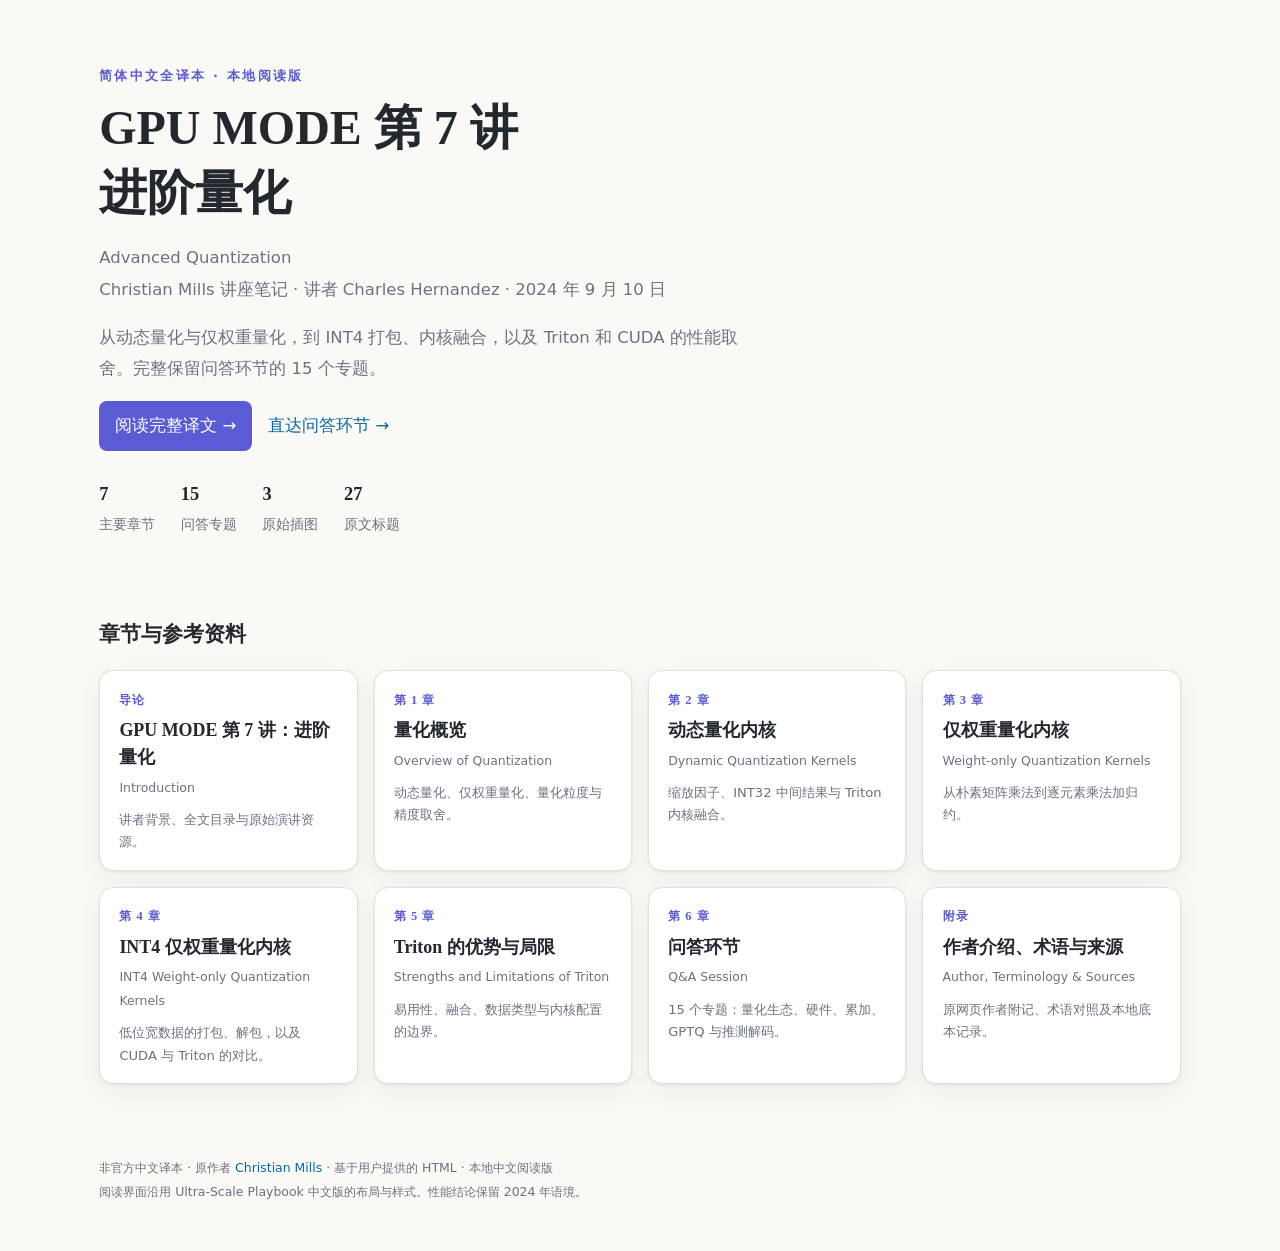
<file: webapp/index.html>
<!DOCTYPE html>
<html lang="zh-Hans"><head><meta charset="utf-8"><meta name="viewport" content="width=device-width, initial-scale=1">
<title>进阶量化 · GPU MODE — Triton 与 CUDA</title><link rel="icon" href="data:,">
<link rel="stylesheet" href="assets/style.css"></head>
<body><section class="hero"><div class="eyebrow">简体中文全译本 · 本地阅读版</div>
<h1>GPU MODE 第 7 讲<br>进阶量化</h1>
<p class="sub">Advanced Quantization<br>Christian Mills 讲座笔记 · 讲者 Charles Hernandez · 2024 年 9 月 10 日</p>
<p class="sub">从动态量化与仅权重量化，到 INT4 打包、内核融合，以及 Triton 和 CUDA 的性能取舍。完整保留问答环节的 15 个专题。</p>
<p class="reading-actions"><a class="primary-link" href="all.html">阅读完整译文 →</a><a href="chapters/ch06.html#qa-session">直达问答环节 →</a></p>
<div class="meta"><div><b>7</b>主要章节</div><div><b>15</b>问答专题</div><div><b>3</b>原始插图</div><div><b>27</b>原文标题</div></div></section>
<div class="grid-wrap"><h2>章节与参考资料</h2><div class="chapter-grid"><a class="card" href="chapters/ch00.html"><span class="no">导论</span><span class="zh">GPU MODE 第 7 讲：进阶量化</span><span class="en">Introduction</span><span class="desc">讲者背景、全文目录与原始演讲资源。</span></a>
<a class="card" href="chapters/ch01.html"><span class="no">第 1 章</span><span class="zh">量化概览</span><span class="en">Overview of Quantization</span><span class="desc">动态量化、仅权重量化、量化粒度与精度取舍。</span></a>
<a class="card" href="chapters/ch02.html"><span class="no">第 2 章</span><span class="zh">动态量化内核</span><span class="en">Dynamic Quantization Kernels</span><span class="desc">缩放因子、INT32 中间结果与 Triton 内核融合。</span></a>
<a class="card" href="chapters/ch03.html"><span class="no">第 3 章</span><span class="zh">仅权重量化内核</span><span class="en">Weight-only Quantization Kernels</span><span class="desc">从朴素矩阵乘法到逐元素乘法加归约。</span></a>
<a class="card" href="chapters/ch04.html"><span class="no">第 4 章</span><span class="zh">INT4 仅权重量化内核</span><span class="en">INT4 Weight-only Quantization Kernels</span><span class="desc">低位宽数据的打包、解包，以及 CUDA 与 Triton 的对比。</span></a>
<a class="card" href="chapters/ch05.html"><span class="no">第 5 章</span><span class="zh">Triton 的优势与局限</span><span class="en">Strengths and Limitations of Triton</span><span class="desc">易用性、融合、数据类型与内核配置的边界。</span></a>
<a class="card" href="chapters/ch06.html"><span class="no">第 6 章</span><span class="zh">问答环节</span><span class="en">Q&A Session</span><span class="desc">15 个专题：量化生态、硬件、累加、GPTQ 与推测解码。</span></a>
<a class="card" href="chapters/references.html"><span class="no">附录</span><span class="zh">作者介绍、术语与来源</span><span class="en">Author, Terminology & Sources</span><span class="desc">原网页作者附记、术语对照及本地底本记录。</span></a></div></div>
<footer class="foot">非官方中文译本 · 原作者 <a href="https://christianjmills.com/posts/cuda-mode-notes/lecture-007/">Christian Mills</a> · 基于用户提供的 HTML · 本地中文阅读版<br>阅读界面沿用 Ultra-Scale Playbook 中文版的布局与样式。性能结论保留 2024 年语境。</footer>
</body></html>
</file>
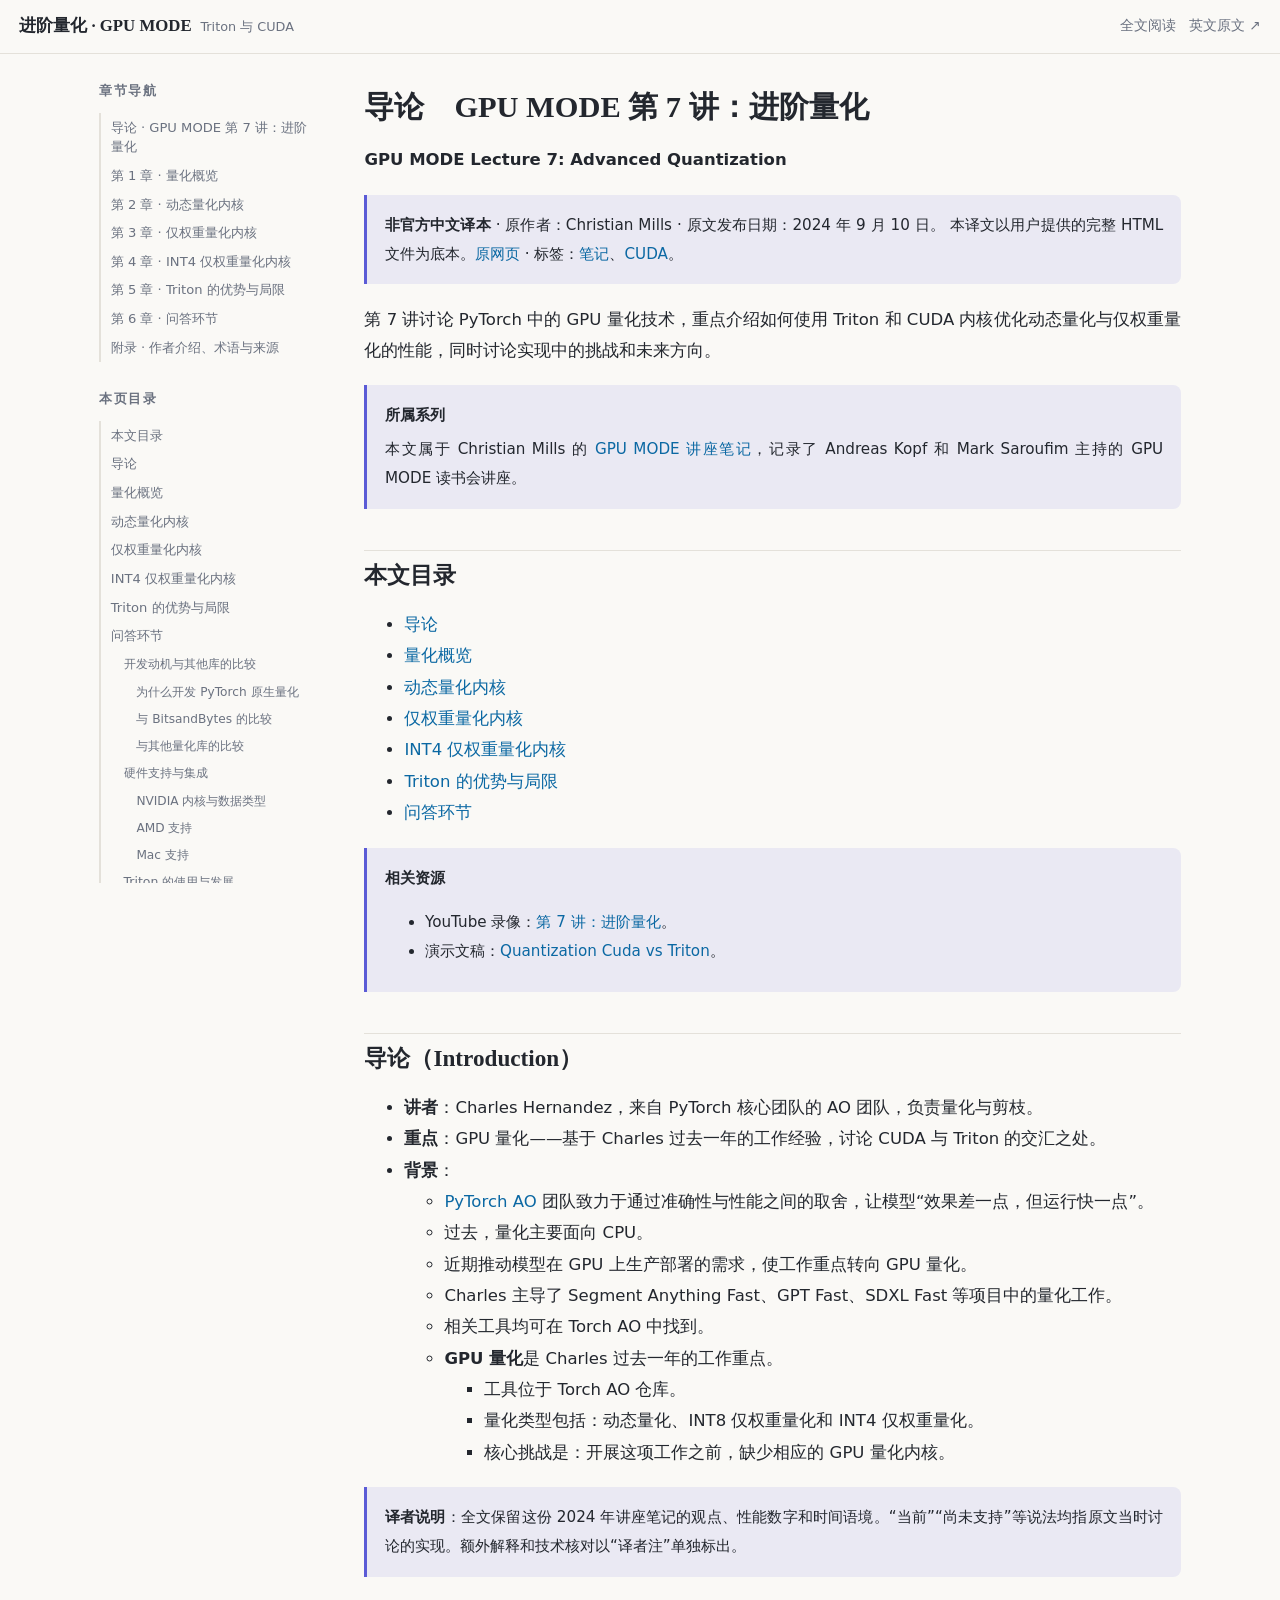
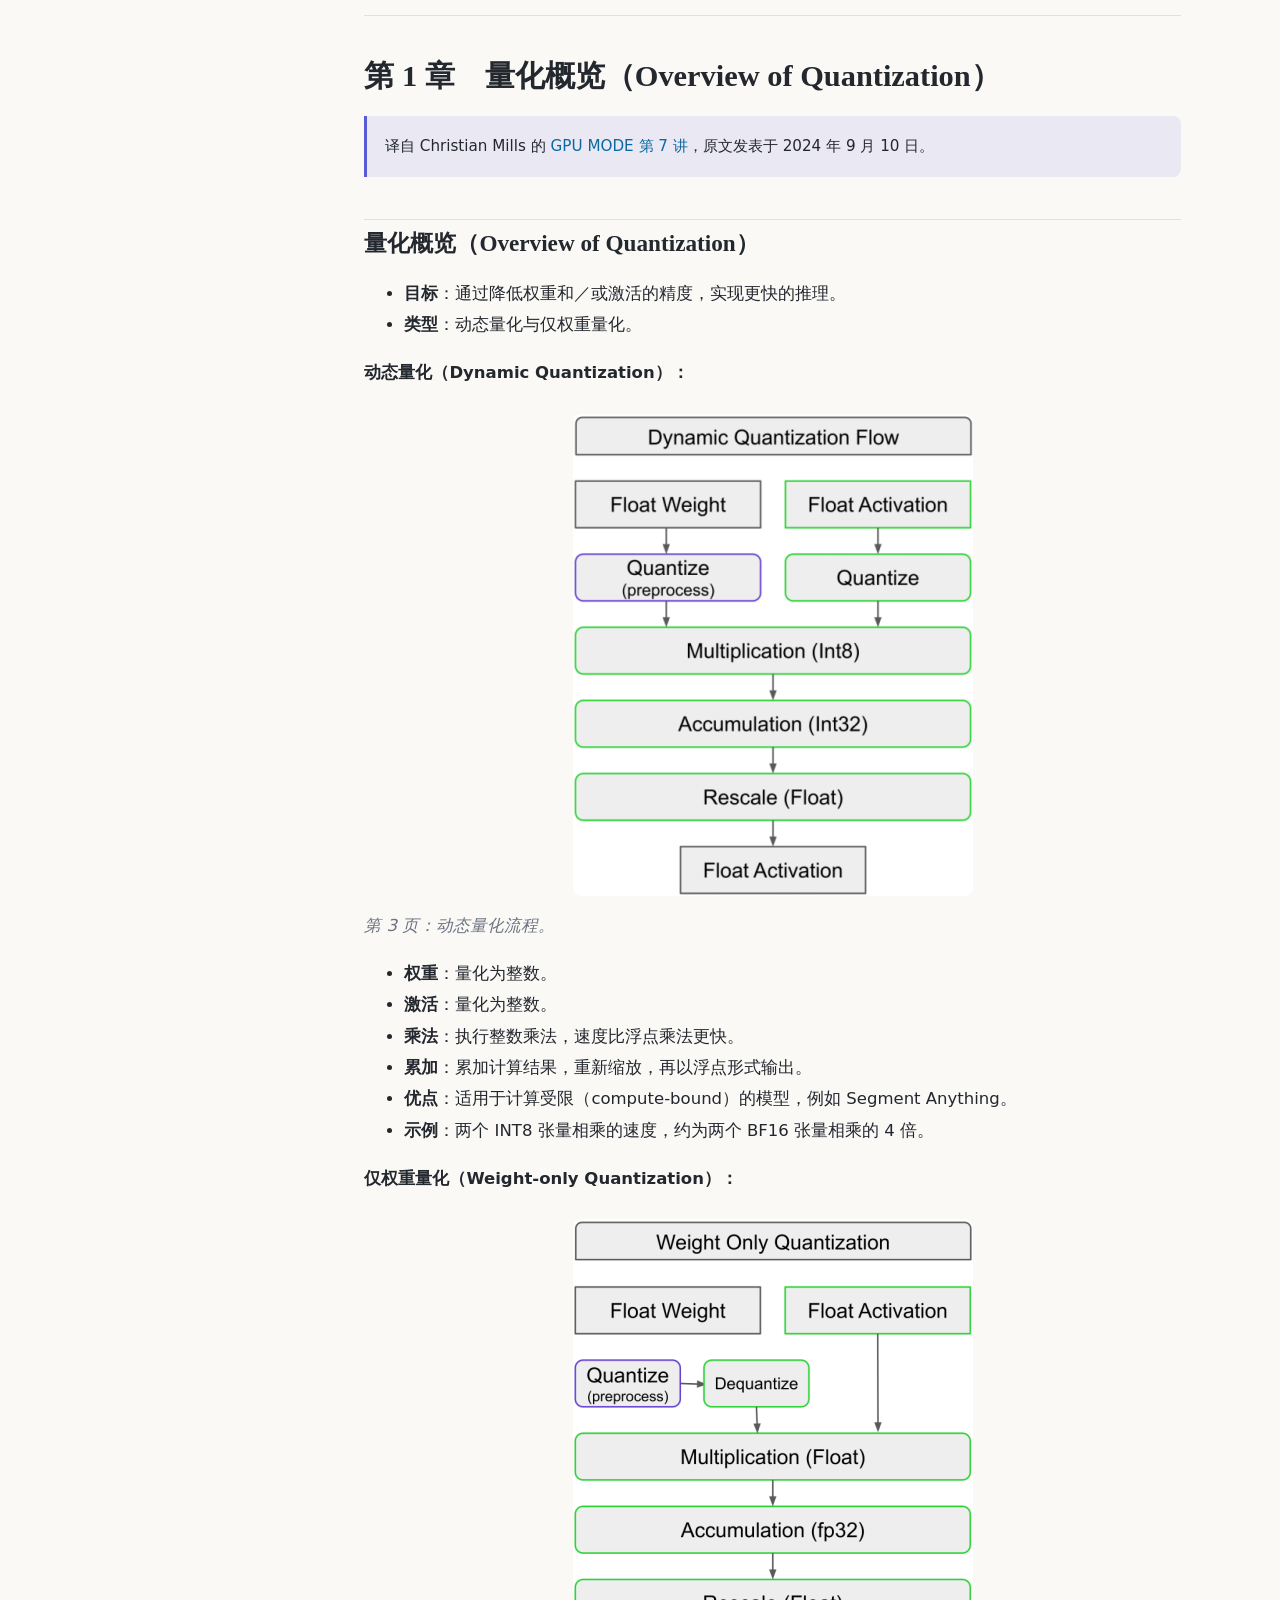
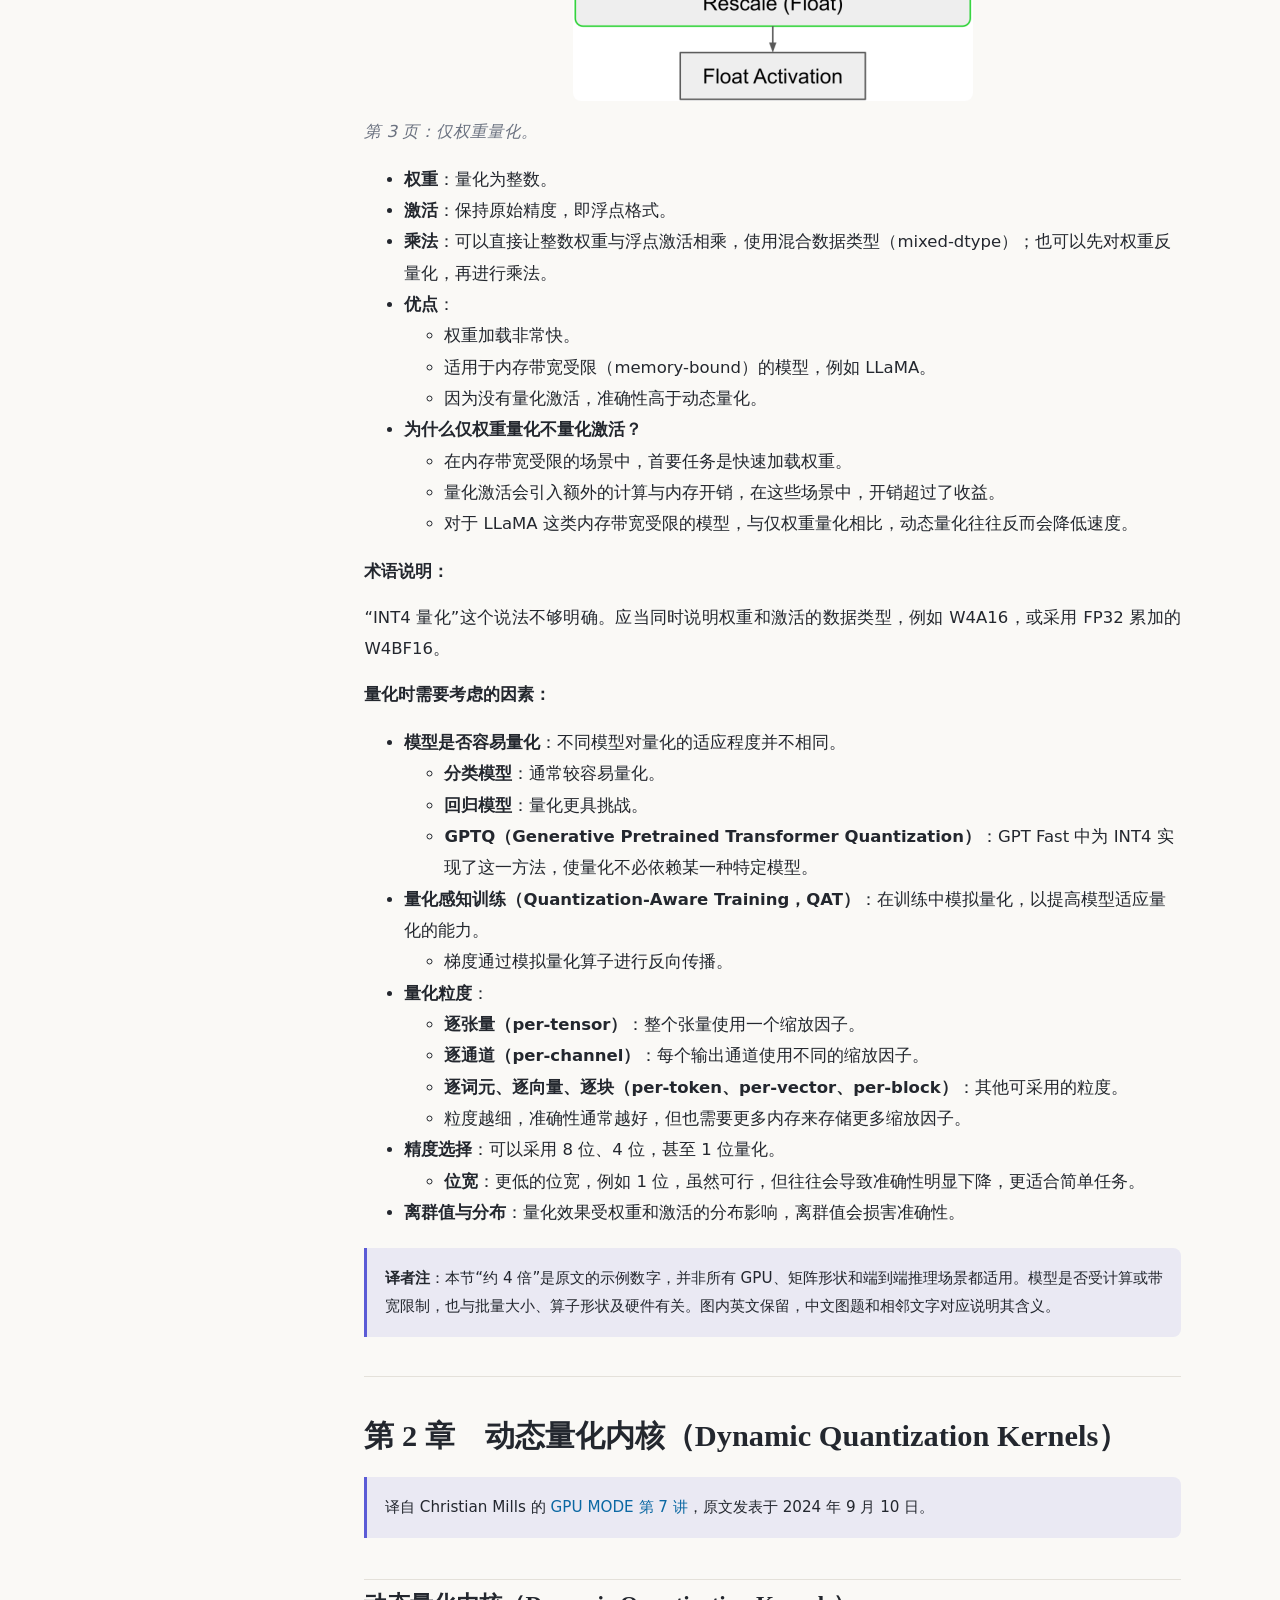
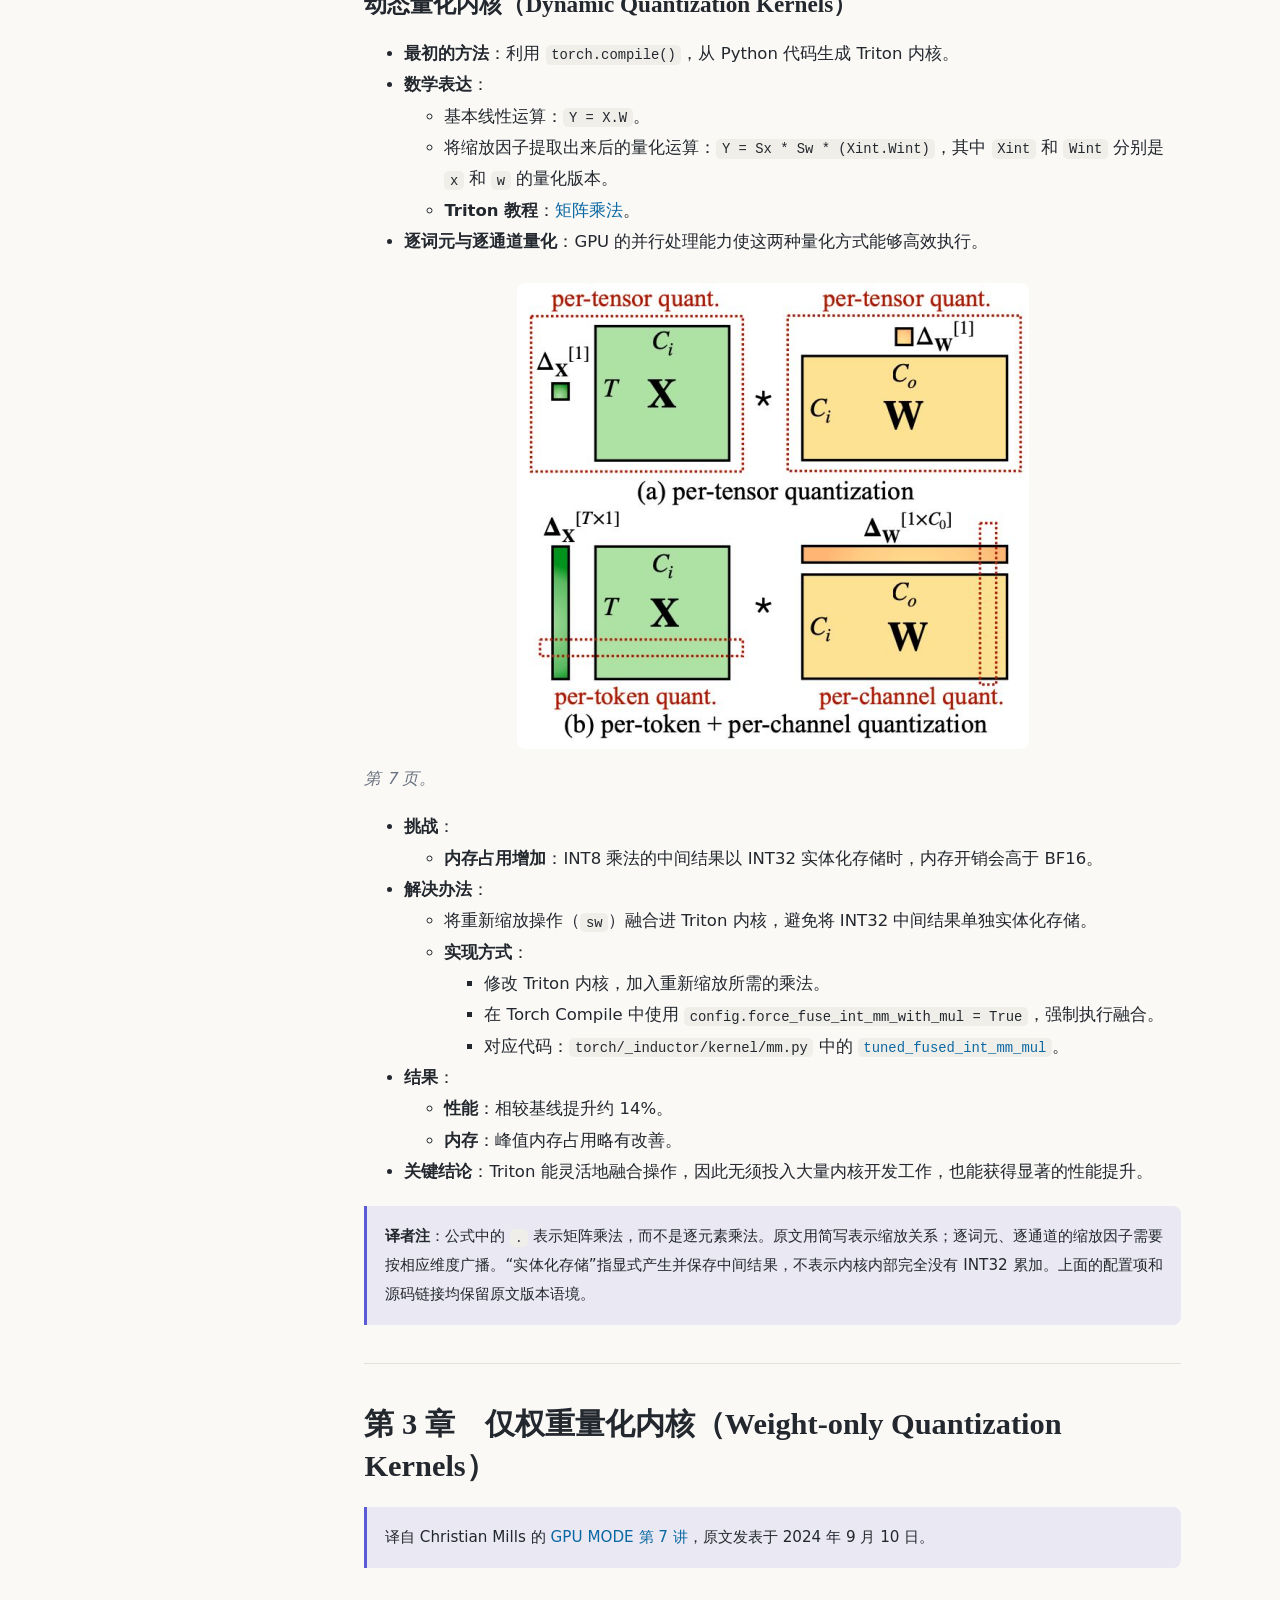
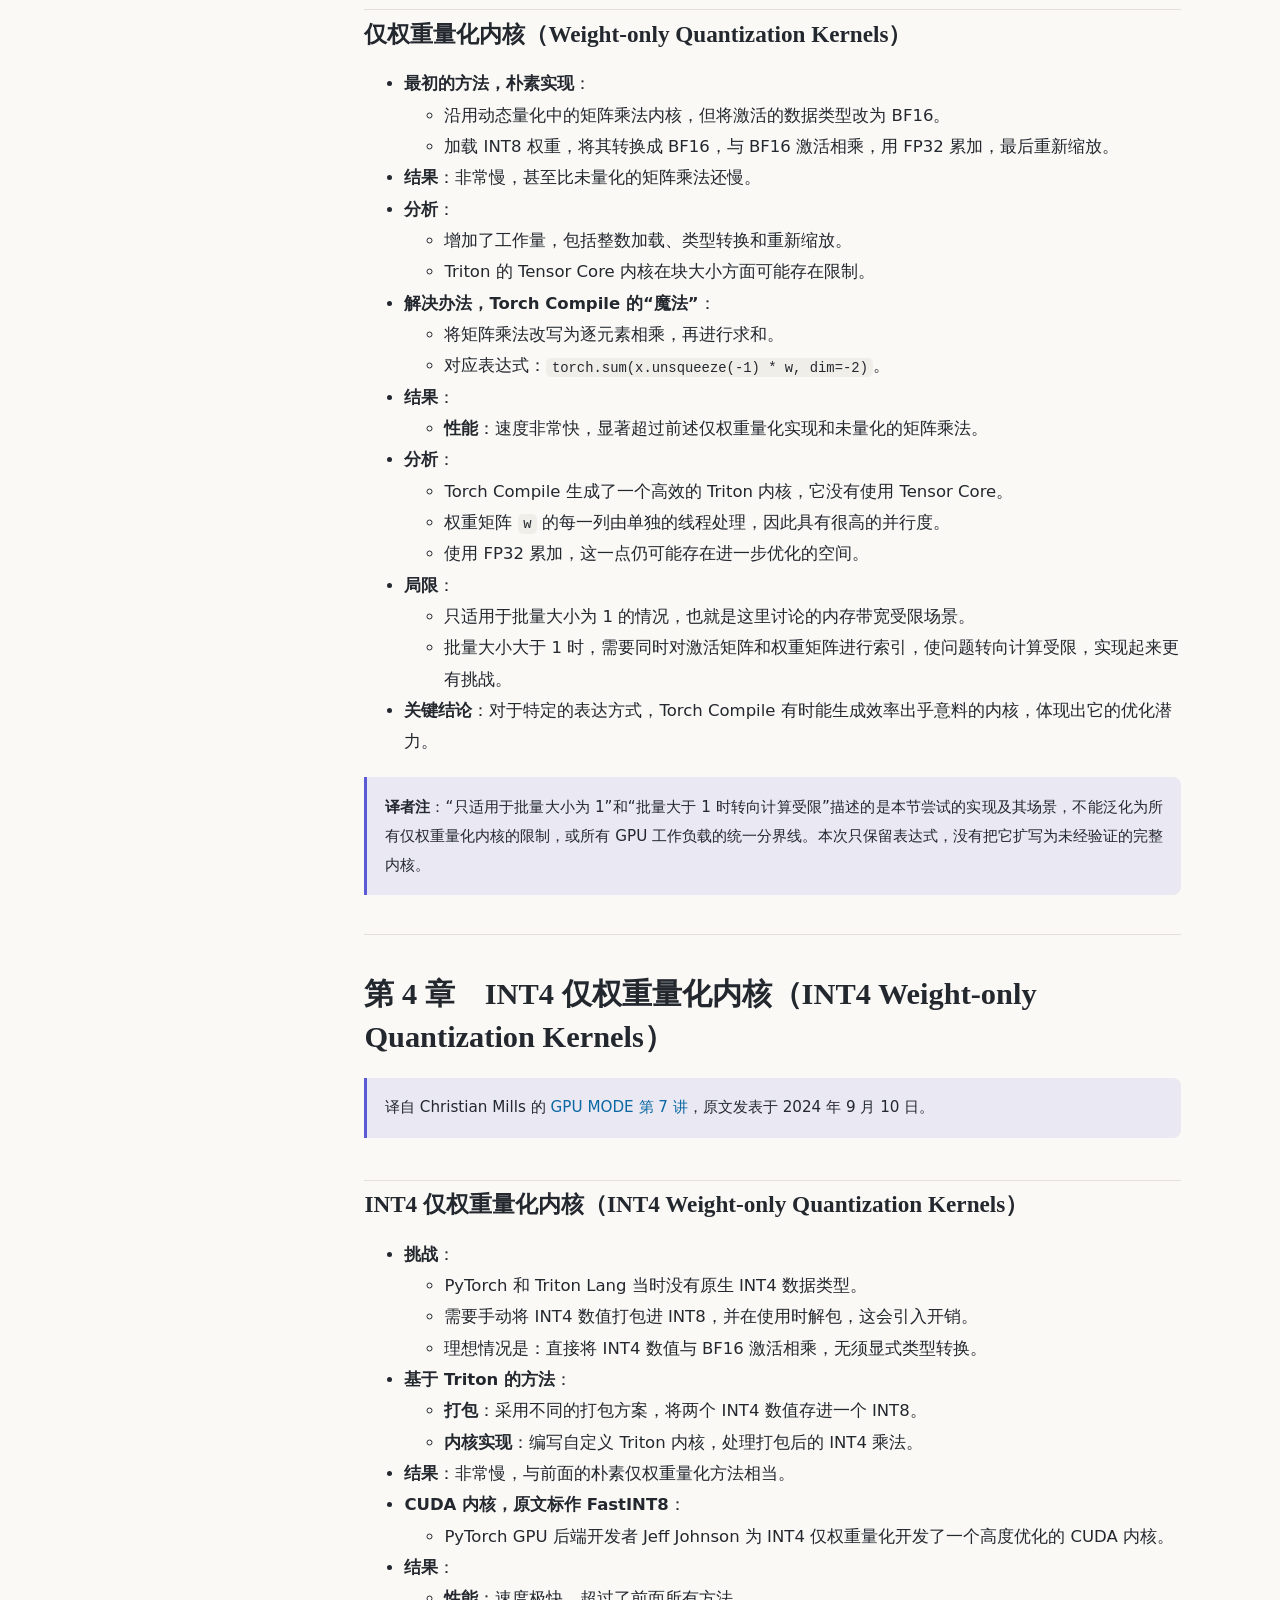
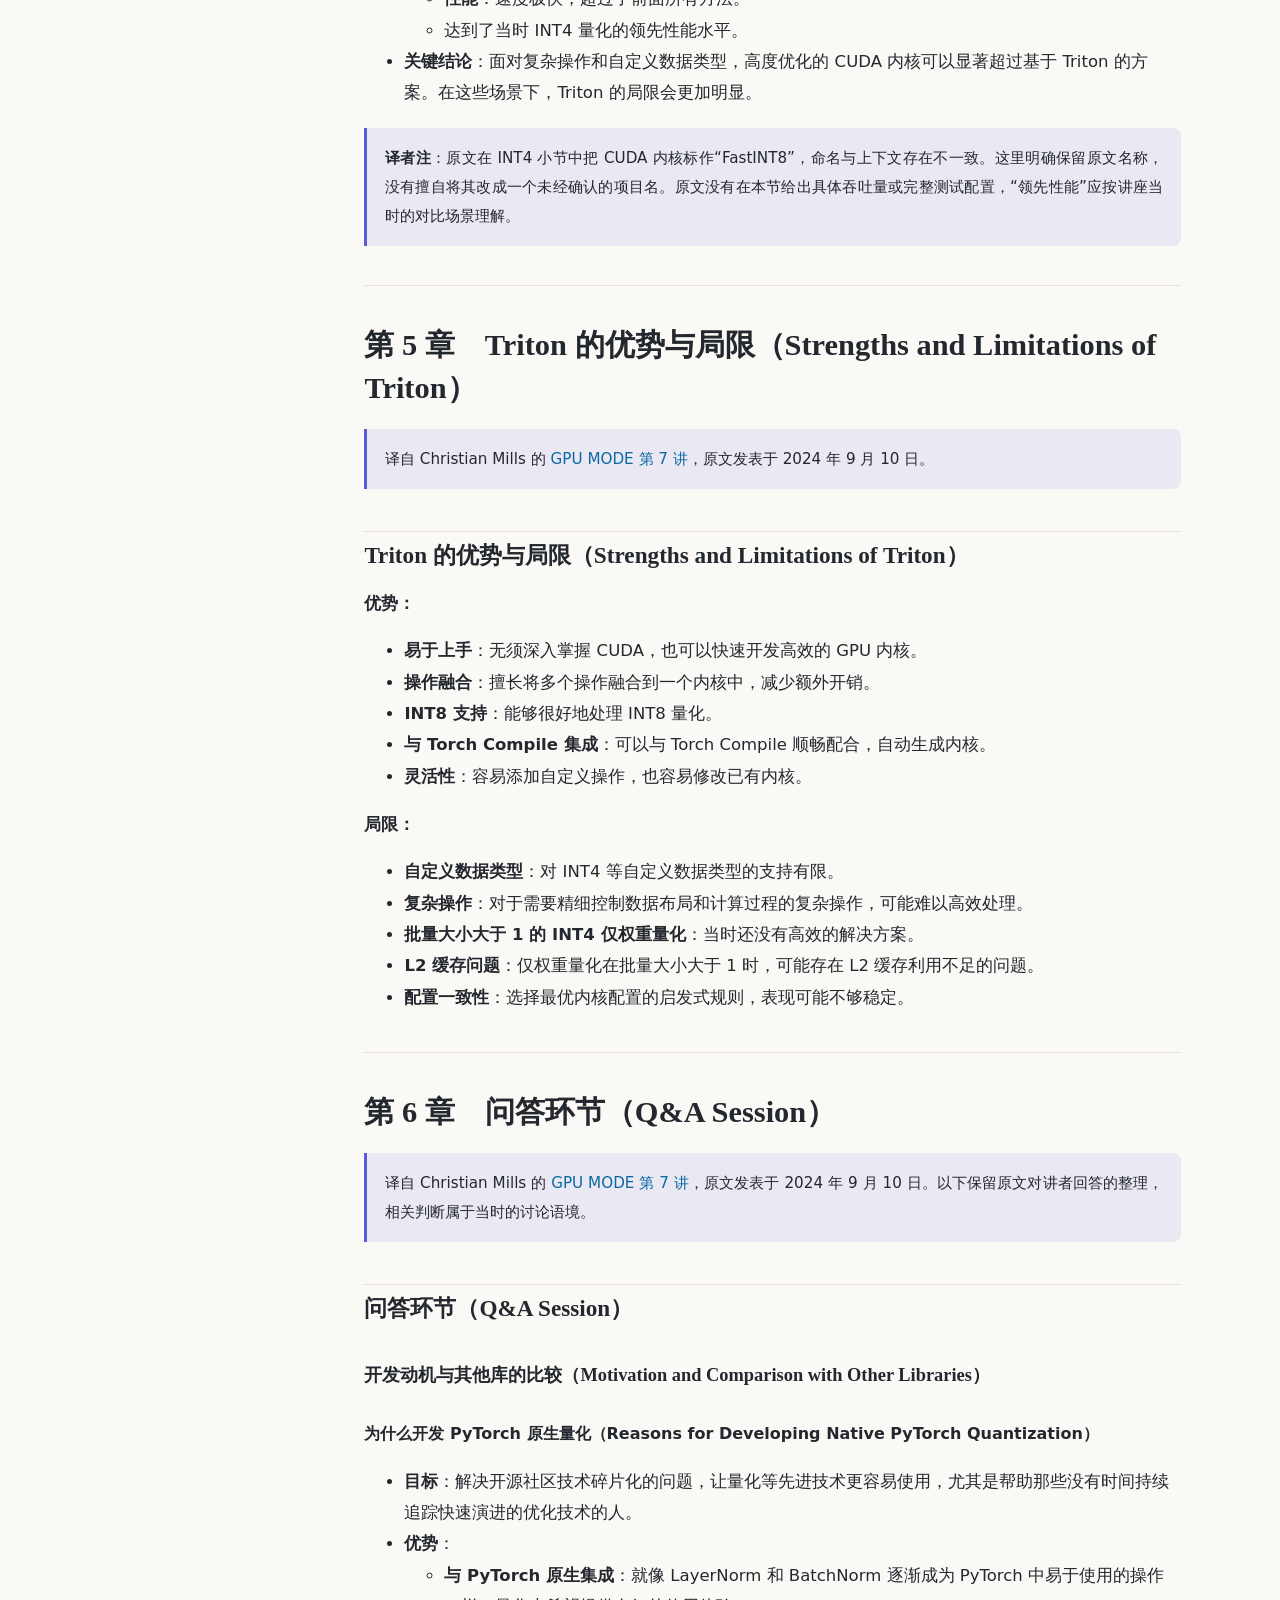
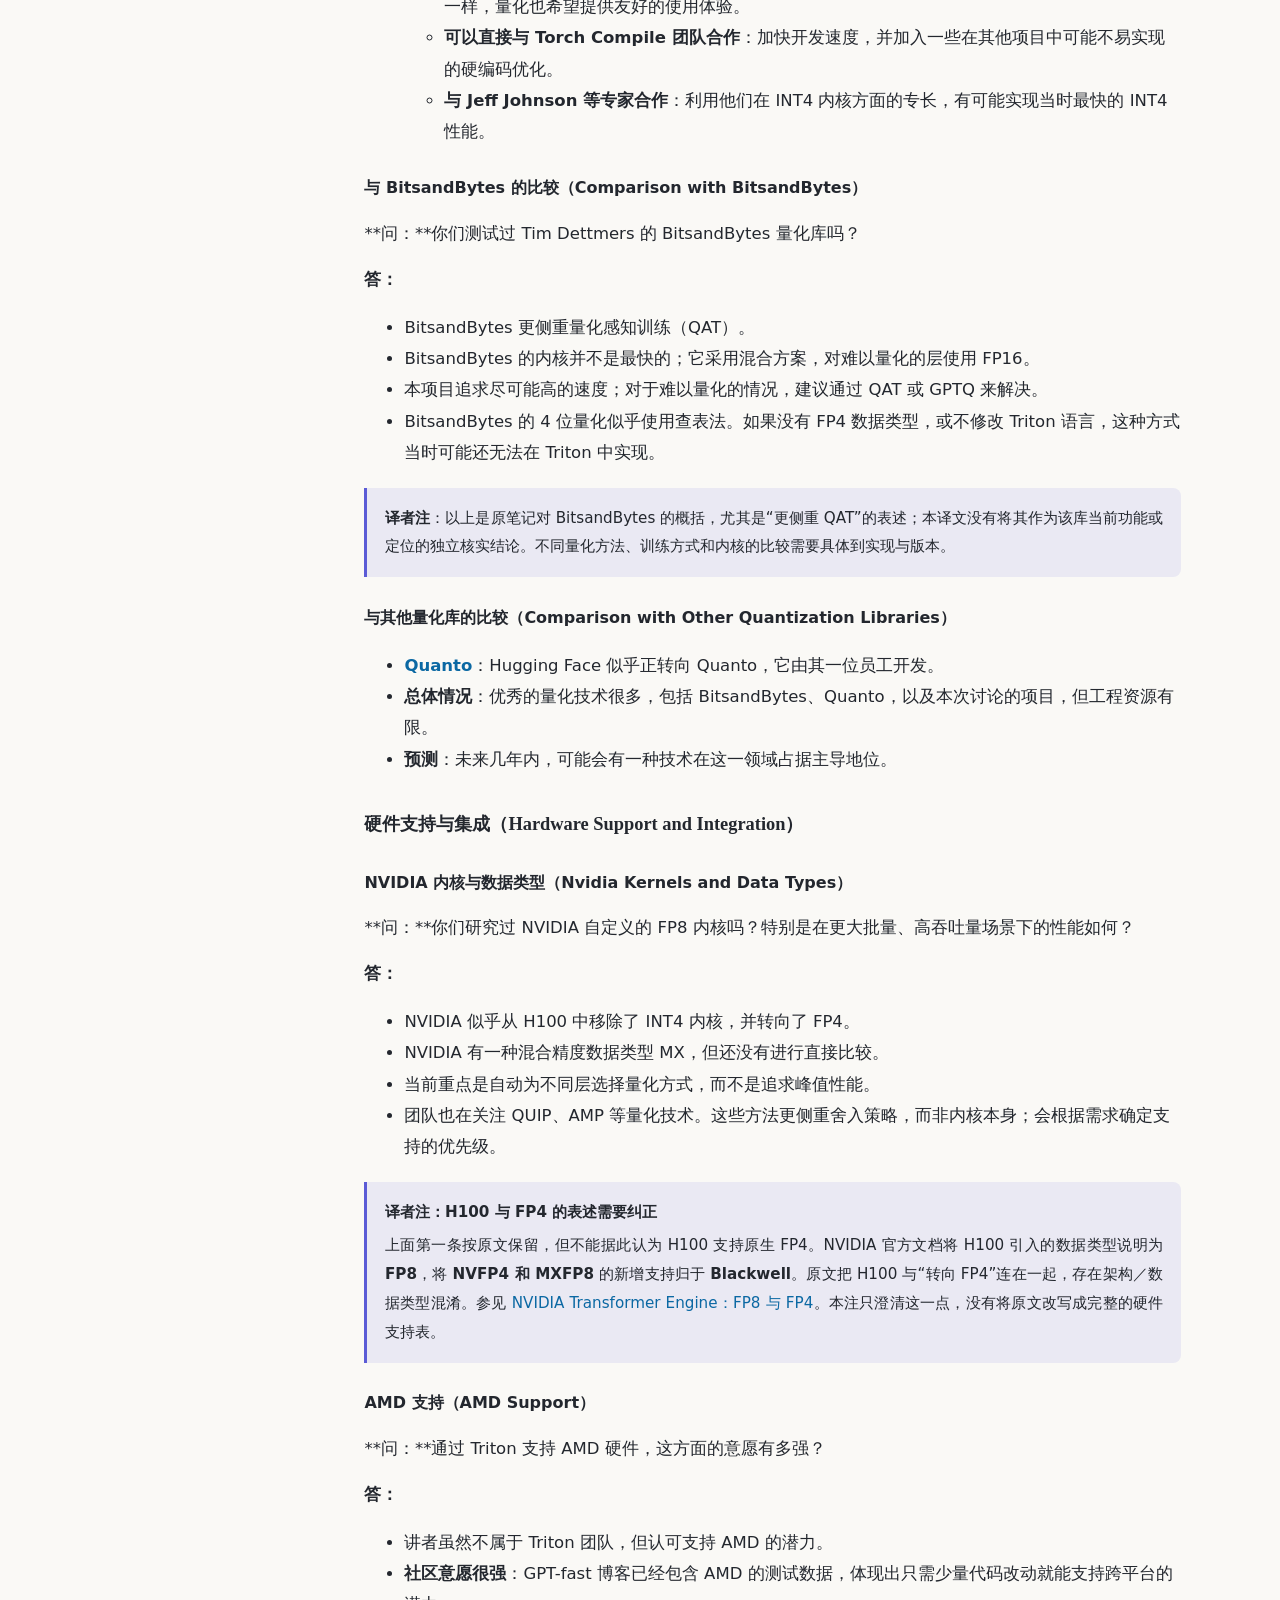
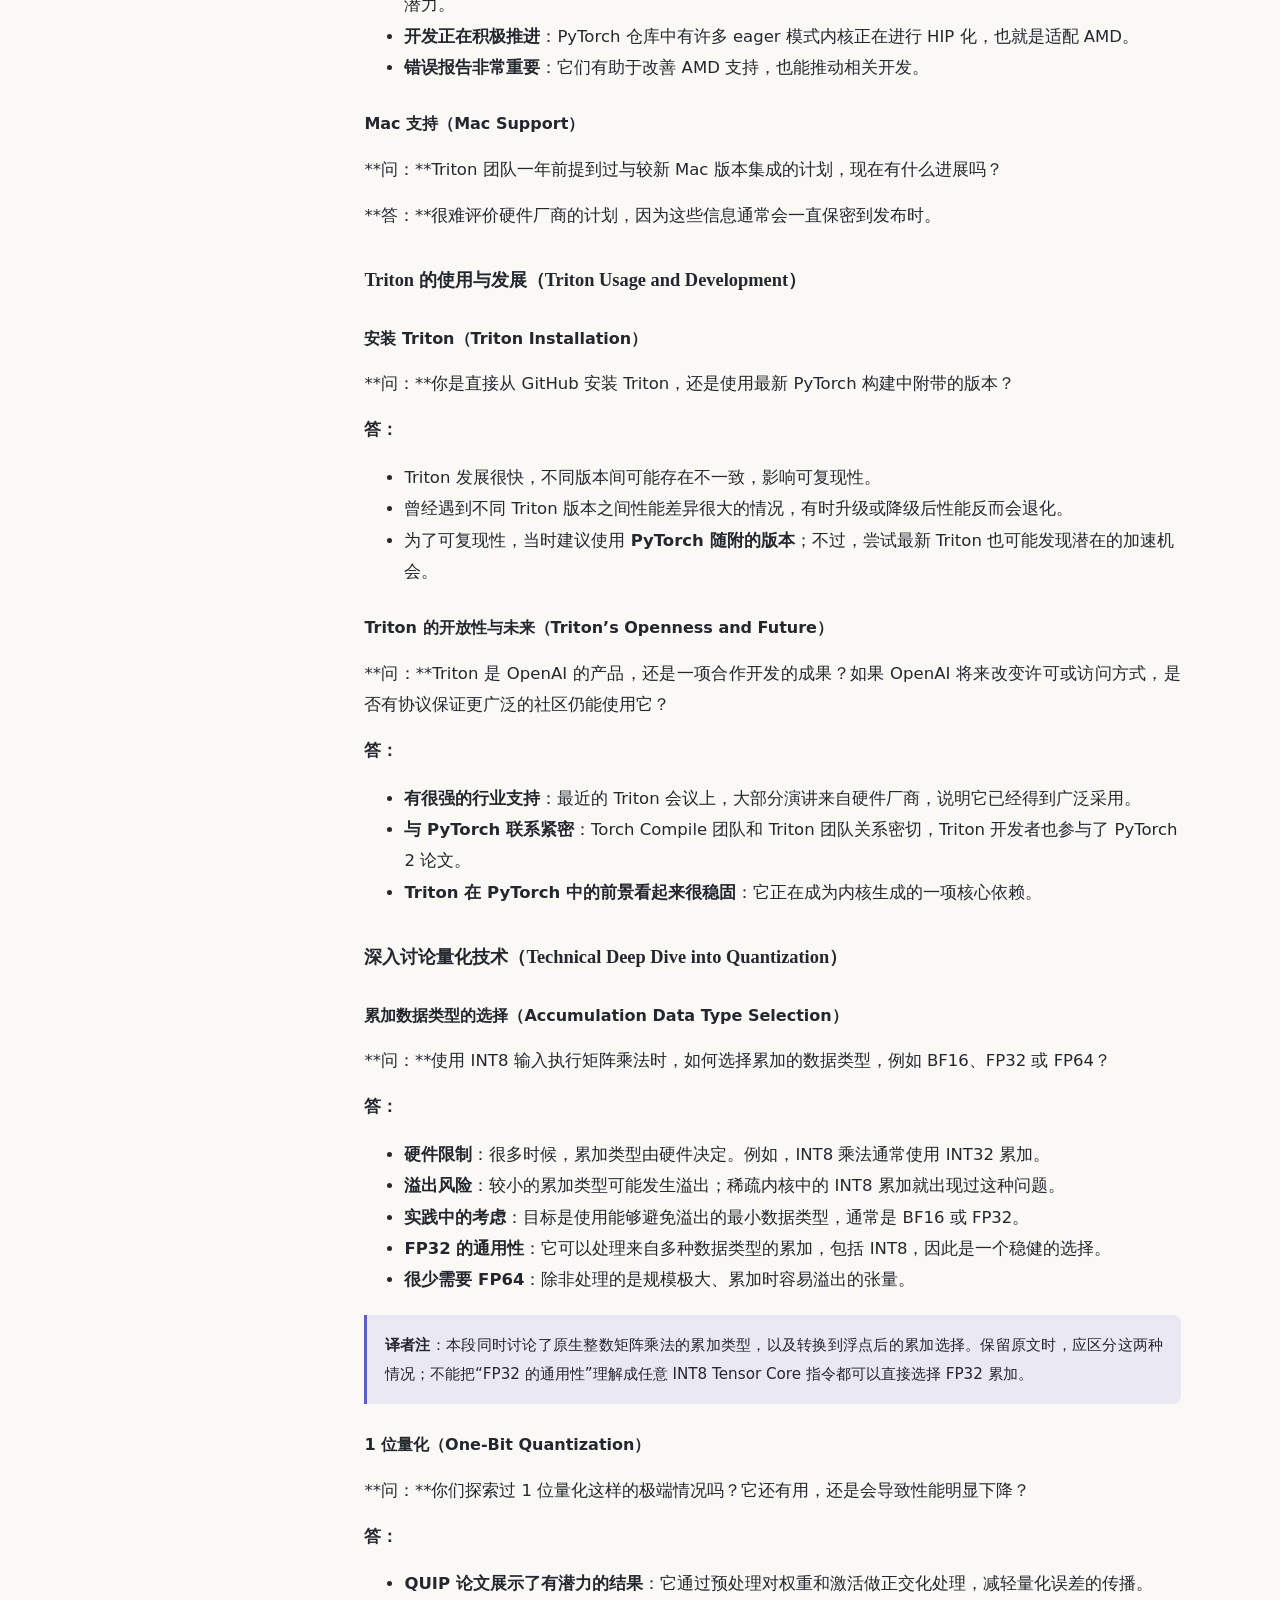
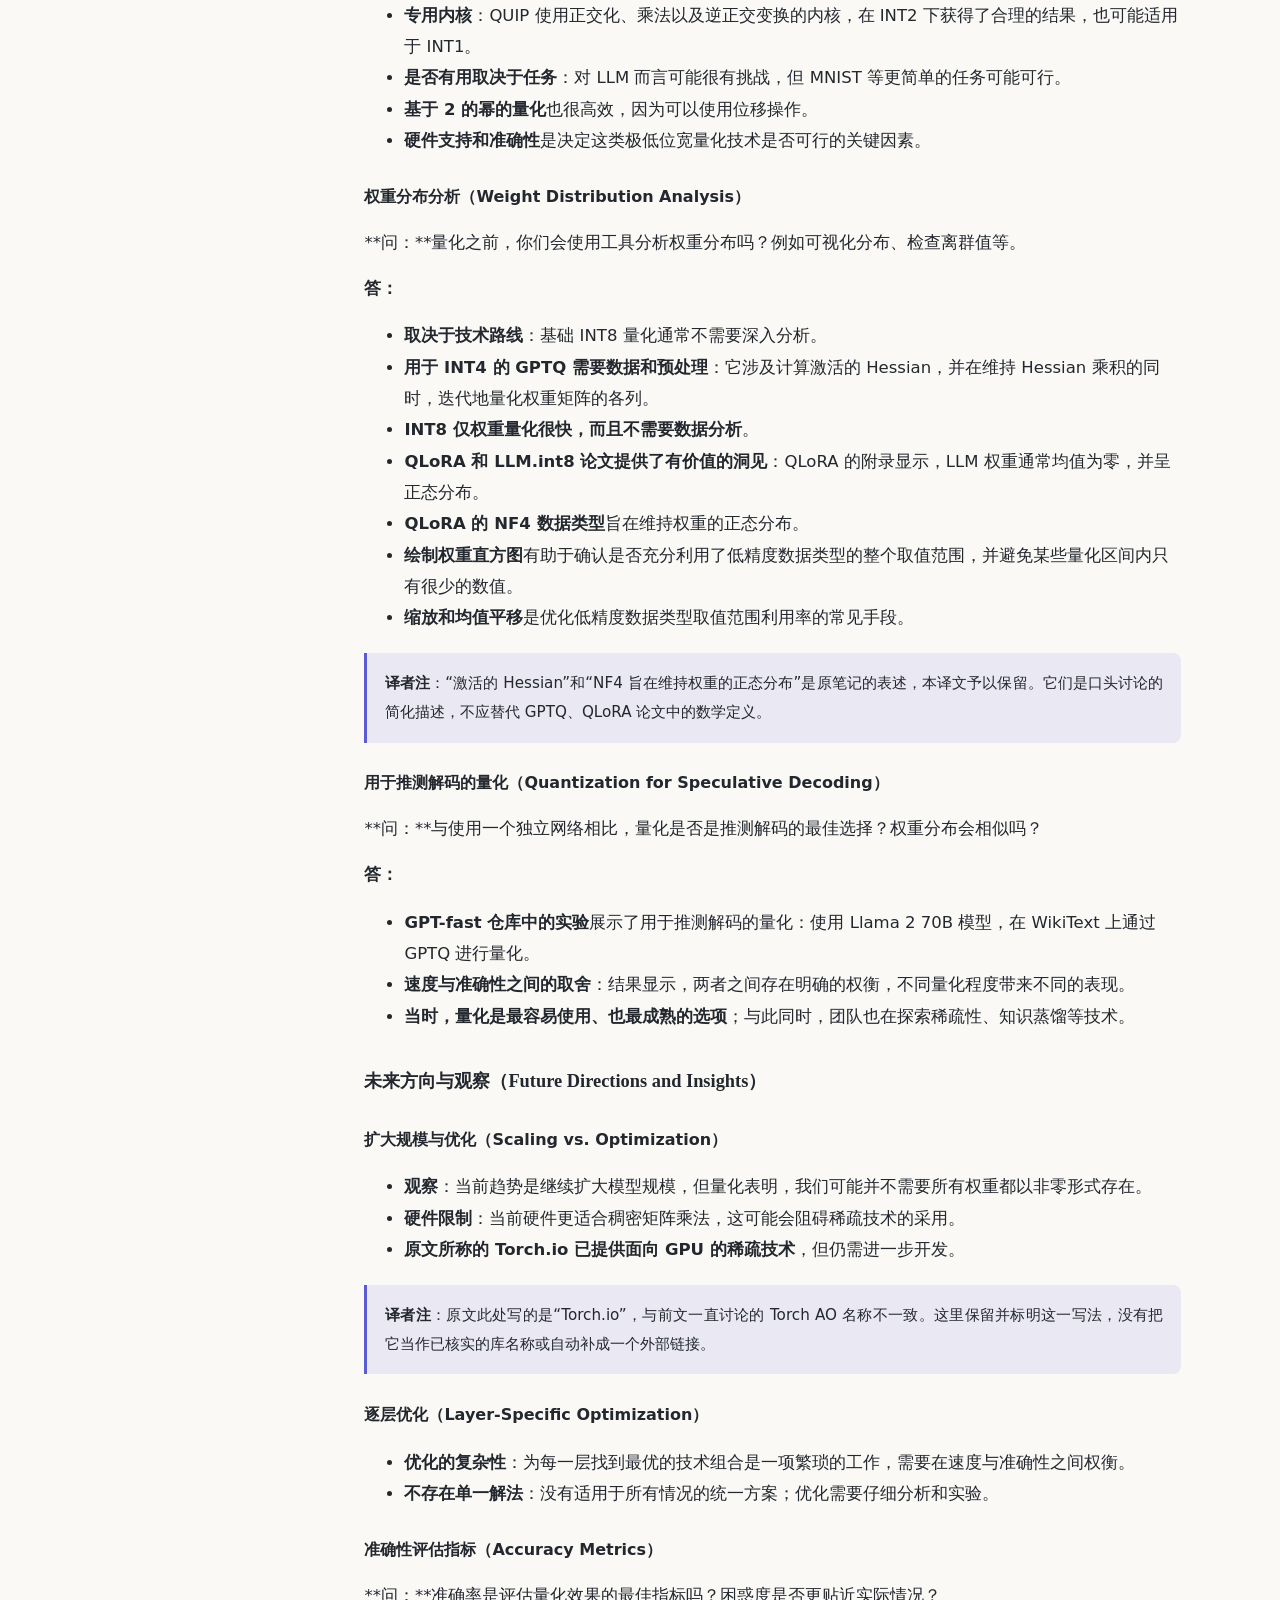
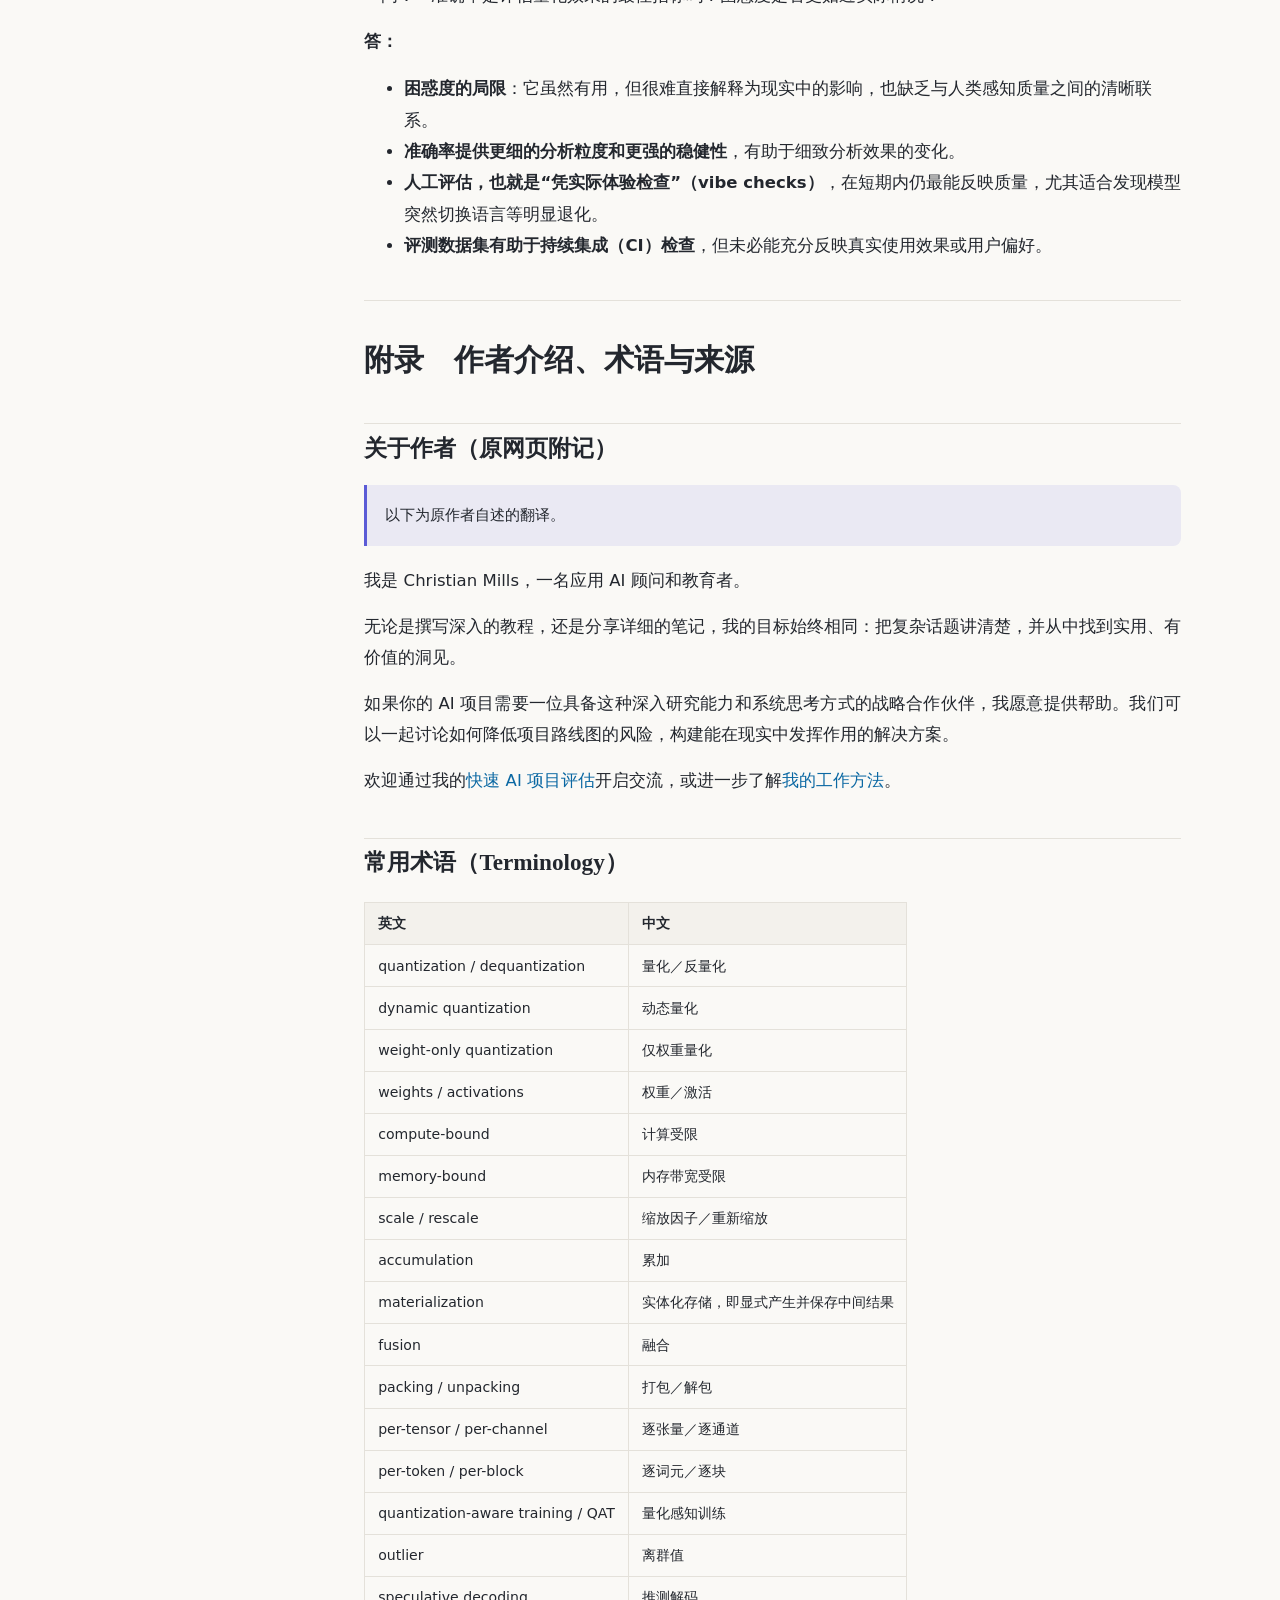
<file: webapp/all.html>
<!DOCTYPE html>
<html lang="zh-Hans">
<head><meta charset="utf-8"><meta name="viewport" content="width=device-width, initial-scale=1">
<title>完整译文 — 进阶量化 · GPU MODE</title>
<link rel="icon" href="data:,">
<link rel="stylesheet" href="assets/style.css"></head>
<body>
<header class="topbar"><a class="brand" href="index.html">进阶量化 · GPU MODE<span>Triton 与 CUDA</span></a>
<nav class="chapnav"><a href="all.html">全文阅读</a><a href="https://christianjmills.com/posts/cuda-mode-notes/lecture-007/">英文原文 ↗</a></nav></header>
<div class="layout"><aside class="sidebar"><nav class="toc" id="toc"><h2>章节导航</h2>
<ol class="book-toc"><li><a href="chapters/ch00.html">导论 · GPU MODE 第 7 讲：进阶量化</a></li><li><a href="chapters/ch01.html">第 1 章 · 量化概览</a></li><li><a href="chapters/ch02.html">第 2 章 · 动态量化内核</a></li><li><a href="chapters/ch03.html">第 3 章 · 仅权重量化内核</a></li><li><a href="chapters/ch04.html">第 4 章 · INT4 仅权重量化内核</a></li><li><a href="chapters/ch05.html">第 5 章 · Triton 的优势与局限</a></li><li><a href="chapters/ch06.html">第 6 章 · 问答环节</a></li><li><a href="chapters/references.html">附录 · 作者介绍、术语与来源</a></li></ol><h2>本页目录</h2></nav></aside>
<main class="main"><article id="content" class="prose"></article>
<noscript>此页需要 JavaScript 排版。也可直接阅读目录中的完整译文 Markdown 文件。</noscript>
<nav class="pager"></nav>
<footer class="pagefoot">原作者 Christian Mills · 2024-09-10 · 非官方中文译本 ·
依据用户提供的 HTML 制作 · 保留原文署名与权利说明</footer></main></div>
<script type="application/json" id="chapter-data">"# 导论　GPU MODE 第 7 讲：进阶量化\n\n**GPU MODE Lecture 7: Advanced Quantization**\n\n> **非官方中文译本** · 原作者：Christian Mills · 原文发布日期：2024 年 9 月 10 日。\n> 本译文以用户提供的完整 HTML 文件为底本。[原网页](https://christianjmills.com/posts/cuda-mode-notes/lecture-007/) · 标签：[笔记](https://christianjmills.com/blog.html#category=notes)、[CUDA](https://christianjmills.com/blog.html#category=cuda)。\n\n第 7 讲讨论 PyTorch 中的 GPU 量化技术，重点介绍如何使用 Triton 和 CUDA 内核优化动态量化与仅权重量化的性能，同时讨论实现中的挑战和未来方向。\n\n> **所属系列**\n>\n> 本文属于 Christian Mills 的 [GPU MODE 讲座笔记](https://christianjmills.com/series/notes/cuda-mode-notes.html)，记录了 Andreas Kopf 和 Mark Saroufim 主持的 GPU MODE 读书会讲座。\n\n\u003ca id=\"contents\">\u003c/a>\n\n## 本文目录\n\n- [导论](#introduction)\n- [量化概览](#overview-of-quantization)\n- [动态量化内核](#dynamic-quantization-kernels)\n- [仅权重量化内核](#weight-only-quantization-kernels)\n- [INT4 仅权重量化内核](#int4-weight-only-quantization-kernels)\n- [Triton 的优势与局限](#strengths-and-limitations-of-triton)\n- [问答环节](#qa-session)\n\n> **相关资源**\n>\n> - YouTube 录像：[第 7 讲：进阶量化](https://www.youtube.com/watch?v=1u9xUK3G4VM)。\n> - 演示文稿：[Quantization Cuda vs Triton](https://www.dropbox.com/scl/fi/hzfx1l267m8gwyhcjvfk4/Quantization-Cuda-vs-Triton.pdf?rlkey=s4j64ivi2kpp2l0uq8xjdwbab&e=1&dl=0)。\n\n\u003ca id=\"introduction\">\u003c/a>\n\n## 导论（Introduction）\n\n- **讲者**：Charles Hernandez，来自 PyTorch 核心团队的 AO 团队，负责量化与剪枝。\n- **重点**：GPU 量化——基于 Charles 过去一年的工作经验，讨论 CUDA 与 Triton 的交汇之处。\n- **背景**：\n  - [PyTorch AO](https://github.com/pytorch/ao) 团队致力于通过准确性与性能之间的取舍，让模型“效果差一点，但运行快一点”。\n  - 过去，量化主要面向 CPU。\n  - 近期推动模型在 GPU 上生产部署的需求，使工作重点转向 GPU 量化。\n  - Charles 主导了 Segment Anything Fast、GPT Fast、SDXL Fast 等项目中的量化工作。\n  - 相关工具均可在 Torch AO 中找到。\n  - **GPU 量化**是 Charles 过去一年的工作重点。\n    - 工具位于 Torch AO 仓库。\n    - 量化类型包括：动态量化、INT8 仅权重量化和 INT4 仅权重量化。\n    - 核心挑战是：开展这项工作之前，缺少相应的 GPU 量化内核。\n\n> **译者说明**：全文保留这份 2024 年讲座笔记的观点、性能数字和时间语境。“当前”“尚未支持”等说法均指原文当时讨论的实现。额外解释和技术核对以“译者注”单独标出。\n\n\n---\n\n# 第 1 章　量化概览（Overview of Quantization）\n\n> 译自 Christian Mills 的 [GPU MODE 第 7 讲](https://christianjmills.com/posts/cuda-mode-notes/lecture-007/#overview-of-quantization)，原文发表于 2024 年 9 月 10 日。\n\n\u003ca id=\"overview-of-quantization\">\u003c/a>\n\n## 量化概览（Overview of Quantization）\n\n- **目标**：通过降低权重和／或激活的精度，实现更快的推理。\n- **类型**：动态量化与仅权重量化。\n\n**动态量化（Dynamic Quantization）：**\n\n![第 3 页：动态量化流程](assets/images/dynamic-quantization-flow.png)\n\n*第 3 页：动态量化流程。*\n\n- **权重**：量化为整数。\n- **激活**：量化为整数。\n- **乘法**：执行整数乘法，速度比浮点乘法更快。\n- **累加**：累加计算结果，重新缩放，再以浮点形式输出。\n- **优点**：适用于计算受限（compute-bound）的模型，例如 Segment Anything。\n- **示例**：两个 INT8 张量相乘的速度，约为两个 BF16 张量相乘的 4 倍。\n\n**仅权重量化（Weight-only Quantization）：**\n\n![第 3 页：仅权重量化](assets/images/weight-only-quantization-flow.png)\n\n*第 3 页：仅权重量化。*\n\n- **权重**：量化为整数。\n- **激活**：保持原始精度，即浮点格式。\n- **乘法**：可以直接让整数权重与浮点激活相乘，使用混合数据类型（mixed-dtype）；也可以先对权重反量化，再进行乘法。\n- **优点**：\n  - 权重加载非常快。\n  - 适用于内存带宽受限（memory-bound）的模型，例如 LLaMA。\n  - 因为没有量化激活，准确性高于动态量化。\n- **为什么仅权重量化不量化激活？**\n  - 在内存带宽受限的场景中，首要任务是快速加载权重。\n  - 量化激活会引入额外的计算与内存开销，在这些场景中，开销超过了收益。\n  - 对于 LLaMA 这类内存带宽受限的模型，与仅权重量化相比，动态量化往往反而会降低速度。\n\n**术语说明：**\n\n“INT4 量化”这个说法不够明确。应当同时说明权重和激活的数据类型，例如 W4A16，或采用 FP32 累加的 W4BF16。\n\n**量化时需要考虑的因素：**\n\n- **模型是否容易量化**：不同模型对量化的适应程度并不相同。\n  - **分类模型**：通常较容易量化。\n  - **回归模型**：量化更具挑战。\n  - **GPTQ（Generative Pretrained Transformer Quantization）**：GPT Fast 中为 INT4 实现了这一方法，使量化不必依赖某一种特定模型。\n- **量化感知训练（Quantization-Aware Training，QAT）**：在训练中模拟量化，以提高模型适应量化的能力。\n  - 梯度通过模拟量化算子进行反向传播。\n- **量化粒度**：\n  - **逐张量（per-tensor）**：整个张量使用一个缩放因子。\n  - **逐通道（per-channel）**：每个输出通道使用不同的缩放因子。\n  - **逐词元、逐向量、逐块（per-token、per-vector、per-block）**：其他可采用的粒度。\n  - 粒度越细，准确性通常越好，但也需要更多内存来存储更多缩放因子。\n- **精度选择**：可以采用 8 位、4 位，甚至 1 位量化。\n  - **位宽**：更低的位宽，例如 1 位，虽然可行，但往往会导致准确性明显下降，更适合简单任务。\n- **离群值与分布**：量化效果受权重和激活的分布影响，离群值会损害准确性。\n\n> **译者注**：本节“约 4 倍”是原文的示例数字，并非所有 GPU、矩阵形状和端到端推理场景都适用。模型是否受计算或带宽限制，也与批量大小、算子形状及硬件有关。图内英文保留，中文图题和相邻文字对应说明其含义。\n\n\n---\n\n# 第 2 章　动态量化内核（Dynamic Quantization Kernels）\n\n> 译自 Christian Mills 的 [GPU MODE 第 7 讲](https://christianjmills.com/posts/cuda-mode-notes/lecture-007/#dynamic-quantization-kernels)，原文发表于 2024 年 9 月 10 日。\n\n\u003ca id=\"dynamic-quantization-kernels\">\u003c/a>\n\n## 动态量化内核（Dynamic Quantization Kernels）\n\n- **最初的方法**：利用 `torch.compile()`，从 Python 代码生成 Triton 内核。\n- **数学表达**：\n  - 基本线性运算：`Y = X.W`。\n  - 将缩放因子提取出来后的量化运算：`Y = Sx * Sw * (Xint.Wint)`，其中 `Xint` 和 `Wint` 分别是 `x` 和 `w` 的量化版本。\n  - **Triton 教程**：[矩阵乘法](https://triton-lang.org/main/getting-started/tutorials/03-matrix-multiplication.html)。\n- **逐词元与逐通道量化**：GPU 的并行处理能力使这两种量化方式能够高效执行。\n\n![第 7 页：逐词元、逐通道量化与缩放计算](assets/images/dynamic-quantization-slide-7.png)\n\n*第 7 页。*\n\n- **挑战**：\n  - **内存占用增加**：INT8 乘法的中间结果以 INT32 实体化存储时，内存开销会高于 BF16。\n- **解决办法**：\n  - 将重新缩放操作（`sw`）融合进 Triton 内核，避免将 INT32 中间结果单独实体化存储。\n  - **实现方式**：\n    - 修改 Triton 内核，加入重新缩放所需的乘法。\n    - 在 Torch Compile 中使用 `config.force_fuse_int_mm_with_mul = True`，强制执行融合。\n    - 对应代码：`torch/_inductor/kernel/mm.py` 中的 [`tuned_fused_int_mm_mul`](https://github.com/pytorch/pytorch/blob/26e5572dd24acd69b08eb94577f8796a480c9fe0/torch/_inductor/kernel/mm.py#L757)。\n- **结果**：\n  - **性能**：相较基线提升约 14%。\n  - **内存**：峰值内存占用略有改善。\n- **关键结论**：Triton 能灵活地融合操作，因此无须投入大量内核开发工作，也能获得显著的性能提升。\n\n> **译者注**：公式中的 `.` 表示矩阵乘法，而不是逐元素乘法。原文用简写表示缩放关系；逐词元、逐通道的缩放因子需要按相应维度广播。“实体化存储”指显式产生并保存中间结果，不表示内核内部完全没有 INT32 累加。上面的配置项和源码链接均保留原文版本语境。\n\n\n---\n\n# 第 3 章　仅权重量化内核（Weight-only Quantization Kernels）\n\n> 译自 Christian Mills 的 [GPU MODE 第 7 讲](https://christianjmills.com/posts/cuda-mode-notes/lecture-007/#weight-only-quantization-kernels)，原文发表于 2024 年 9 月 10 日。\n\n\u003ca id=\"weight-only-quantization-kernels\">\u003c/a>\n\n## 仅权重量化内核（Weight-only Quantization Kernels）\n\n- **最初的方法，朴素实现**：\n  - 沿用动态量化中的矩阵乘法内核，但将激活的数据类型改为 BF16。\n  - 加载 INT8 权重，将其转换成 BF16，与 BF16 激活相乘，用 FP32 累加，最后重新缩放。\n- **结果**：非常慢，甚至比未量化的矩阵乘法还慢。\n- **分析**：\n  - 增加了工作量，包括整数加载、类型转换和重新缩放。\n  - Triton 的 Tensor Core 内核在块大小方面可能存在限制。\n- **解决办法，Torch Compile 的“魔法”**：\n  - 将矩阵乘法改写为逐元素相乘，再进行求和。\n  - 对应表达式：`torch.sum(x.unsqueeze(-1) * w, dim=-2)`。\n- **结果**：\n  - **性能**：速度非常快，显著超过前述仅权重量化实现和未量化的矩阵乘法。\n- **分析**：\n  - Torch Compile 生成了一个高效的 Triton 内核，它没有使用 Tensor Core。\n  - 权重矩阵 `w` 的每一列由单独的线程处理，因此具有很高的并行度。\n  - 使用 FP32 累加，这一点仍可能存在进一步优化的空间。\n- **局限**：\n  - 只适用于批量大小为 1 的情况，也就是这里讨论的内存带宽受限场景。\n  - 批量大小大于 1 时，需要同时对激活矩阵和权重矩阵进行索引，使问题转向计算受限，实现起来更有挑战。\n- **关键结论**：对于特定的表达方式，Torch Compile 有时能生成效率出乎意料的内核，体现出它的优化潜力。\n\n> **译者注**：“只适用于批量大小为 1”和“批量大于 1 时转向计算受限”描述的是本节尝试的实现及其场景，不能泛化为所有仅权重量化内核的限制，或所有 GPU 工作负载的统一分界线。本次只保留表达式，没有把它扩写为未经验证的完整内核。\n\n\n---\n\n# 第 4 章　INT4 仅权重量化内核（INT4 Weight-only Quantization Kernels）\n\n> 译自 Christian Mills 的 [GPU MODE 第 7 讲](https://christianjmills.com/posts/cuda-mode-notes/lecture-007/#int4-weight-only-quantization-kernels)，原文发表于 2024 年 9 月 10 日。\n\n\u003ca id=\"int4-weight-only-quantization-kernels\">\u003c/a>\n\n## INT4 仅权重量化内核（INT4 Weight-only Quantization Kernels）\n\n- **挑战**：\n  - PyTorch 和 Triton Lang 当时没有原生 INT4 数据类型。\n  - 需要手动将 INT4 数值打包进 INT8，并在使用时解包，这会引入开销。\n  - 理想情况是：直接将 INT4 数值与 BF16 激活相乘，无须显式类型转换。\n- **基于 Triton 的方法**：\n  - **打包**：采用不同的打包方案，将两个 INT4 数值存进一个 INT8。\n  - **内核实现**：编写自定义 Triton 内核，处理打包后的 INT4 乘法。\n- **结果**：非常慢，与前面的朴素仅权重量化方法相当。\n- **CUDA 内核，原文标作 FastINT8**：\n  - PyTorch GPU 后端开发者 Jeff Johnson 为 INT4 仅权重量化开发了一个高度优化的 CUDA 内核。\n- **结果**：\n  - **性能**：速度极快，超过了前面所有方法。\n  - 达到了当时 INT4 量化的领先性能水平。\n- **关键结论**：面对复杂操作和自定义数据类型，高度优化的 CUDA 内核可以显著超过基于 Triton 的方案。在这些场景下，Triton 的局限会更加明显。\n\n> **译者注**：原文在 INT4 小节中把 CUDA 内核标作“FastINT8”，命名与上下文存在不一致。这里明确保留原文名称，没有擅自将其改成一个未经确认的项目名。原文没有在本节给出具体吞吐量或完整测试配置，“领先性能”应按讲座当时的对比场景理解。\n\n\n---\n\n# 第 5 章　Triton 的优势与局限（Strengths and Limitations of Triton）\n\n> 译自 Christian Mills 的 [GPU MODE 第 7 讲](https://christianjmills.com/posts/cuda-mode-notes/lecture-007/#strengths-and-limitations-of-triton)，原文发表于 2024 年 9 月 10 日。\n\n\u003ca id=\"strengths-and-limitations-of-triton\">\u003c/a>\n\n## Triton 的优势与局限（Strengths and Limitations of Triton）\n\n**优势：**\n\n- **易于上手**：无须深入掌握 CUDA，也可以快速开发高效的 GPU 内核。\n- **操作融合**：擅长将多个操作融合到一个内核中，减少额外开销。\n- **INT8 支持**：能够很好地处理 INT8 量化。\n- **与 Torch Compile 集成**：可以与 Torch Compile 顺畅配合，自动生成内核。\n- **灵活性**：容易添加自定义操作，也容易修改已有内核。\n\n**局限：**\n\n- **自定义数据类型**：对 INT4 等自定义数据类型的支持有限。\n- **复杂操作**：对于需要精细控制数据布局和计算过程的复杂操作，可能难以高效处理。\n- **批量大小大于 1 的 INT4 仅权重量化**：当时还没有高效的解决方案。\n- **L2 缓存问题**：仅权重量化在批量大小大于 1 时，可能存在 L2 缓存利用不足的问题。\n- **配置一致性**：选择最优内核配置的启发式规则，表现可能不够稳定。\n\n\n---\n\n# 第 6 章　问答环节（Q&A Session）\n\n> 译自 Christian Mills 的 [GPU MODE 第 7 讲](https://christianjmills.com/posts/cuda-mode-notes/lecture-007/#qa-session)，原文发表于 2024 年 9 月 10 日。以下保留原文对讲者回答的整理，相关判断属于当时的讨论语境。\n\n\u003ca id=\"qa-session\">\u003c/a>\n\n## 问答环节（Q&A Session）\n\n\u003ca id=\"motivation-and-comparison-with-other-libraries\">\u003c/a>\n\n### 开发动机与其他库的比较（Motivation and Comparison with Other Libraries）\n\n\u003ca id=\"reasons-for-developing-native-pytorch-quantization\">\u003c/a>\n\n#### 为什么开发 PyTorch 原生量化（Reasons for Developing Native PyTorch Quantization）\n\n- **目标**：解决开源社区技术碎片化的问题，让量化等先进技术更容易使用，尤其是帮助那些没有时间持续追踪快速演进的优化技术的人。\n- **优势**：\n  - **与 PyTorch 原生集成**：就像 LayerNorm 和 BatchNorm 逐渐成为 PyTorch 中易于使用的操作一样，量化也希望提供友好的使用体验。\n  - **可以直接与 Torch Compile 团队合作**：加快开发速度，并加入一些在其他项目中可能不易实现的硬编码优化。\n  - **与 Jeff Johnson 等专家合作**：利用他们在 INT4 内核方面的专长，有可能实现当时最快的 INT4 性能。\n\n\u003ca id=\"comparison-with-bitsandbytes\">\u003c/a>\n\n#### 与 BitsandBytes 的比较（Comparison with BitsandBytes）\n\n**问：**你们测试过 Tim Dettmers 的 BitsandBytes 量化库吗？\n\n**答：**\n\n- BitsandBytes 更侧重量化感知训练（QAT）。\n- BitsandBytes 的内核并不是最快的；它采用混合方案，对难以量化的层使用 FP16。\n- 本项目追求尽可能高的速度；对于难以量化的情况，建议通过 QAT 或 GPTQ 来解决。\n- BitsandBytes 的 4 位量化似乎使用查表法。如果没有 FP4 数据类型，或不修改 Triton 语言，这种方式当时可能还无法在 Triton 中实现。\n\n> **译者注**：以上是原笔记对 BitsandBytes 的概括，尤其是“更侧重 QAT”的表述；本译文没有将其作为该库当前功能或定位的独立核实结论。不同量化方法、训练方式和内核的比较需要具体到实现与版本。\n\n\u003ca id=\"comparison-with-other-quantization-libraries\">\u003c/a>\n\n#### 与其他量化库的比较（Comparison with Other Quantization Libraries）\n\n- **[Quanto](https://huggingface.co/blog/quanto-introduction)**：Hugging Face 似乎正转向 Quanto，它由其一位员工开发。\n- **总体情况**：优秀的量化技术很多，包括 BitsandBytes、Quanto，以及本次讨论的项目，但工程资源有限。\n- **预测**：未来几年内，可能会有一种技术在这一领域占据主导地位。\n\n\u003ca id=\"hardware-support-and-integration\">\u003c/a>\n\n### 硬件支持与集成（Hardware Support and Integration）\n\n\u003ca id=\"nvidia-kernels-and-data-types\">\u003c/a>\n\n#### NVIDIA 内核与数据类型（Nvidia Kernels and Data Types）\n\n**问：**你们研究过 NVIDIA 自定义的 FP8 内核吗？特别是在更大批量、高吞吐量场景下的性能如何？\n\n**答：**\n\n- NVIDIA 似乎从 H100 中移除了 INT4 内核，并转向了 FP4。\n- NVIDIA 有一种混合精度数据类型 MX，但还没有进行直接比较。\n- 当前重点是自动为不同层选择量化方式，而不是追求峰值性能。\n- 团队也在关注 QUIP、AMP 等量化技术。这些方法更侧重舍入策略，而非内核本身；会根据需求确定支持的优先级。\n\n> **译者注：H100 与 FP4 的表述需要纠正**\n>\n> 上面第一条按原文保留，但不能据此认为 H100 支持原生 FP4。NVIDIA 官方文档将 H100 引入的数据类型说明为 **FP8**，将 **NVFP4 和 MXFP8** 的新增支持归于 **Blackwell**。原文把 H100 与“转向 FP4”连在一起，存在架构／数据类型混淆。参见 [NVIDIA Transformer Engine：FP8 与 FP4](https://docs.nvidia.com/deeplearning/transformer-engine-releases/release-2.11/user-guide/examples/fp8_primer.html)。本注只澄清这一点，没有将原文改写成完整的硬件支持表。\n\n\u003ca id=\"amd-support\">\u003c/a>\n\n#### AMD 支持（AMD Support）\n\n**问：**通过 Triton 支持 AMD 硬件，这方面的意愿有多强？\n\n**答：**\n\n- 讲者虽然不属于 Triton 团队，但认可支持 AMD 的潜力。\n- **社区意愿很强**：GPT-fast 博客已经包含 AMD 的测试数据，体现出只需少量代码改动就能支持跨平台的潜力。\n- **开发正在积极推进**：PyTorch 仓库中有许多 eager 模式内核正在进行 HIP 化，也就是适配 AMD。\n- **错误报告非常重要**：它们有助于改善 AMD 支持，也能推动相关开发。\n\n\u003ca id=\"mac-support\">\u003c/a>\n\n#### Mac 支持（Mac Support）\n\n**问：**Triton 团队一年前提到过与较新 Mac 版本集成的计划，现在有什么进展吗？\n\n**答：**很难评价硬件厂商的计划，因为这些信息通常会一直保密到发布时。\n\n\u003ca id=\"triton-usage-and-development\">\u003c/a>\n\n### Triton 的使用与发展（Triton Usage and Development）\n\n\u003ca id=\"triton-installation\">\u003c/a>\n\n#### 安装 Triton（Triton Installation）\n\n**问：**你是直接从 GitHub 安装 Triton，还是使用最新 PyTorch 构建中附带的版本？\n\n**答：**\n\n- Triton 发展很快，不同版本间可能存在不一致，影响可复现性。\n- 曾经遇到不同 Triton 版本之间性能差异很大的情况，有时升级或降级后性能反而会退化。\n- 为了可复现性，当时建议使用 **PyTorch 随附的版本**；不过，尝试最新 Triton 也可能发现潜在的加速机会。\n\n\u003ca id=\"tritons-openness-and-future\">\u003c/a>\n\n#### Triton 的开放性与未来（Triton’s Openness and Future）\n\n**问：**Triton 是 OpenAI 的产品，还是一项合作开发的成果？如果 OpenAI 将来改变许可或访问方式，是否有协议保证更广泛的社区仍能使用它？\n\n**答：**\n\n- **有很强的行业支持**：最近的 Triton 会议上，大部分演讲来自硬件厂商，说明它已经得到广泛采用。\n- **与 PyTorch 联系紧密**：Torch Compile 团队和 Triton 团队关系密切，Triton 开发者也参与了 PyTorch 2 论文。\n- **Triton 在 PyTorch 中的前景看起来很稳固**：它正在成为内核生成的一项核心依赖。\n\n\u003ca id=\"technical-deep-dive-into-quantization\">\u003c/a>\n\n### 深入讨论量化技术（Technical Deep Dive into Quantization）\n\n\u003ca id=\"accumulation-data-type-selection\">\u003c/a>\n\n#### 累加数据类型的选择（Accumulation Data Type Selection）\n\n**问：**使用 INT8 输入执行矩阵乘法时，如何选择累加的数据类型，例如 BF16、FP32 或 FP64？\n\n**答：**\n\n- **硬件限制**：很多时候，累加类型由硬件决定。例如，INT8 乘法通常使用 INT32 累加。\n- **溢出风险**：较小的累加类型可能发生溢出；稀疏内核中的 INT8 累加就出现过这种问题。\n- **实践中的考虑**：目标是使用能够避免溢出的最小数据类型，通常是 BF16 或 FP32。\n- **FP32 的通用性**：它可以处理来自多种数据类型的累加，包括 INT8，因此是一个稳健的选择。\n- **很少需要 FP64**：除非处理的是规模极大、累加时容易溢出的张量。\n\n> **译者注**：本段同时讨论了原生整数矩阵乘法的累加类型，以及转换到浮点后的累加选择。保留原文时，应区分这两种情况；不能把“FP32 的通用性”理解成任意 INT8 Tensor Core 指令都可以直接选择 FP32 累加。\n\n\u003ca id=\"one-bit-quantization\">\u003c/a>\n\n#### 1 位量化（One-Bit Quantization）\n\n**问：**你们探索过 1 位量化这样的极端情况吗？它还有用，还是会导致性能明显下降？\n\n**答：**\n\n- **QUIP 论文展示了有潜力的结果**：它通过预处理对权重和激活做正交化处理，减轻量化误差的传播。\n- **专用内核**：QUIP 使用正交化、乘法以及逆正交变换的内核，在 INT2 下获得了合理的结果，也可能适用于 INT1。\n- **是否有用取决于任务**：对 LLM 而言可能很有挑战，但 MNIST 等更简单的任务可能可行。\n- **基于 2 的幂的量化**也很高效，因为可以使用位移操作。\n- **硬件支持和准确性**是决定这类极低位宽量化技术是否可行的关键因素。\n\n\u003ca id=\"weight-distribution-analysis\">\u003c/a>\n\n#### 权重分布分析（Weight Distribution Analysis）\n\n**问：**量化之前，你们会使用工具分析权重分布吗？例如可视化分布、检查离群值等。\n\n**答：**\n\n- **取决于技术路线**：基础 INT8 量化通常不需要深入分析。\n- **用于 INT4 的 GPTQ 需要数据和预处理**：它涉及计算激活的 Hessian，并在维持 Hessian 乘积的同时，迭代地量化权重矩阵的各列。\n- **INT8 仅权重量化很快，而且不需要数据分析**。\n- **QLoRA 和 LLM.int8 论文提供了有价值的洞见**：QLoRA 的附录显示，LLM 权重通常均值为零，并呈正态分布。\n- **QLoRA 的 NF4 数据类型**旨在维持权重的正态分布。\n- **绘制权重直方图**有助于确认是否充分利用了低精度数据类型的整个取值范围，并避免某些量化区间内只有很少的数值。\n- **缩放和均值平移**是优化低精度数据类型取值范围利用率的常见手段。\n\n> **译者注**：“激活的 Hessian”和“NF4 旨在维持权重的正态分布”是原笔记的表述，本译文予以保留。它们是口头讨论的简化描述，不应替代 GPTQ、QLoRA 论文中的数学定义。\n\n\u003ca id=\"quantization-for-speculative-decoding\">\u003c/a>\n\n#### 用于推测解码的量化（Quantization for Speculative Decoding）\n\n**问：**与使用一个独立网络相比，量化是否是推测解码的最佳选择？权重分布会相似吗？\n\n**答：**\n\n- **GPT-fast 仓库中的实验**展示了用于推测解码的量化：使用 Llama 2 70B 模型，在 WikiText 上通过 GPTQ 进行量化。\n- **速度与准确性之间的取舍**：结果显示，两者之间存在明确的权衡，不同量化程度带来不同的表现。\n- **当时，量化是最容易使用、也最成熟的选项**；与此同时，团队也在探索稀疏性、知识蒸馏等技术。\n\n\u003ca id=\"future-directions-and-insights\">\u003c/a>\n\n### 未来方向与观察（Future Directions and Insights）\n\n\u003ca id=\"scaling-vs.-optimization\">\u003c/a>\n\n#### 扩大规模与优化（Scaling vs. Optimization）\n\n- **观察**：当前趋势是继续扩大模型规模，但量化表明，我们可能并不需要所有权重都以非零形式存在。\n- **硬件限制**：当前硬件更适合稠密矩阵乘法，这可能会阻碍稀疏技术的采用。\n- **原文所称的 Torch.io 已提供面向 GPU 的稀疏技术**，但仍需进一步开发。\n\n> **译者注**：原文此处写的是“Torch.io”，与前文一直讨论的 Torch AO 名称不一致。这里保留并标明这一写法，没有把它当作已核实的库名称或自动补成一个外部链接。\n\n\u003ca id=\"layer-specific-optimization\">\u003c/a>\n\n#### 逐层优化（Layer-Specific Optimization）\n\n- **优化的复杂性**：为每一层找到最优的技术组合是一项繁琐的工作，需要在速度与准确性之间权衡。\n- **不存在单一解法**：没有适用于所有情况的统一方案；优化需要仔细分析和实验。\n\n\u003ca id=\"accuracy-metrics\">\u003c/a>\n\n#### 准确性评估指标（Accuracy Metrics）\n\n**问：**准确率是评估量化效果的最佳指标吗？困惑度是否更贴近实际情况？\n\n**答：**\n\n- **困惑度的局限**：它虽然有用，但很难直接解释为现实中的影响，也缺乏与人类感知质量之间的清晰联系。\n- **准确率提供更细的分析粒度和更强的稳健性**，有助于细致分析效果的变化。\n- **人工评估，也就是“凭实际体验检查”（vibe checks）**，在短期内仍最能反映质量，尤其适合发现模型突然切换语言等明显退化。\n- **评测数据集有助于持续集成（CI）检查**，但未必能充分反映真实使用效果或用户偏好。\n\n\n---\n\n# 附录　作者介绍、术语与来源\n\n\u003ca id=\"about-author\">\u003c/a>\n\n## 关于作者（原网页附记）\n\n> 以下为原作者自述的翻译。\n\n我是 Christian Mills，一名应用 AI 顾问和教育者。\n\n无论是撰写深入的教程，还是分享详细的笔记，我的目标始终相同：把复杂话题讲清楚，并从中找到实用、有价值的洞见。\n\n如果你的 AI 项目需要一位具备这种深入研究能力和系统思考方式的战略合作伙伴，我愿意提供帮助。我们可以一起讨论如何降低项目路线图的风险，构建能在现实中发挥作用的解决方案。\n\n欢迎通过我的[快速 AI 项目评估](https://docs.google.com/forms/d/e/1FAIpQLScKDKPJF9Be47LA3nrEDXTVpzH2UMLz8SzHMHM9hWT5qlvjkw/viewform?usp=sf_link)开启交流，或进一步了解[我的工作方法](https://christianjmills.com/about.html)。\n\n\u003ca id=\"terminology\">\u003c/a>\n\n## 常用术语（Terminology）\n\n| 英文 | 中文 |\n|---|---|\n| quantization / dequantization | 量化／反量化 |\n| dynamic quantization | 动态量化 |\n| weight-only quantization | 仅权重量化 |\n| weights / activations | 权重／激活 |\n| compute-bound | 计算受限 |\n| memory-bound | 内存带宽受限 |\n| scale / rescale | 缩放因子／重新缩放 |\n| accumulation | 累加 |\n| materialization | 实体化存储，即显式产生并保存中间结果 |\n| fusion | 融合 |\n| packing / unpacking | 打包／解包 |\n| per-tensor / per-channel | 逐张量／逐通道 |\n| per-token / per-block | 逐词元／逐块 |\n| quantization-aware training / QAT | 量化感知训练 |\n| outlier | 离群值 |\n| speculative decoding | 推测解码 |\n| perplexity | 困惑度 |\n| kernel / Tensor Core | 内核／Tensor Core |\n\n\u003ca id=\"source-and-scope\">\u003c/a>\n\n## 底本与翻译范围（Source and Scope）\n\n- **原作者**：Christian Mills。\n- **讲者**：Charles Hernandez，PyTorch AO 团队。\n- **原文标题**：GPU MODE Lecture 7: Advanced Quantization。\n- **原文发布日期**：2024 年 9 月 10 日。\n- **原网页**：[Lecture 007](https://christianjmills.com/posts/cuda-mode-notes/lecture-007/)。\n- **本次底本**：用户提供的 `GPU MODE Lecture 7_ Advanced Quantization – Christian Mills.html` 及其配套资源文件夹。\n- **翻译日期**：2026 年 9 月 20 日。\n\n译文覆盖下载页面中的全部文章内容：简介、系列说明、资料入口、7 个主要章节、问答环节的 5 个分类与 15 个专题，以及末尾作者介绍。站点导航、搜索界面和评论组件不属于文章正文。\n\n3 张正文插图使用用户下载的原图，图题译为中文，图片内英文标签保留。原文中的公式、代码表达式、配置项和链接均保留。页面新增术语表和清楚标记的译者注，便于阅读；没有添加原文没有的性能测试结果。\n\n\u003ca id=\"translation-notes\">\u003c/a>\n\n## 翻译与核对说明（Translation Notes）\n\n- 使用简体中文，排版沿用上一篇与 `ultrascale-playbook-zh-tw` 的阅读界面。\n- 原文所有 27 个正文标题均有对应译文，并保留英文锚点。\n- 原文使用行内代码，没有完整可运行的代码块。译文保留原有表达式，不把它们扩充为未经验证的程序。\n- 数字“约 4 倍”“约 14%”以及相关性能判断按原文保留，没有进行 GPU 实测。\n- 对 H100 / FP4 混淆、FastINT8 命名、Torch.io 拼写和部分口语化技术概括，分别添加译者注。\n- H100 / Blackwell 的数据类型说明另核对了 [NVIDIA 官方 Transformer Engine 文档](https://docs.nvidia.com/deeplearning/transformer-engine-releases/release-2.11/user-guide/examples/fp8_primer.html)，其他补充不代表对原文全部技术结论进行了独立复现。\n- 讲者关于未来生态、硬件计划和库性能的判断均保留当时的语境，不作为当前状态报告。\n\n\u003ca id=\"attribution-and-files\">\u003c/a>\n\n## 署名与文件记录（Attribution and Files）\n\n本项目是依据用户提供内容制作的本地非官方中文译本。正文、原图和演讲资料的权利归原权利人；此处不重新授予其许可，也不沿用上一篇历史底本的 CC BY-NC-SA 许可。\n\n原始 HTML、下载资源和来源清单位于 `src/`，原文与图片的 SHA-256 校验值保存在 `src/source.json`。界面样式来自 Twinkle AI Community 的 Ultra-Scale Playbook 中文版，模板许可为 Apache 2.0；marked v12.0.2 采用 MIT 许可。相应声明保存在 `NOTICE.md` 与 `licenses/`。\n"</script>
<script src="assets/marked.min.js"></script><script src="assets/app.js"></script>
</body></html>
</file>
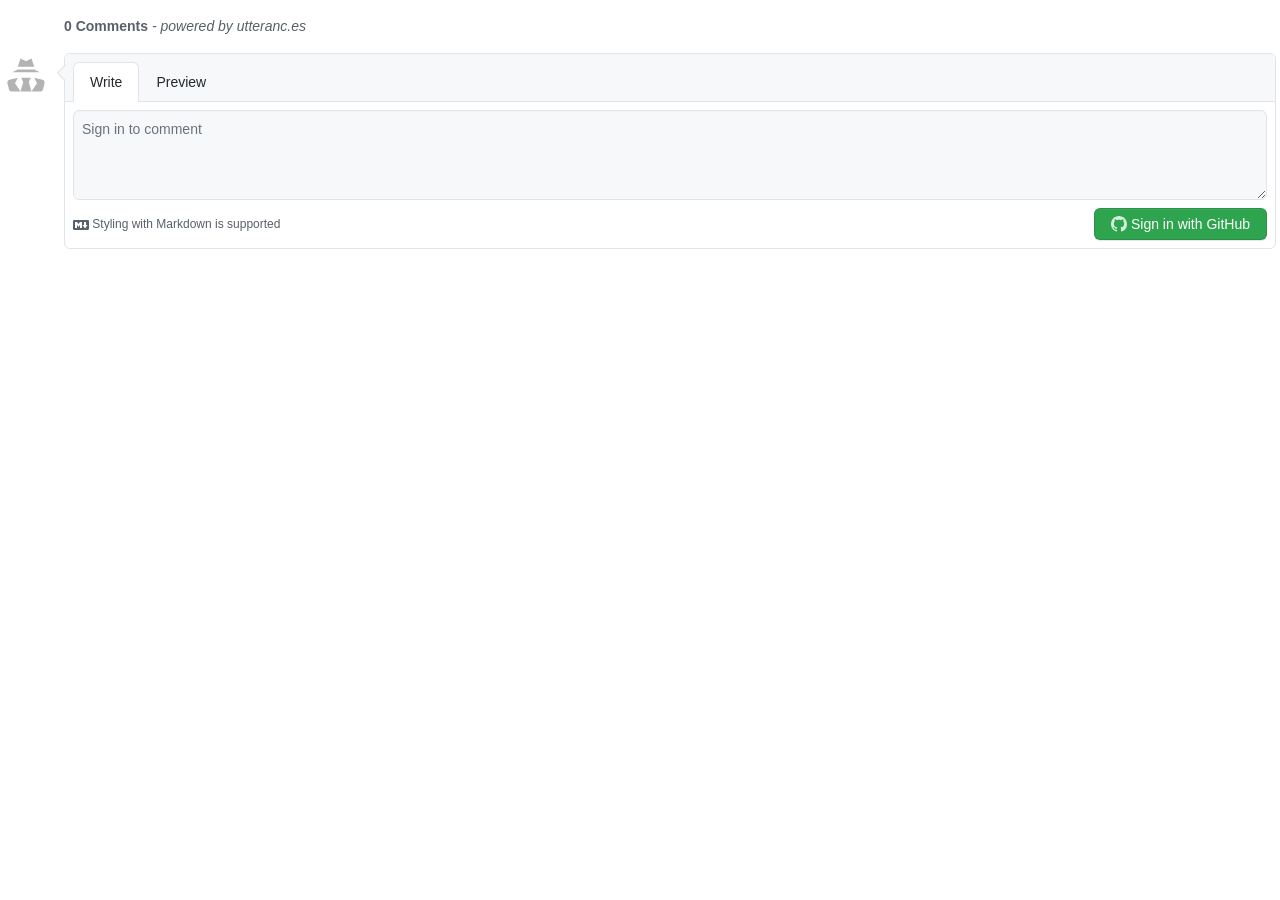
<file: src/GPU MODE Lecture 7_ Advanced Quantization – Christian Mills_files/utterances.html>
<!DOCTYPE html>
<!-- saved from url=(0748)https://utteranc.es/utterances.html?src=https%3A%2F%2Futteranc.es%2Fclient.js&repo=cj-mills%2Fchristianjmills&issue-term=pathname&theme=github-light&crossorigin=anonymous&async=&url=https%3A%2F%2Fchristianjmills.com%2Fposts%2Fcuda-mode-notes%2Flecture-007%2F&origin=https%3A%2F%2Fchristianjmills.com&pathname=posts%2Fcuda-mode-notes%2Flecture-007%2F&title=GPU+MODE+Lecture+7%3A+Advanced+Quantization+%E2%80%93+Christian+Mills&description=Lecture+%237+discusses+GPU+quantization+techniques+in+PyTorch%2C+focusing+on+performance+optimizations+using+Triton+and+CUDA+kernels+for+dynamic+and+weight-only+quantization%2C+including+challenges+and+future+directions.&og%3Atitle=GPU+MODE+Lecture+7%3A+Advanced+Quantization+%E2%80%93+Christian+Mills&session= -->
<html lang="en" data-immersive-translate-page-theme="light"><head><meta http-equiv="Content-Type" content="text/html; charset=UTF-8"><title>utterances</title><meta name="description" content="A lightweight commenting system using GitHub issues."><meta http-equiv="X-UA-Compatible" content="IE=edge"><meta name="viewport" content="width=device-width, initial-scale=1"><link rel="preconnect" href="https://api.github.com/"><link rel="preconnect" href="https://avatars3.githubusercontent.com/"><script type="module" src="./utterances.6ec01640.js"></script><link rel="stylesheet" crossorigin="anonymous" href="./utterances.css"><style data-id="immersive-translate-input-injected-css"></style></head><body><main class="timeline">
      <h1 class="timeline-header">
        <a class="text-link" target="_blank">0 Comments</a>
        <em>
          - powered by
          <a class="text-link" href="https://utteranc.es/" target="_blank">utteranc.es</a>
        </em>
      </h1><!--marker--><article class="timeline-comment">
      <a class="avatar" target="_blank" tabindex="-1">
        <img height="44" width="44" alt="@anonymous" src="[data-uri]">
      </a>
      <form class="comment" accept-charset="UTF-8" action="javascript:">
        <header class="new-comment-header tabnav">
          <div class="tabnav-tabs" role="tablist">
            <button type="button" class="tabnav-tab tab-write" role="tab" aria-selected="true">
              Write
            </button>
            <button type="button" class="tabnav-tab tab-preview" role="tab">
              Preview
            </button>
          </div>
        </header>
        <div class="comment-body">
          <textarea class="form-control" placeholder="Sign in to comment" aria-label="comment" disabled=""></textarea>
          <div class="markdown-body" style="display: none">
            Nothing to preview
          </div>
        </div>
        <footer class="new-comment-footer">
          <a class="text-link markdown-info" tabindex="-1" target="_blank" href="https://guides.github.com/features/mastering-markdown/">
            <svg class="octicon v-align-bottom" viewBox="0 0 16 16" version="1.1" width="16" height="16" aria-hidden="true">
              <path fill-rule="evenodd" d="M14.85 3H1.15C.52 3 0 3.52 0 4.15v7.69C0 12.48.52 13 1.15
                13h13.69c.64 0 1.15-.52 1.15-1.15v-7.7C16 3.52 15.48 3 14.85 3zM9 11H7V8L5.5 9.92 4
                8v3H2V5h2l1.5 2L7 5h2v6zm2.99.5L9.5 8H11V5h2v3h1.5l-2.51 3.5z">
              </path>
            </svg>
            Styling with Markdown is supported
          </a>
          <button class="btn btn-primary" type="submit" hidden="" disabled="">Comment</button>
          <a class="btn btn-primary" href="https://api.utteranc.es/authorize?redirect_uri=https%3A%2F%2Fchristianjmills.com%2Fposts%2Fcuda-mode-notes%2Flecture-007%2F" target="_top">
            <svg class="octicon" aria-hidden="true" xmlns="http://www.w3.org/2000/svg" viewBox="0 0 16 16" width="16" height="16"><path fill-rule="evenodd" d="M8 0C3.58 0 0 3.58 0 8c0 3.54 2.29 6.53 5.47 7.59.4.07.55-.17.55-.38 0-.19-.01-.82-.01-1.49-2.01.37-2.53-.49-2.69-.94-.09-.23-.48-.94-.82-1.13-.28-.15-.68-.52-.01-.53.63-.01 1.08.58 1.23.82.72 1.21 1.87.87 2.33.66.07-.52.28-.87.51-1.07-1.78-.2-3.64-.89-3.64-3.95 0-.87.31-1.59.82-2.15-.08-.2-.36-1.02.08-2.12 0 0 .67-.21 2.2.82.64-.18 1.32-.27 2-.27.68 0 1.36.09 2 .27 1.53-1.04 2.2-.82 2.2-.82.44 1.1.16 1.92.08 2.12.51.56.82 1.27.82 2.15 0 3.07-1.87 3.75-3.65 3.95.29.25.54.73.54 1.48 0 1.07-.01 1.93-.01 2.2 0 .21.15.46.55.38A8.013 8.013 0 0016 8c0-4.42-3.58-8-8-8z"></path></svg>
            Sign in with GitHub
          </a>
        </footer>
      </form></article></main></body></html>
</file>
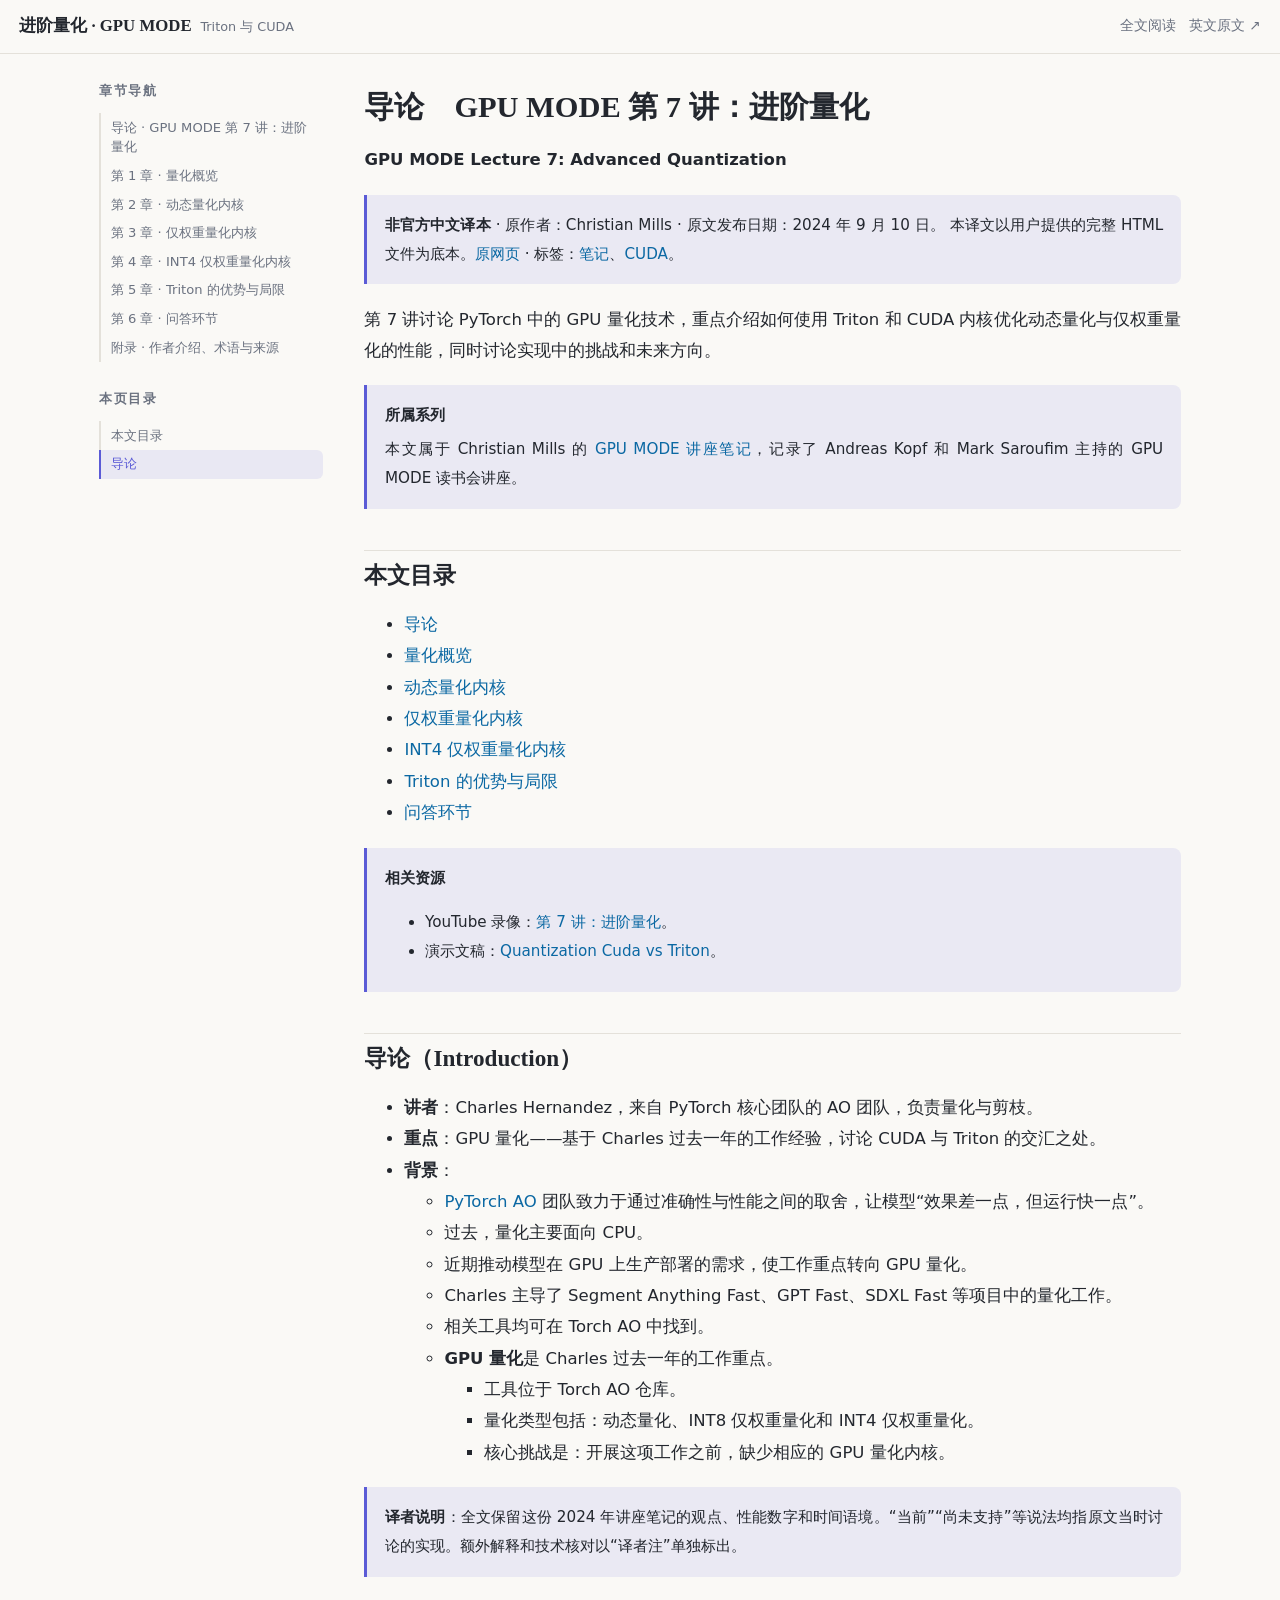
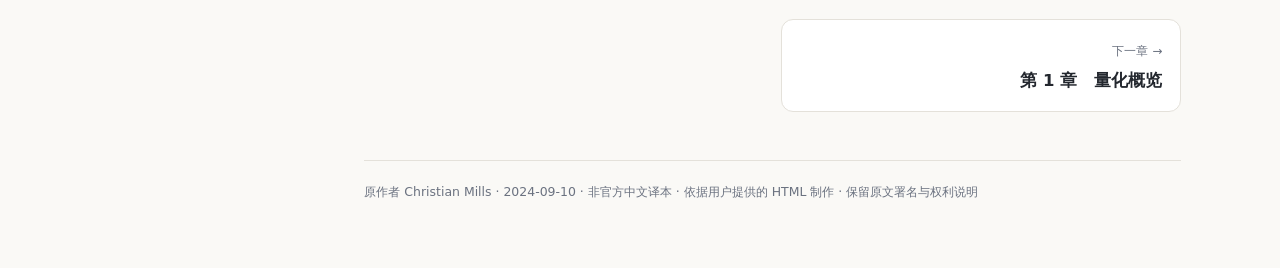
<file: webapp/chapters/ch00.html>
<!DOCTYPE html>
<html lang="zh-Hans">
<head><meta charset="utf-8"><meta name="viewport" content="width=device-width, initial-scale=1">
<title>导论　GPU MODE 第 7 讲：进阶量化 — 进阶量化 · GPU MODE</title>
<link rel="icon" href="data:,">
<link rel="stylesheet" href="../assets/style.css"></head>
<body>
<header class="topbar"><a class="brand" href="../index.html">进阶量化 · GPU MODE<span>Triton 与 CUDA</span></a>
<nav class="chapnav"><a href="../all.html">全文阅读</a><a href="https://christianjmills.com/posts/cuda-mode-notes/lecture-007/">英文原文 ↗</a></nav></header>
<div class="layout"><aside class="sidebar"><nav class="toc" id="toc"><h2>章节导航</h2>
<ol class="book-toc"><li><a href="ch00.html">导论 · GPU MODE 第 7 讲：进阶量化</a></li><li><a href="ch01.html">第 1 章 · 量化概览</a></li><li><a href="ch02.html">第 2 章 · 动态量化内核</a></li><li><a href="ch03.html">第 3 章 · 仅权重量化内核</a></li><li><a href="ch04.html">第 4 章 · INT4 仅权重量化内核</a></li><li><a href="ch05.html">第 5 章 · Triton 的优势与局限</a></li><li><a href="ch06.html">第 6 章 · 问答环节</a></li><li><a href="references.html">附录 · 作者介绍、术语与来源</a></li></ol><h2>本页目录</h2></nav></aside>
<main class="main"><article id="content" class="prose"></article>
<noscript>此页需要 JavaScript 排版。也可直接阅读目录中的完整译文 Markdown 文件。</noscript>
<nav class="pager"><a class="next" href="ch01.html"><span class="dir">下一章 →</span><div class="ttl">第 1 章　量化概览</div></a></nav>
<footer class="pagefoot">原作者 Christian Mills · 2024-09-10 · 非官方中文译本 ·
依据用户提供的 HTML 制作 · 保留原文署名与权利说明</footer></main></div>
<script type="application/json" id="chapter-data">"# 导论　GPU MODE 第 7 讲：进阶量化\n\n**GPU MODE Lecture 7: Advanced Quantization**\n\n> **非官方中文译本** · 原作者：Christian Mills · 原文发布日期：2024 年 9 月 10 日。\n> 本译文以用户提供的完整 HTML 文件为底本。[原网页](https://christianjmills.com/posts/cuda-mode-notes/lecture-007/) · 标签：[笔记](https://christianjmills.com/blog.html#category=notes)、[CUDA](https://christianjmills.com/blog.html#category=cuda)。\n\n第 7 讲讨论 PyTorch 中的 GPU 量化技术，重点介绍如何使用 Triton 和 CUDA 内核优化动态量化与仅权重量化的性能，同时讨论实现中的挑战和未来方向。\n\n> **所属系列**\n>\n> 本文属于 Christian Mills 的 [GPU MODE 讲座笔记](https://christianjmills.com/series/notes/cuda-mode-notes.html)，记录了 Andreas Kopf 和 Mark Saroufim 主持的 GPU MODE 读书会讲座。\n\n\u003ca id=\"contents\">\u003c/a>\n\n## 本文目录\n\n- [导论](ch00.html#introduction)\n- [量化概览](ch01.html#overview-of-quantization)\n- [动态量化内核](ch02.html#dynamic-quantization-kernels)\n- [仅权重量化内核](ch03.html#weight-only-quantization-kernels)\n- [INT4 仅权重量化内核](ch04.html#int4-weight-only-quantization-kernels)\n- [Triton 的优势与局限](ch05.html#strengths-and-limitations-of-triton)\n- [问答环节](ch06.html#qa-session)\n\n> **相关资源**\n>\n> - YouTube 录像：[第 7 讲：进阶量化](https://www.youtube.com/watch?v=1u9xUK3G4VM)。\n> - 演示文稿：[Quantization Cuda vs Triton](https://www.dropbox.com/scl/fi/hzfx1l267m8gwyhcjvfk4/Quantization-Cuda-vs-Triton.pdf?rlkey=s4j64ivi2kpp2l0uq8xjdwbab&e=1&dl=0)。\n\n\u003ca id=\"introduction\">\u003c/a>\n\n## 导论（Introduction）\n\n- **讲者**：Charles Hernandez，来自 PyTorch 核心团队的 AO 团队，负责量化与剪枝。\n- **重点**：GPU 量化——基于 Charles 过去一年的工作经验，讨论 CUDA 与 Triton 的交汇之处。\n- **背景**：\n  - [PyTorch AO](https://github.com/pytorch/ao) 团队致力于通过准确性与性能之间的取舍，让模型“效果差一点，但运行快一点”。\n  - 过去，量化主要面向 CPU。\n  - 近期推动模型在 GPU 上生产部署的需求，使工作重点转向 GPU 量化。\n  - Charles 主导了 Segment Anything Fast、GPT Fast、SDXL Fast 等项目中的量化工作。\n  - 相关工具均可在 Torch AO 中找到。\n  - **GPU 量化**是 Charles 过去一年的工作重点。\n    - 工具位于 Torch AO 仓库。\n    - 量化类型包括：动态量化、INT8 仅权重量化和 INT4 仅权重量化。\n    - 核心挑战是：开展这项工作之前，缺少相应的 GPU 量化内核。\n\n> **译者说明**：全文保留这份 2024 年讲座笔记的观点、性能数字和时间语境。“当前”“尚未支持”等说法均指原文当时讨论的实现。额外解释和技术核对以“译者注”单独标出。\n"</script>
<script src="../assets/marked.min.js"></script><script src="../assets/app.js"></script>
</body></html>
</file>
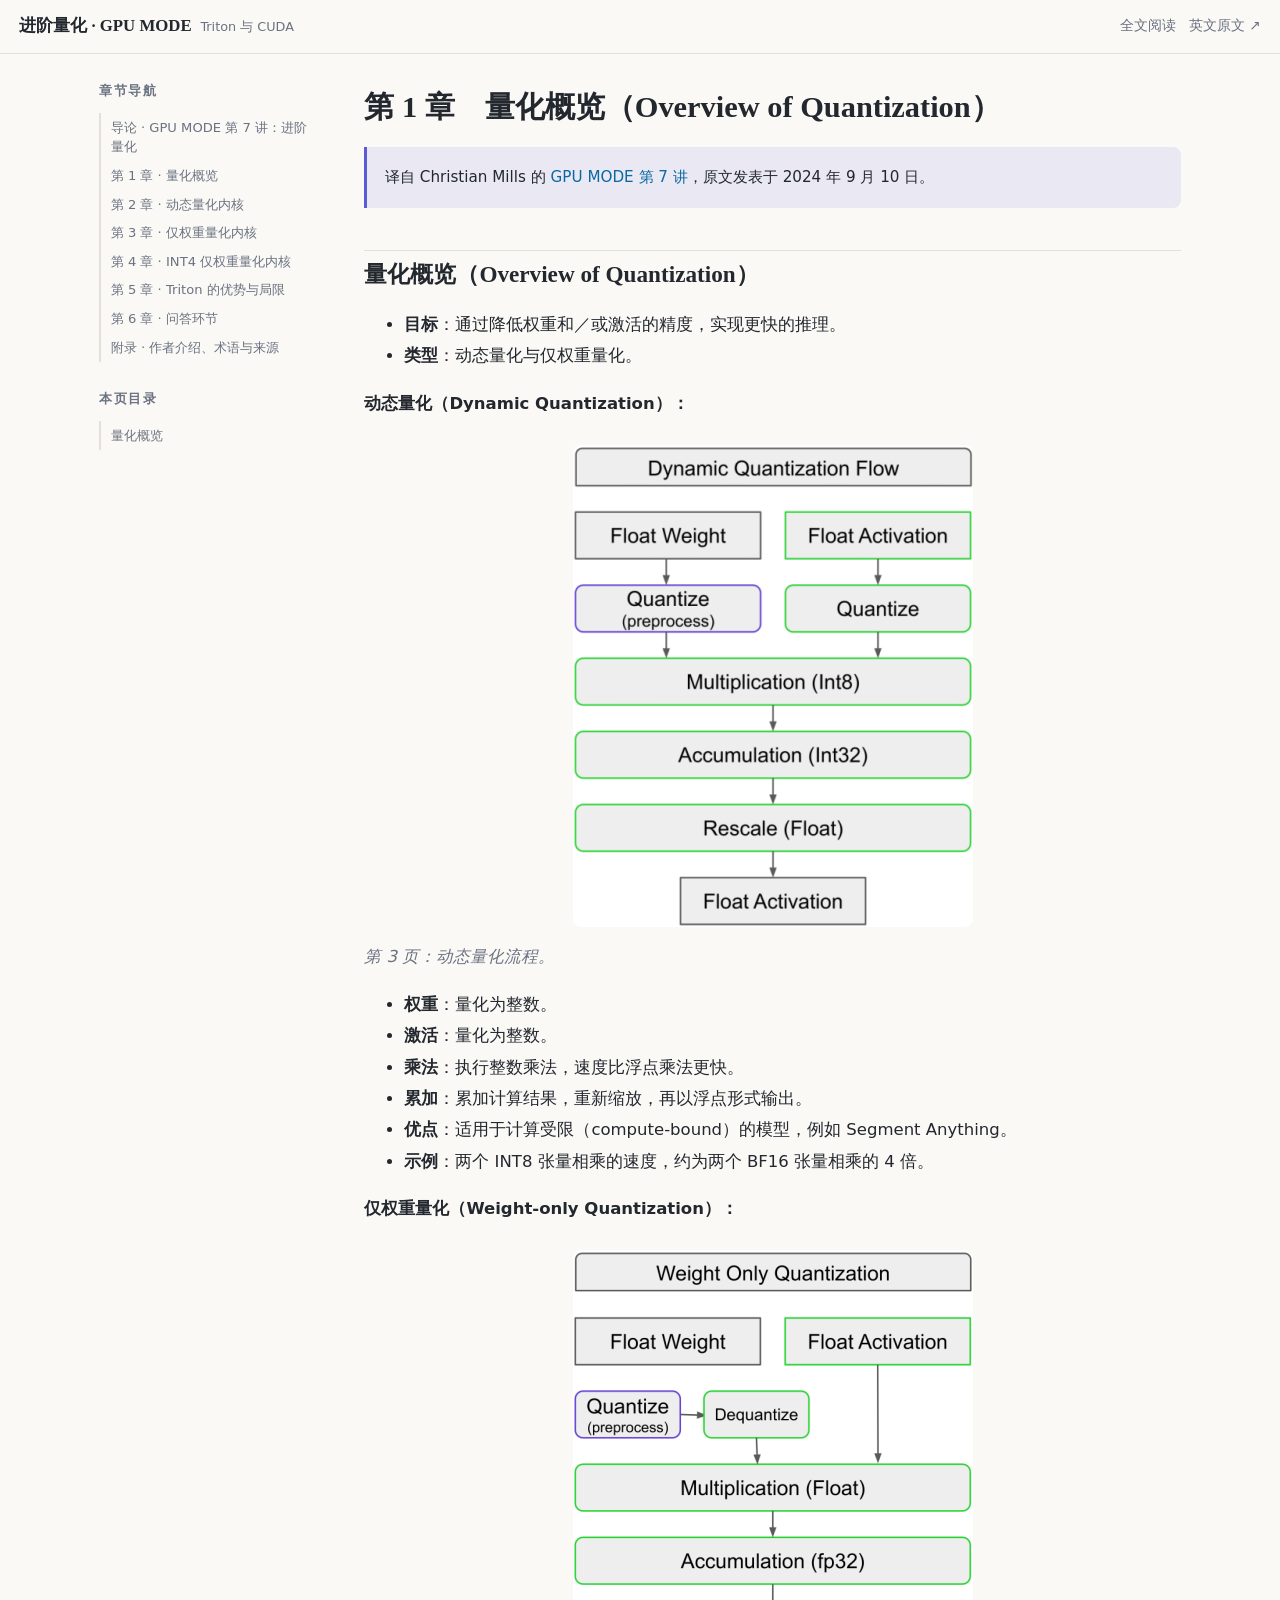
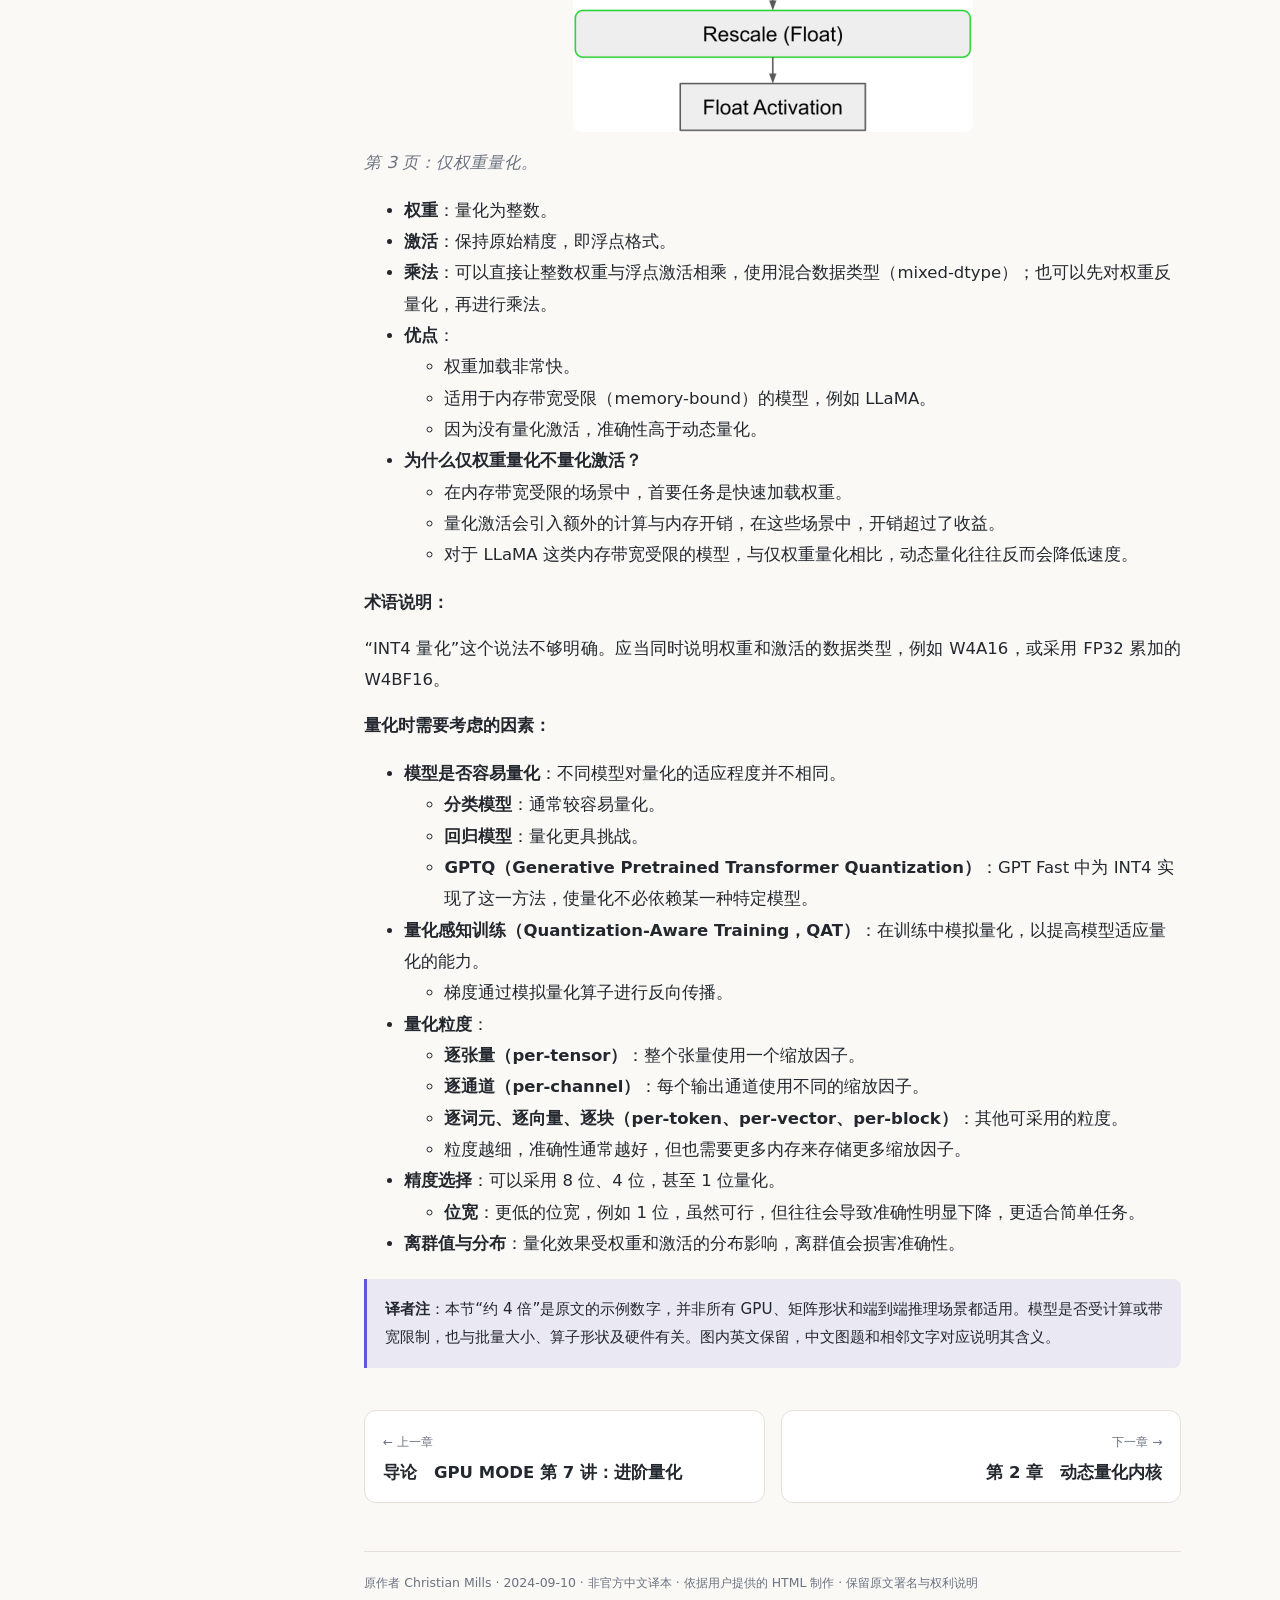
<file: webapp/chapters/ch01.html>
<!DOCTYPE html>
<html lang="zh-Hans">
<head><meta charset="utf-8"><meta name="viewport" content="width=device-width, initial-scale=1">
<title>第 1 章　量化概览 — 进阶量化 · GPU MODE</title>
<link rel="icon" href="data:,">
<link rel="stylesheet" href="../assets/style.css"></head>
<body>
<header class="topbar"><a class="brand" href="../index.html">进阶量化 · GPU MODE<span>Triton 与 CUDA</span></a>
<nav class="chapnav"><a href="../all.html">全文阅读</a><a href="https://christianjmills.com/posts/cuda-mode-notes/lecture-007/">英文原文 ↗</a></nav></header>
<div class="layout"><aside class="sidebar"><nav class="toc" id="toc"><h2>章节导航</h2>
<ol class="book-toc"><li><a href="ch00.html">导论 · GPU MODE 第 7 讲：进阶量化</a></li><li><a href="ch01.html">第 1 章 · 量化概览</a></li><li><a href="ch02.html">第 2 章 · 动态量化内核</a></li><li><a href="ch03.html">第 3 章 · 仅权重量化内核</a></li><li><a href="ch04.html">第 4 章 · INT4 仅权重量化内核</a></li><li><a href="ch05.html">第 5 章 · Triton 的优势与局限</a></li><li><a href="ch06.html">第 6 章 · 问答环节</a></li><li><a href="references.html">附录 · 作者介绍、术语与来源</a></li></ol><h2>本页目录</h2></nav></aside>
<main class="main"><article id="content" class="prose"></article>
<noscript>此页需要 JavaScript 排版。也可直接阅读目录中的完整译文 Markdown 文件。</noscript>
<nav class="pager"><a class="prev" href="ch00.html"><span class="dir">← 上一章</span><div class="ttl">导论　GPU MODE 第 7 讲：进阶量化</div></a><a class="next" href="ch02.html"><span class="dir">下一章 →</span><div class="ttl">第 2 章　动态量化内核</div></a></nav>
<footer class="pagefoot">原作者 Christian Mills · 2024-09-10 · 非官方中文译本 ·
依据用户提供的 HTML 制作 · 保留原文署名与权利说明</footer></main></div>
<script type="application/json" id="chapter-data">"# 第 1 章　量化概览（Overview of Quantization）\n\n> 译自 Christian Mills 的 [GPU MODE 第 7 讲](https://christianjmills.com/posts/cuda-mode-notes/lecture-007/#overview-of-quantization)，原文发表于 2024 年 9 月 10 日。\n\n\u003ca id=\"overview-of-quantization\">\u003c/a>\n\n## 量化概览（Overview of Quantization）\n\n- **目标**：通过降低权重和／或激活的精度，实现更快的推理。\n- **类型**：动态量化与仅权重量化。\n\n**动态量化（Dynamic Quantization）：**\n\n![第 3 页：动态量化流程](../assets/images/dynamic-quantization-flow.png)\n\n*第 3 页：动态量化流程。*\n\n- **权重**：量化为整数。\n- **激活**：量化为整数。\n- **乘法**：执行整数乘法，速度比浮点乘法更快。\n- **累加**：累加计算结果，重新缩放，再以浮点形式输出。\n- **优点**：适用于计算受限（compute-bound）的模型，例如 Segment Anything。\n- **示例**：两个 INT8 张量相乘的速度，约为两个 BF16 张量相乘的 4 倍。\n\n**仅权重量化（Weight-only Quantization）：**\n\n![第 3 页：仅权重量化](../assets/images/weight-only-quantization-flow.png)\n\n*第 3 页：仅权重量化。*\n\n- **权重**：量化为整数。\n- **激活**：保持原始精度，即浮点格式。\n- **乘法**：可以直接让整数权重与浮点激活相乘，使用混合数据类型（mixed-dtype）；也可以先对权重反量化，再进行乘法。\n- **优点**：\n  - 权重加载非常快。\n  - 适用于内存带宽受限（memory-bound）的模型，例如 LLaMA。\n  - 因为没有量化激活，准确性高于动态量化。\n- **为什么仅权重量化不量化激活？**\n  - 在内存带宽受限的场景中，首要任务是快速加载权重。\n  - 量化激活会引入额外的计算与内存开销，在这些场景中，开销超过了收益。\n  - 对于 LLaMA 这类内存带宽受限的模型，与仅权重量化相比，动态量化往往反而会降低速度。\n\n**术语说明：**\n\n“INT4 量化”这个说法不够明确。应当同时说明权重和激活的数据类型，例如 W4A16，或采用 FP32 累加的 W4BF16。\n\n**量化时需要考虑的因素：**\n\n- **模型是否容易量化**：不同模型对量化的适应程度并不相同。\n  - **分类模型**：通常较容易量化。\n  - **回归模型**：量化更具挑战。\n  - **GPTQ（Generative Pretrained Transformer Quantization）**：GPT Fast 中为 INT4 实现了这一方法，使量化不必依赖某一种特定模型。\n- **量化感知训练（Quantization-Aware Training，QAT）**：在训练中模拟量化，以提高模型适应量化的能力。\n  - 梯度通过模拟量化算子进行反向传播。\n- **量化粒度**：\n  - **逐张量（per-tensor）**：整个张量使用一个缩放因子。\n  - **逐通道（per-channel）**：每个输出通道使用不同的缩放因子。\n  - **逐词元、逐向量、逐块（per-token、per-vector、per-block）**：其他可采用的粒度。\n  - 粒度越细，准确性通常越好，但也需要更多内存来存储更多缩放因子。\n- **精度选择**：可以采用 8 位、4 位，甚至 1 位量化。\n  - **位宽**：更低的位宽，例如 1 位，虽然可行，但往往会导致准确性明显下降，更适合简单任务。\n- **离群值与分布**：量化效果受权重和激活的分布影响，离群值会损害准确性。\n\n> **译者注**：本节“约 4 倍”是原文的示例数字，并非所有 GPU、矩阵形状和端到端推理场景都适用。模型是否受计算或带宽限制，也与批量大小、算子形状及硬件有关。图内英文保留，中文图题和相邻文字对应说明其含义。\n"</script>
<script src="../assets/marked.min.js"></script><script src="../assets/app.js"></script>
</body></html>
</file>
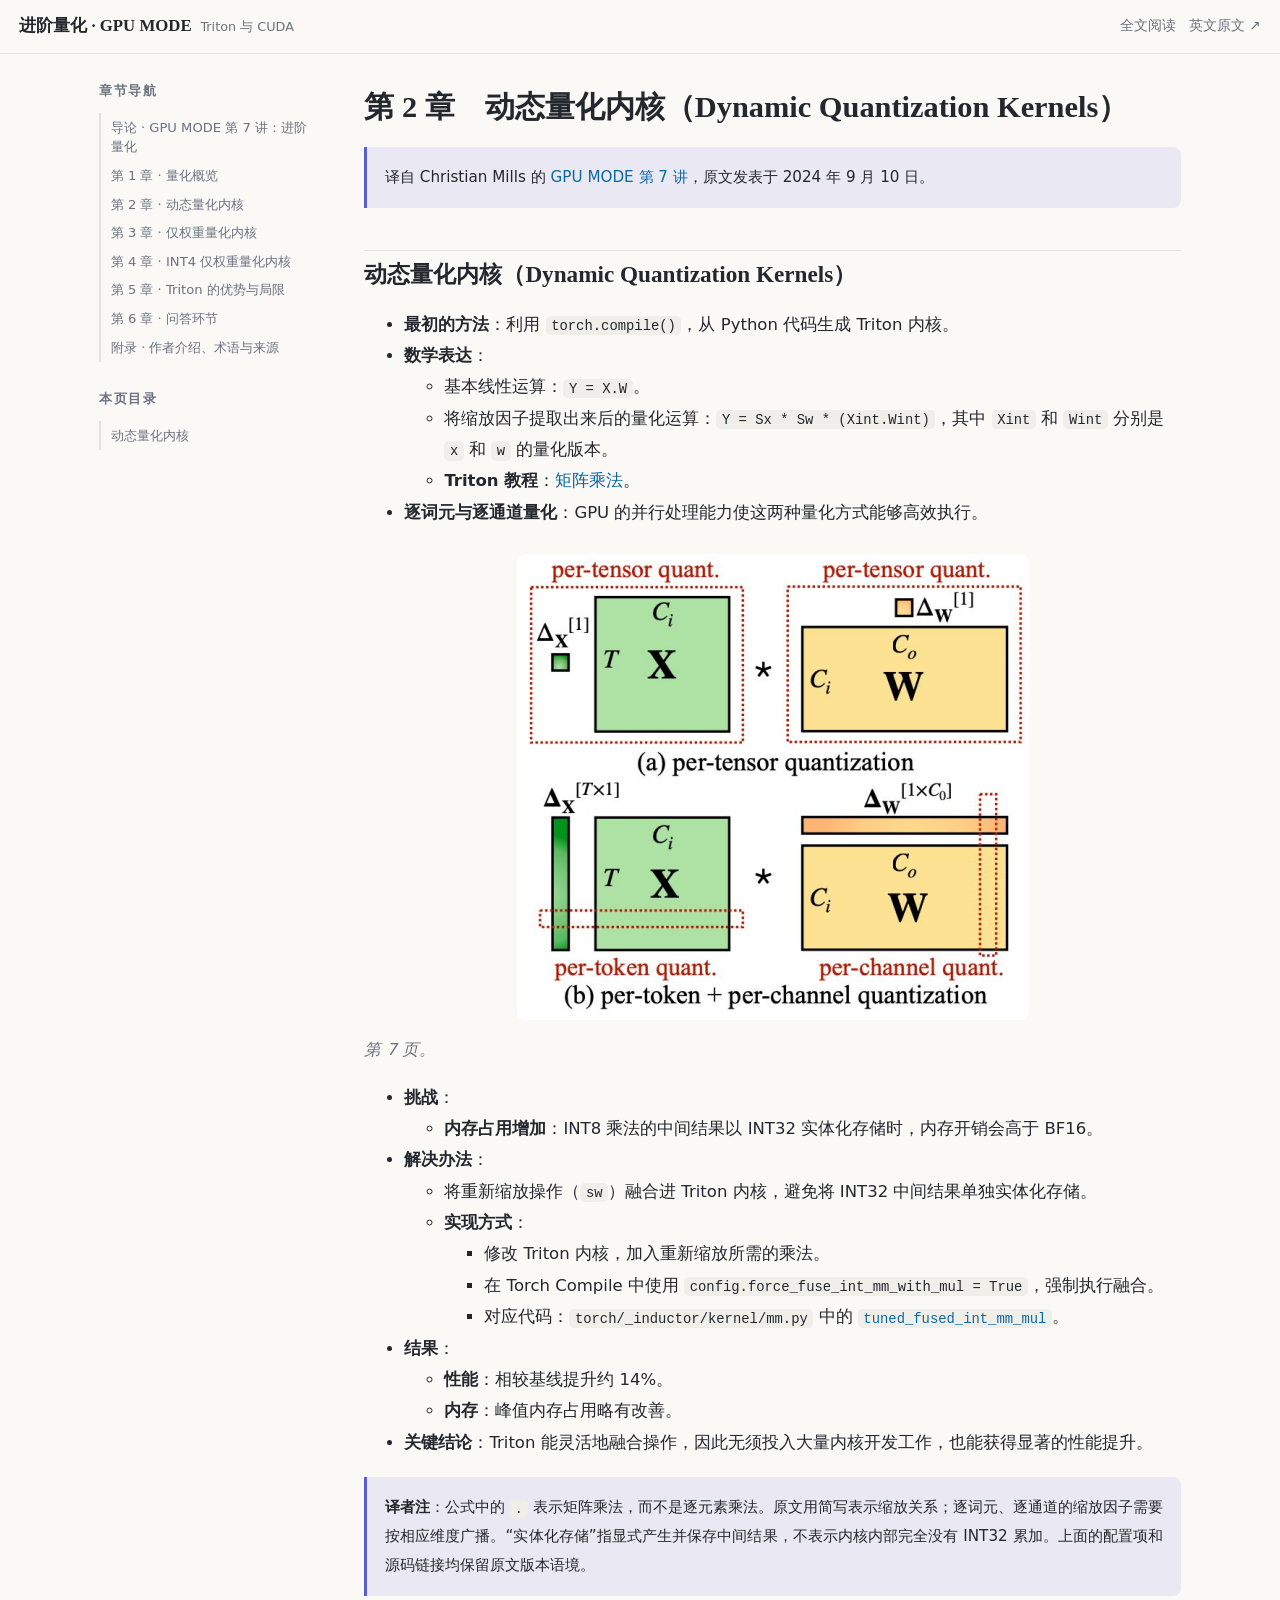
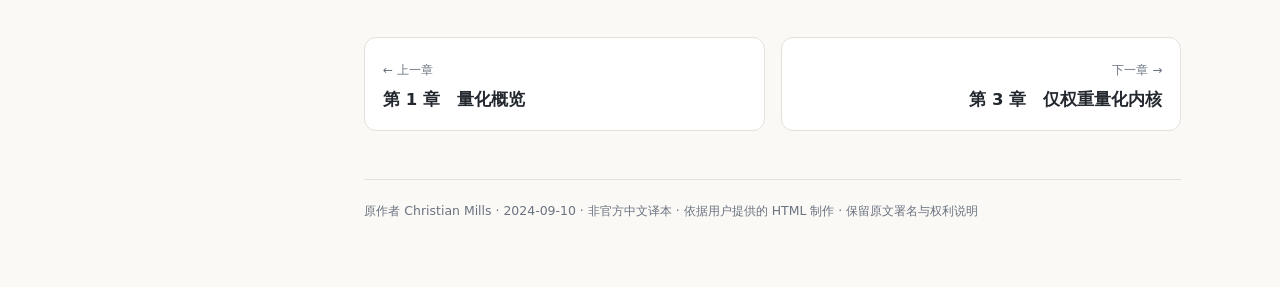
<file: webapp/chapters/ch02.html>
<!DOCTYPE html>
<html lang="zh-Hans">
<head><meta charset="utf-8"><meta name="viewport" content="width=device-width, initial-scale=1">
<title>第 2 章　动态量化内核 — 进阶量化 · GPU MODE</title>
<link rel="icon" href="data:,">
<link rel="stylesheet" href="../assets/style.css"></head>
<body>
<header class="topbar"><a class="brand" href="../index.html">进阶量化 · GPU MODE<span>Triton 与 CUDA</span></a>
<nav class="chapnav"><a href="../all.html">全文阅读</a><a href="https://christianjmills.com/posts/cuda-mode-notes/lecture-007/">英文原文 ↗</a></nav></header>
<div class="layout"><aside class="sidebar"><nav class="toc" id="toc"><h2>章节导航</h2>
<ol class="book-toc"><li><a href="ch00.html">导论 · GPU MODE 第 7 讲：进阶量化</a></li><li><a href="ch01.html">第 1 章 · 量化概览</a></li><li><a href="ch02.html">第 2 章 · 动态量化内核</a></li><li><a href="ch03.html">第 3 章 · 仅权重量化内核</a></li><li><a href="ch04.html">第 4 章 · INT4 仅权重量化内核</a></li><li><a href="ch05.html">第 5 章 · Triton 的优势与局限</a></li><li><a href="ch06.html">第 6 章 · 问答环节</a></li><li><a href="references.html">附录 · 作者介绍、术语与来源</a></li></ol><h2>本页目录</h2></nav></aside>
<main class="main"><article id="content" class="prose"></article>
<noscript>此页需要 JavaScript 排版。也可直接阅读目录中的完整译文 Markdown 文件。</noscript>
<nav class="pager"><a class="prev" href="ch01.html"><span class="dir">← 上一章</span><div class="ttl">第 1 章　量化概览</div></a><a class="next" href="ch03.html"><span class="dir">下一章 →</span><div class="ttl">第 3 章　仅权重量化内核</div></a></nav>
<footer class="pagefoot">原作者 Christian Mills · 2024-09-10 · 非官方中文译本 ·
依据用户提供的 HTML 制作 · 保留原文署名与权利说明</footer></main></div>
<script type="application/json" id="chapter-data">"# 第 2 章　动态量化内核（Dynamic Quantization Kernels）\n\n> 译自 Christian Mills 的 [GPU MODE 第 7 讲](https://christianjmills.com/posts/cuda-mode-notes/lecture-007/#dynamic-quantization-kernels)，原文发表于 2024 年 9 月 10 日。\n\n\u003ca id=\"dynamic-quantization-kernels\">\u003c/a>\n\n## 动态量化内核（Dynamic Quantization Kernels）\n\n- **最初的方法**：利用 `torch.compile()`，从 Python 代码生成 Triton 内核。\n- **数学表达**：\n  - 基本线性运算：`Y = X.W`。\n  - 将缩放因子提取出来后的量化运算：`Y = Sx * Sw * (Xint.Wint)`，其中 `Xint` 和 `Wint` 分别是 `x` 和 `w` 的量化版本。\n  - **Triton 教程**：[矩阵乘法](https://triton-lang.org/main/getting-started/tutorials/03-matrix-multiplication.html)。\n- **逐词元与逐通道量化**：GPU 的并行处理能力使这两种量化方式能够高效执行。\n\n![第 7 页：逐词元、逐通道量化与缩放计算](../assets/images/dynamic-quantization-slide-7.png)\n\n*第 7 页。*\n\n- **挑战**：\n  - **内存占用增加**：INT8 乘法的中间结果以 INT32 实体化存储时，内存开销会高于 BF16。\n- **解决办法**：\n  - 将重新缩放操作（`sw`）融合进 Triton 内核，避免将 INT32 中间结果单独实体化存储。\n  - **实现方式**：\n    - 修改 Triton 内核，加入重新缩放所需的乘法。\n    - 在 Torch Compile 中使用 `config.force_fuse_int_mm_with_mul = True`，强制执行融合。\n    - 对应代码：`torch/_inductor/kernel/mm.py` 中的 [`tuned_fused_int_mm_mul`](https://github.com/pytorch/pytorch/blob/26e5572dd24acd69b08eb94577f8796a480c9fe0/torch/_inductor/kernel/mm.py#L757)。\n- **结果**：\n  - **性能**：相较基线提升约 14%。\n  - **内存**：峰值内存占用略有改善。\n- **关键结论**：Triton 能灵活地融合操作，因此无须投入大量内核开发工作，也能获得显著的性能提升。\n\n> **译者注**：公式中的 `.` 表示矩阵乘法，而不是逐元素乘法。原文用简写表示缩放关系；逐词元、逐通道的缩放因子需要按相应维度广播。“实体化存储”指显式产生并保存中间结果，不表示内核内部完全没有 INT32 累加。上面的配置项和源码链接均保留原文版本语境。\n"</script>
<script src="../assets/marked.min.js"></script><script src="../assets/app.js"></script>
</body></html>
</file>
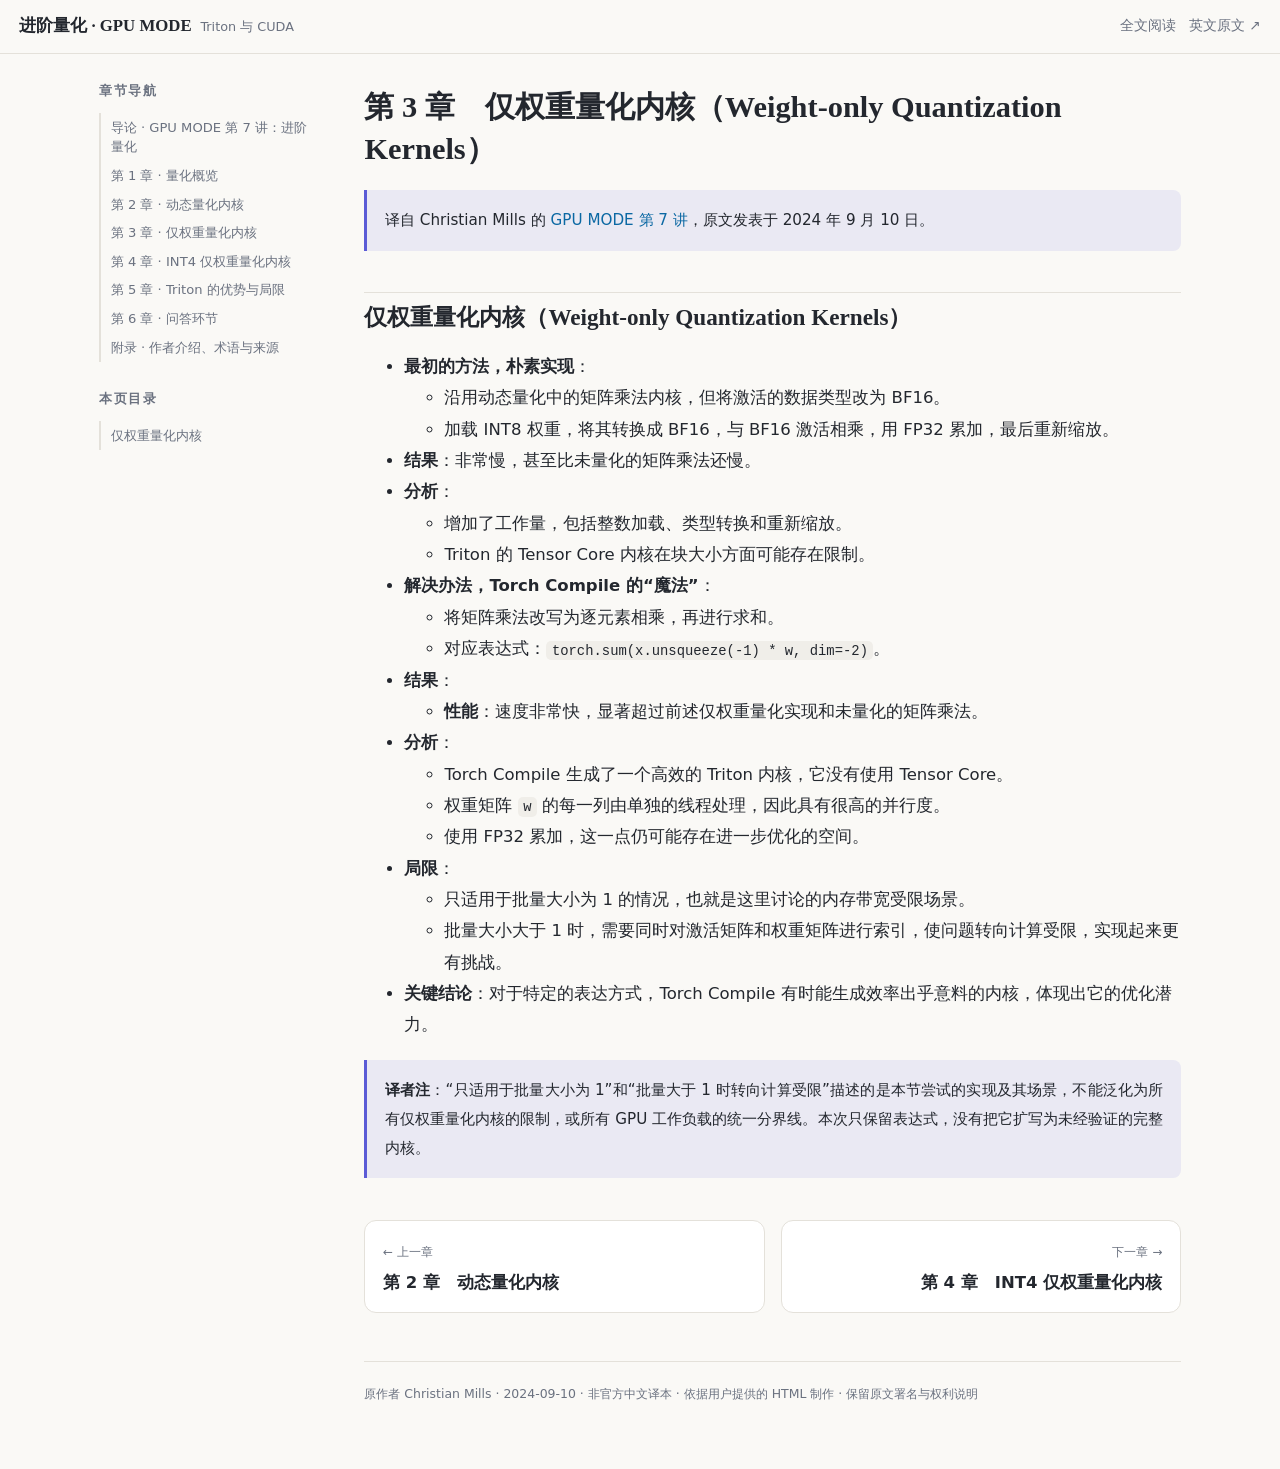
<file: webapp/chapters/ch03.html>
<!DOCTYPE html>
<html lang="zh-Hans">
<head><meta charset="utf-8"><meta name="viewport" content="width=device-width, initial-scale=1">
<title>第 3 章　仅权重量化内核 — 进阶量化 · GPU MODE</title>
<link rel="icon" href="data:,">
<link rel="stylesheet" href="../assets/style.css"></head>
<body>
<header class="topbar"><a class="brand" href="../index.html">进阶量化 · GPU MODE<span>Triton 与 CUDA</span></a>
<nav class="chapnav"><a href="../all.html">全文阅读</a><a href="https://christianjmills.com/posts/cuda-mode-notes/lecture-007/">英文原文 ↗</a></nav></header>
<div class="layout"><aside class="sidebar"><nav class="toc" id="toc"><h2>章节导航</h2>
<ol class="book-toc"><li><a href="ch00.html">导论 · GPU MODE 第 7 讲：进阶量化</a></li><li><a href="ch01.html">第 1 章 · 量化概览</a></li><li><a href="ch02.html">第 2 章 · 动态量化内核</a></li><li><a href="ch03.html">第 3 章 · 仅权重量化内核</a></li><li><a href="ch04.html">第 4 章 · INT4 仅权重量化内核</a></li><li><a href="ch05.html">第 5 章 · Triton 的优势与局限</a></li><li><a href="ch06.html">第 6 章 · 问答环节</a></li><li><a href="references.html">附录 · 作者介绍、术语与来源</a></li></ol><h2>本页目录</h2></nav></aside>
<main class="main"><article id="content" class="prose"></article>
<noscript>此页需要 JavaScript 排版。也可直接阅读目录中的完整译文 Markdown 文件。</noscript>
<nav class="pager"><a class="prev" href="ch02.html"><span class="dir">← 上一章</span><div class="ttl">第 2 章　动态量化内核</div></a><a class="next" href="ch04.html"><span class="dir">下一章 →</span><div class="ttl">第 4 章　INT4 仅权重量化内核</div></a></nav>
<footer class="pagefoot">原作者 Christian Mills · 2024-09-10 · 非官方中文译本 ·
依据用户提供的 HTML 制作 · 保留原文署名与权利说明</footer></main></div>
<script type="application/json" id="chapter-data">"# 第 3 章　仅权重量化内核（Weight-only Quantization Kernels）\n\n> 译自 Christian Mills 的 [GPU MODE 第 7 讲](https://christianjmills.com/posts/cuda-mode-notes/lecture-007/#weight-only-quantization-kernels)，原文发表于 2024 年 9 月 10 日。\n\n\u003ca id=\"weight-only-quantization-kernels\">\u003c/a>\n\n## 仅权重量化内核（Weight-only Quantization Kernels）\n\n- **最初的方法，朴素实现**：\n  - 沿用动态量化中的矩阵乘法内核，但将激活的数据类型改为 BF16。\n  - 加载 INT8 权重，将其转换成 BF16，与 BF16 激活相乘，用 FP32 累加，最后重新缩放。\n- **结果**：非常慢，甚至比未量化的矩阵乘法还慢。\n- **分析**：\n  - 增加了工作量，包括整数加载、类型转换和重新缩放。\n  - Triton 的 Tensor Core 内核在块大小方面可能存在限制。\n- **解决办法，Torch Compile 的“魔法”**：\n  - 将矩阵乘法改写为逐元素相乘，再进行求和。\n  - 对应表达式：`torch.sum(x.unsqueeze(-1) * w, dim=-2)`。\n- **结果**：\n  - **性能**：速度非常快，显著超过前述仅权重量化实现和未量化的矩阵乘法。\n- **分析**：\n  - Torch Compile 生成了一个高效的 Triton 内核，它没有使用 Tensor Core。\n  - 权重矩阵 `w` 的每一列由单独的线程处理，因此具有很高的并行度。\n  - 使用 FP32 累加，这一点仍可能存在进一步优化的空间。\n- **局限**：\n  - 只适用于批量大小为 1 的情况，也就是这里讨论的内存带宽受限场景。\n  - 批量大小大于 1 时，需要同时对激活矩阵和权重矩阵进行索引，使问题转向计算受限，实现起来更有挑战。\n- **关键结论**：对于特定的表达方式，Torch Compile 有时能生成效率出乎意料的内核，体现出它的优化潜力。\n\n> **译者注**：“只适用于批量大小为 1”和“批量大于 1 时转向计算受限”描述的是本节尝试的实现及其场景，不能泛化为所有仅权重量化内核的限制，或所有 GPU 工作负载的统一分界线。本次只保留表达式，没有把它扩写为未经验证的完整内核。\n"</script>
<script src="../assets/marked.min.js"></script><script src="../assets/app.js"></script>
</body></html>
</file>
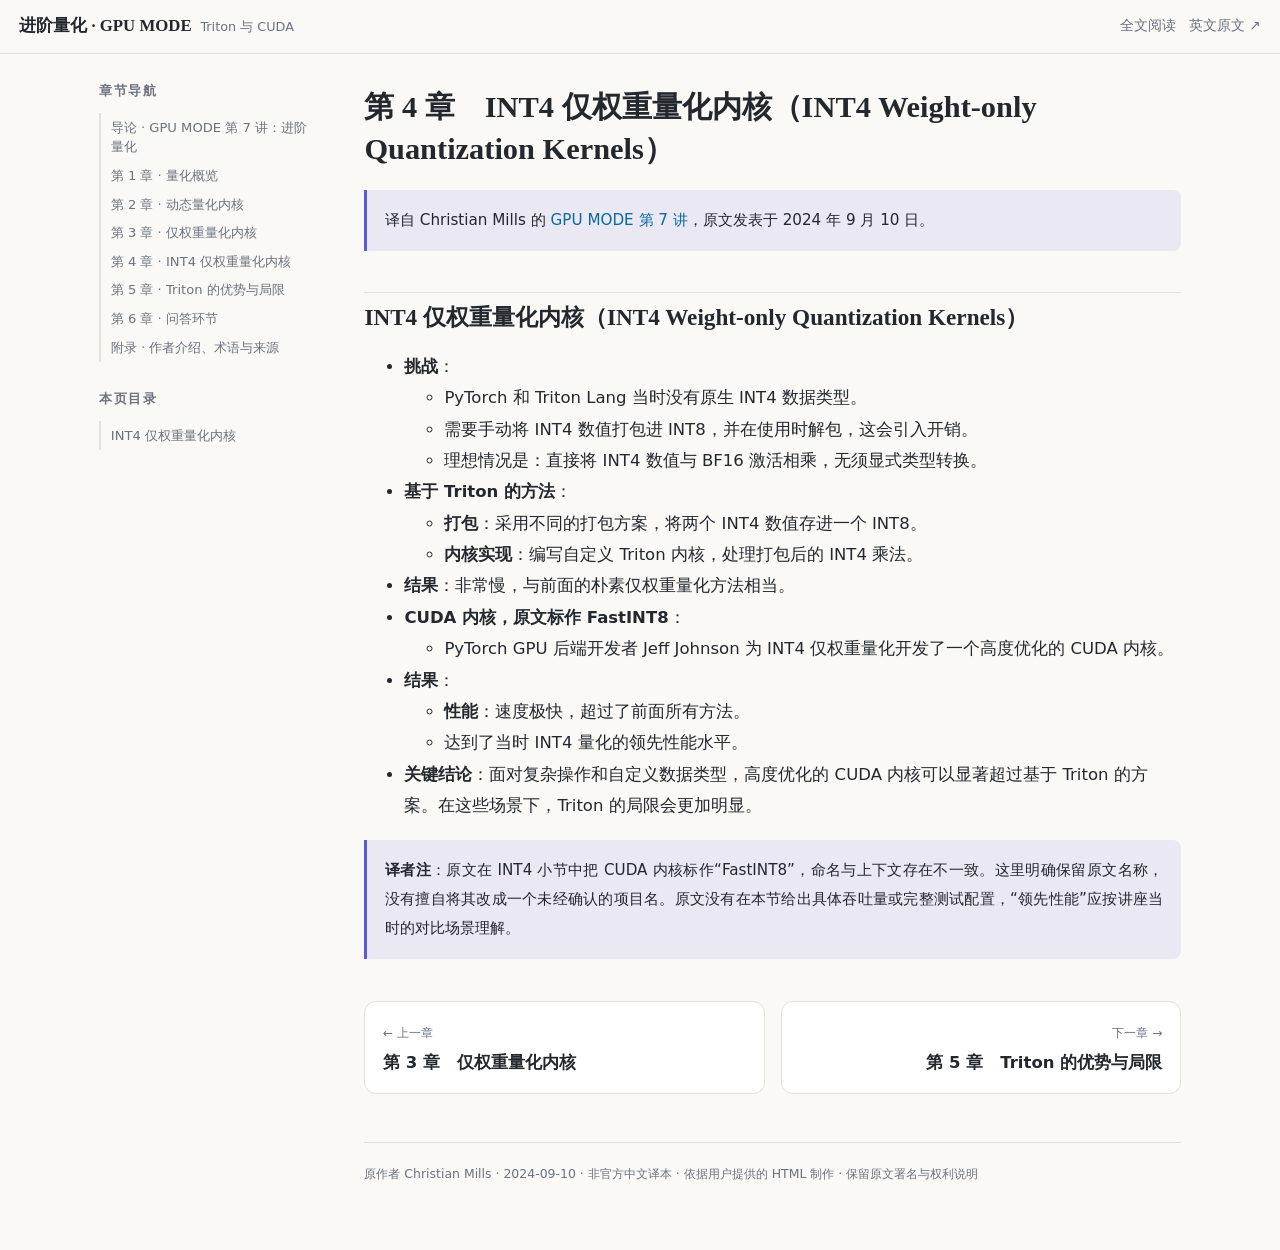
<file: webapp/chapters/ch04.html>
<!DOCTYPE html>
<html lang="zh-Hans">
<head><meta charset="utf-8"><meta name="viewport" content="width=device-width, initial-scale=1">
<title>第 4 章　INT4 仅权重量化内核 — 进阶量化 · GPU MODE</title>
<link rel="icon" href="data:,">
<link rel="stylesheet" href="../assets/style.css"></head>
<body>
<header class="topbar"><a class="brand" href="../index.html">进阶量化 · GPU MODE<span>Triton 与 CUDA</span></a>
<nav class="chapnav"><a href="../all.html">全文阅读</a><a href="https://christianjmills.com/posts/cuda-mode-notes/lecture-007/">英文原文 ↗</a></nav></header>
<div class="layout"><aside class="sidebar"><nav class="toc" id="toc"><h2>章节导航</h2>
<ol class="book-toc"><li><a href="ch00.html">导论 · GPU MODE 第 7 讲：进阶量化</a></li><li><a href="ch01.html">第 1 章 · 量化概览</a></li><li><a href="ch02.html">第 2 章 · 动态量化内核</a></li><li><a href="ch03.html">第 3 章 · 仅权重量化内核</a></li><li><a href="ch04.html">第 4 章 · INT4 仅权重量化内核</a></li><li><a href="ch05.html">第 5 章 · Triton 的优势与局限</a></li><li><a href="ch06.html">第 6 章 · 问答环节</a></li><li><a href="references.html">附录 · 作者介绍、术语与来源</a></li></ol><h2>本页目录</h2></nav></aside>
<main class="main"><article id="content" class="prose"></article>
<noscript>此页需要 JavaScript 排版。也可直接阅读目录中的完整译文 Markdown 文件。</noscript>
<nav class="pager"><a class="prev" href="ch03.html"><span class="dir">← 上一章</span><div class="ttl">第 3 章　仅权重量化内核</div></a><a class="next" href="ch05.html"><span class="dir">下一章 →</span><div class="ttl">第 5 章　Triton 的优势与局限</div></a></nav>
<footer class="pagefoot">原作者 Christian Mills · 2024-09-10 · 非官方中文译本 ·
依据用户提供的 HTML 制作 · 保留原文署名与权利说明</footer></main></div>
<script type="application/json" id="chapter-data">"# 第 4 章　INT4 仅权重量化内核（INT4 Weight-only Quantization Kernels）\n\n> 译自 Christian Mills 的 [GPU MODE 第 7 讲](https://christianjmills.com/posts/cuda-mode-notes/lecture-007/#int4-weight-only-quantization-kernels)，原文发表于 2024 年 9 月 10 日。\n\n\u003ca id=\"int4-weight-only-quantization-kernels\">\u003c/a>\n\n## INT4 仅权重量化内核（INT4 Weight-only Quantization Kernels）\n\n- **挑战**：\n  - PyTorch 和 Triton Lang 当时没有原生 INT4 数据类型。\n  - 需要手动将 INT4 数值打包进 INT8，并在使用时解包，这会引入开销。\n  - 理想情况是：直接将 INT4 数值与 BF16 激活相乘，无须显式类型转换。\n- **基于 Triton 的方法**：\n  - **打包**：采用不同的打包方案，将两个 INT4 数值存进一个 INT8。\n  - **内核实现**：编写自定义 Triton 内核，处理打包后的 INT4 乘法。\n- **结果**：非常慢，与前面的朴素仅权重量化方法相当。\n- **CUDA 内核，原文标作 FastINT8**：\n  - PyTorch GPU 后端开发者 Jeff Johnson 为 INT4 仅权重量化开发了一个高度优化的 CUDA 内核。\n- **结果**：\n  - **性能**：速度极快，超过了前面所有方法。\n  - 达到了当时 INT4 量化的领先性能水平。\n- **关键结论**：面对复杂操作和自定义数据类型，高度优化的 CUDA 内核可以显著超过基于 Triton 的方案。在这些场景下，Triton 的局限会更加明显。\n\n> **译者注**：原文在 INT4 小节中把 CUDA 内核标作“FastINT8”，命名与上下文存在不一致。这里明确保留原文名称，没有擅自将其改成一个未经确认的项目名。原文没有在本节给出具体吞吐量或完整测试配置，“领先性能”应按讲座当时的对比场景理解。\n"</script>
<script src="../assets/marked.min.js"></script><script src="../assets/app.js"></script>
</body></html>
</file>
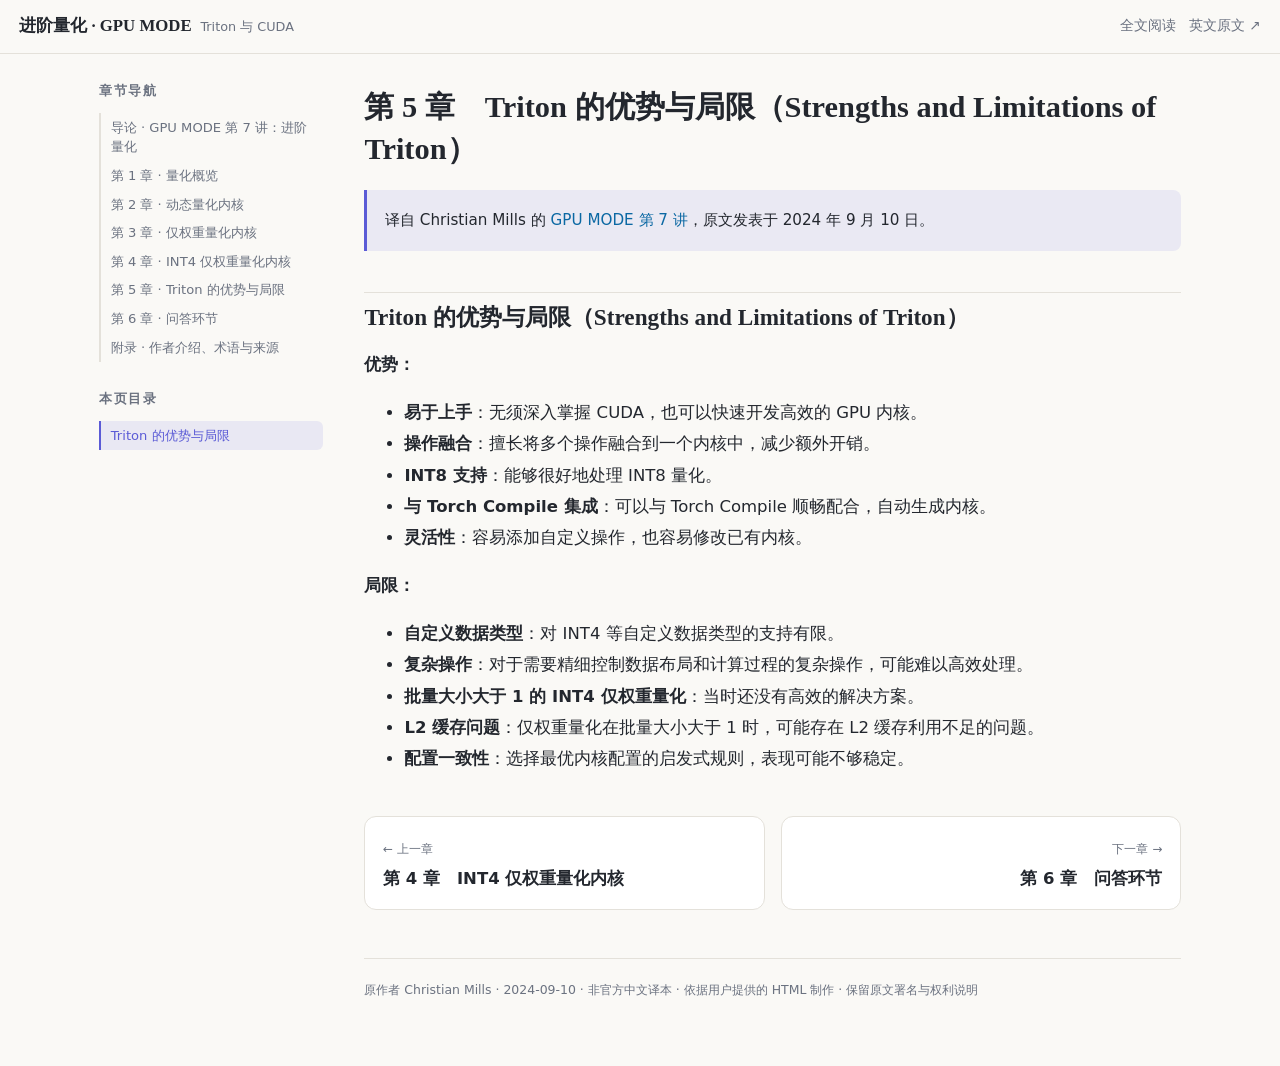
<file: webapp/chapters/ch05.html>
<!DOCTYPE html>
<html lang="zh-Hans">
<head><meta charset="utf-8"><meta name="viewport" content="width=device-width, initial-scale=1">
<title>第 5 章　Triton 的优势与局限 — 进阶量化 · GPU MODE</title>
<link rel="icon" href="data:,">
<link rel="stylesheet" href="../assets/style.css"></head>
<body>
<header class="topbar"><a class="brand" href="../index.html">进阶量化 · GPU MODE<span>Triton 与 CUDA</span></a>
<nav class="chapnav"><a href="../all.html">全文阅读</a><a href="https://christianjmills.com/posts/cuda-mode-notes/lecture-007/">英文原文 ↗</a></nav></header>
<div class="layout"><aside class="sidebar"><nav class="toc" id="toc"><h2>章节导航</h2>
<ol class="book-toc"><li><a href="ch00.html">导论 · GPU MODE 第 7 讲：进阶量化</a></li><li><a href="ch01.html">第 1 章 · 量化概览</a></li><li><a href="ch02.html">第 2 章 · 动态量化内核</a></li><li><a href="ch03.html">第 3 章 · 仅权重量化内核</a></li><li><a href="ch04.html">第 4 章 · INT4 仅权重量化内核</a></li><li><a href="ch05.html">第 5 章 · Triton 的优势与局限</a></li><li><a href="ch06.html">第 6 章 · 问答环节</a></li><li><a href="references.html">附录 · 作者介绍、术语与来源</a></li></ol><h2>本页目录</h2></nav></aside>
<main class="main"><article id="content" class="prose"></article>
<noscript>此页需要 JavaScript 排版。也可直接阅读目录中的完整译文 Markdown 文件。</noscript>
<nav class="pager"><a class="prev" href="ch04.html"><span class="dir">← 上一章</span><div class="ttl">第 4 章　INT4 仅权重量化内核</div></a><a class="next" href="ch06.html"><span class="dir">下一章 →</span><div class="ttl">第 6 章　问答环节</div></a></nav>
<footer class="pagefoot">原作者 Christian Mills · 2024-09-10 · 非官方中文译本 ·
依据用户提供的 HTML 制作 · 保留原文署名与权利说明</footer></main></div>
<script type="application/json" id="chapter-data">"# 第 5 章　Triton 的优势与局限（Strengths and Limitations of Triton）\n\n> 译自 Christian Mills 的 [GPU MODE 第 7 讲](https://christianjmills.com/posts/cuda-mode-notes/lecture-007/#strengths-and-limitations-of-triton)，原文发表于 2024 年 9 月 10 日。\n\n\u003ca id=\"strengths-and-limitations-of-triton\">\u003c/a>\n\n## Triton 的优势与局限（Strengths and Limitations of Triton）\n\n**优势：**\n\n- **易于上手**：无须深入掌握 CUDA，也可以快速开发高效的 GPU 内核。\n- **操作融合**：擅长将多个操作融合到一个内核中，减少额外开销。\n- **INT8 支持**：能够很好地处理 INT8 量化。\n- **与 Torch Compile 集成**：可以与 Torch Compile 顺畅配合，自动生成内核。\n- **灵活性**：容易添加自定义操作，也容易修改已有内核。\n\n**局限：**\n\n- **自定义数据类型**：对 INT4 等自定义数据类型的支持有限。\n- **复杂操作**：对于需要精细控制数据布局和计算过程的复杂操作，可能难以高效处理。\n- **批量大小大于 1 的 INT4 仅权重量化**：当时还没有高效的解决方案。\n- **L2 缓存问题**：仅权重量化在批量大小大于 1 时，可能存在 L2 缓存利用不足的问题。\n- **配置一致性**：选择最优内核配置的启发式规则，表现可能不够稳定。\n"</script>
<script src="../assets/marked.min.js"></script><script src="../assets/app.js"></script>
</body></html>
</file>
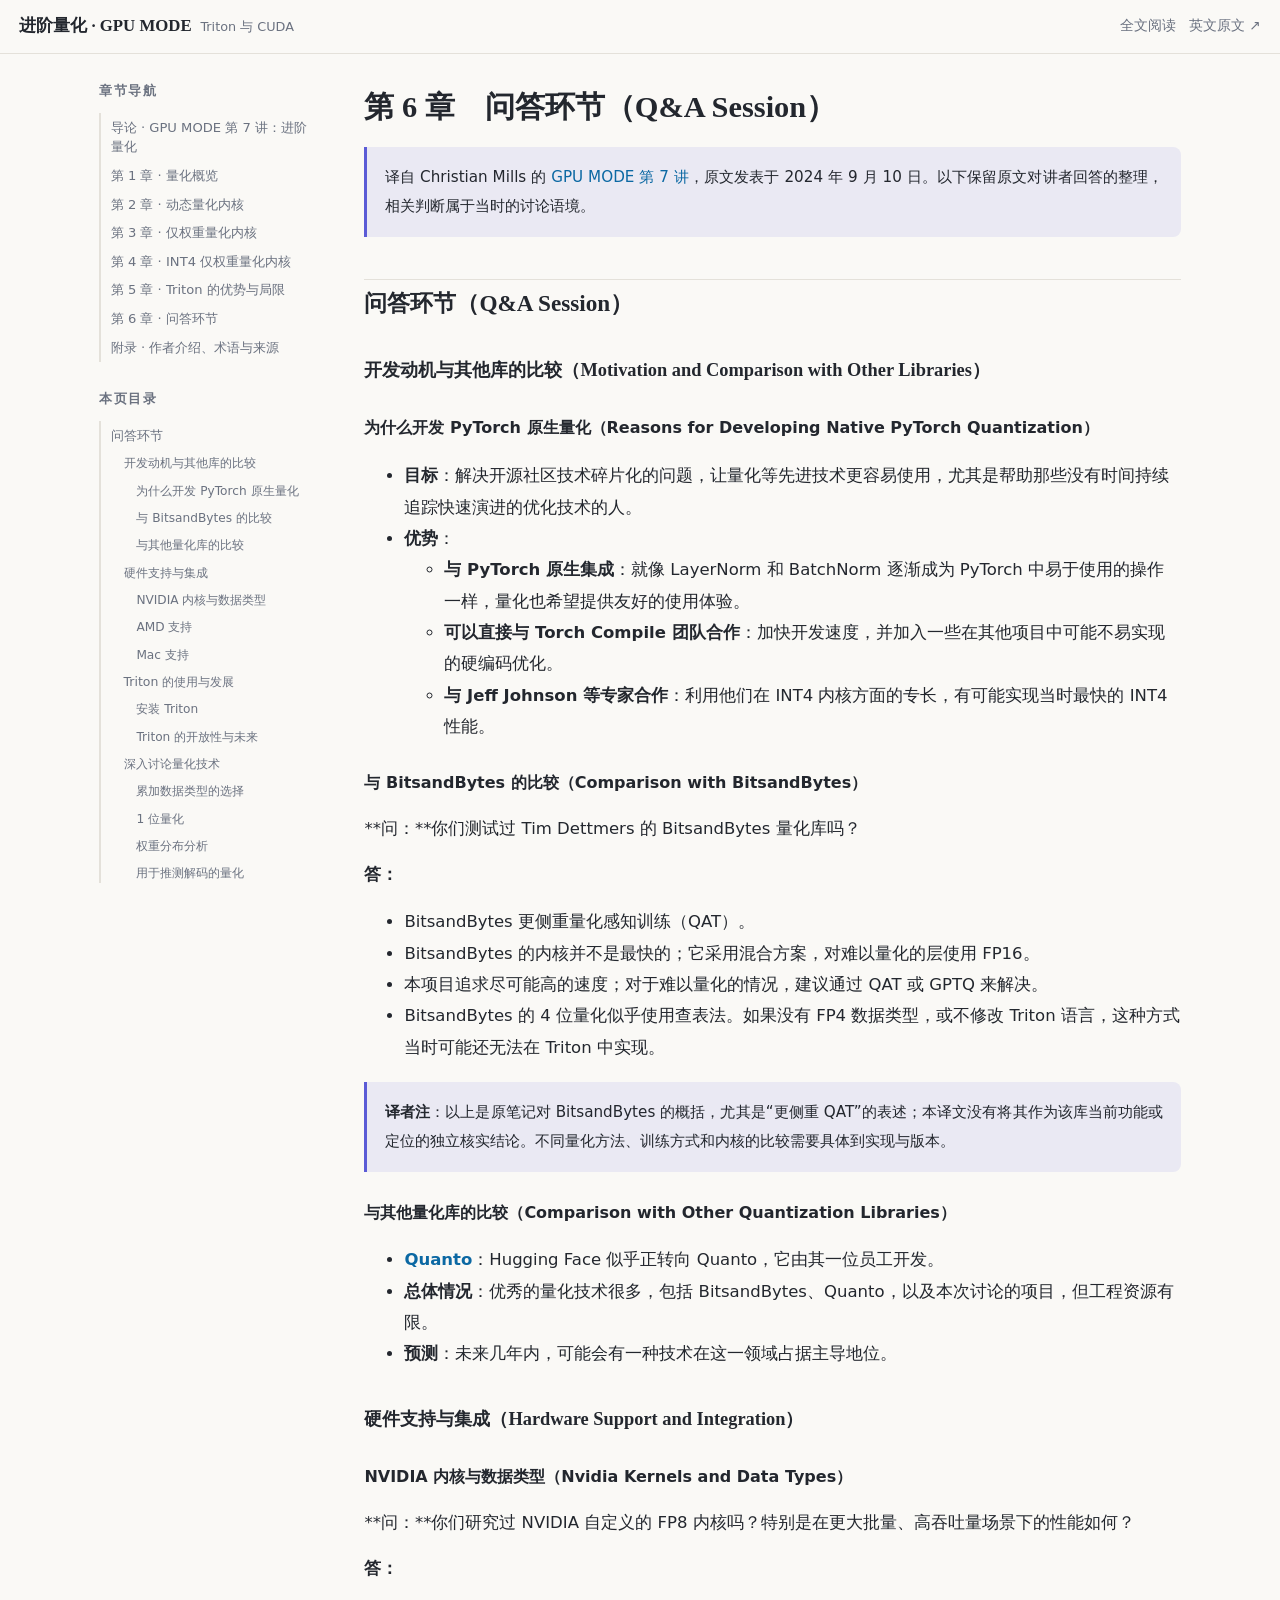
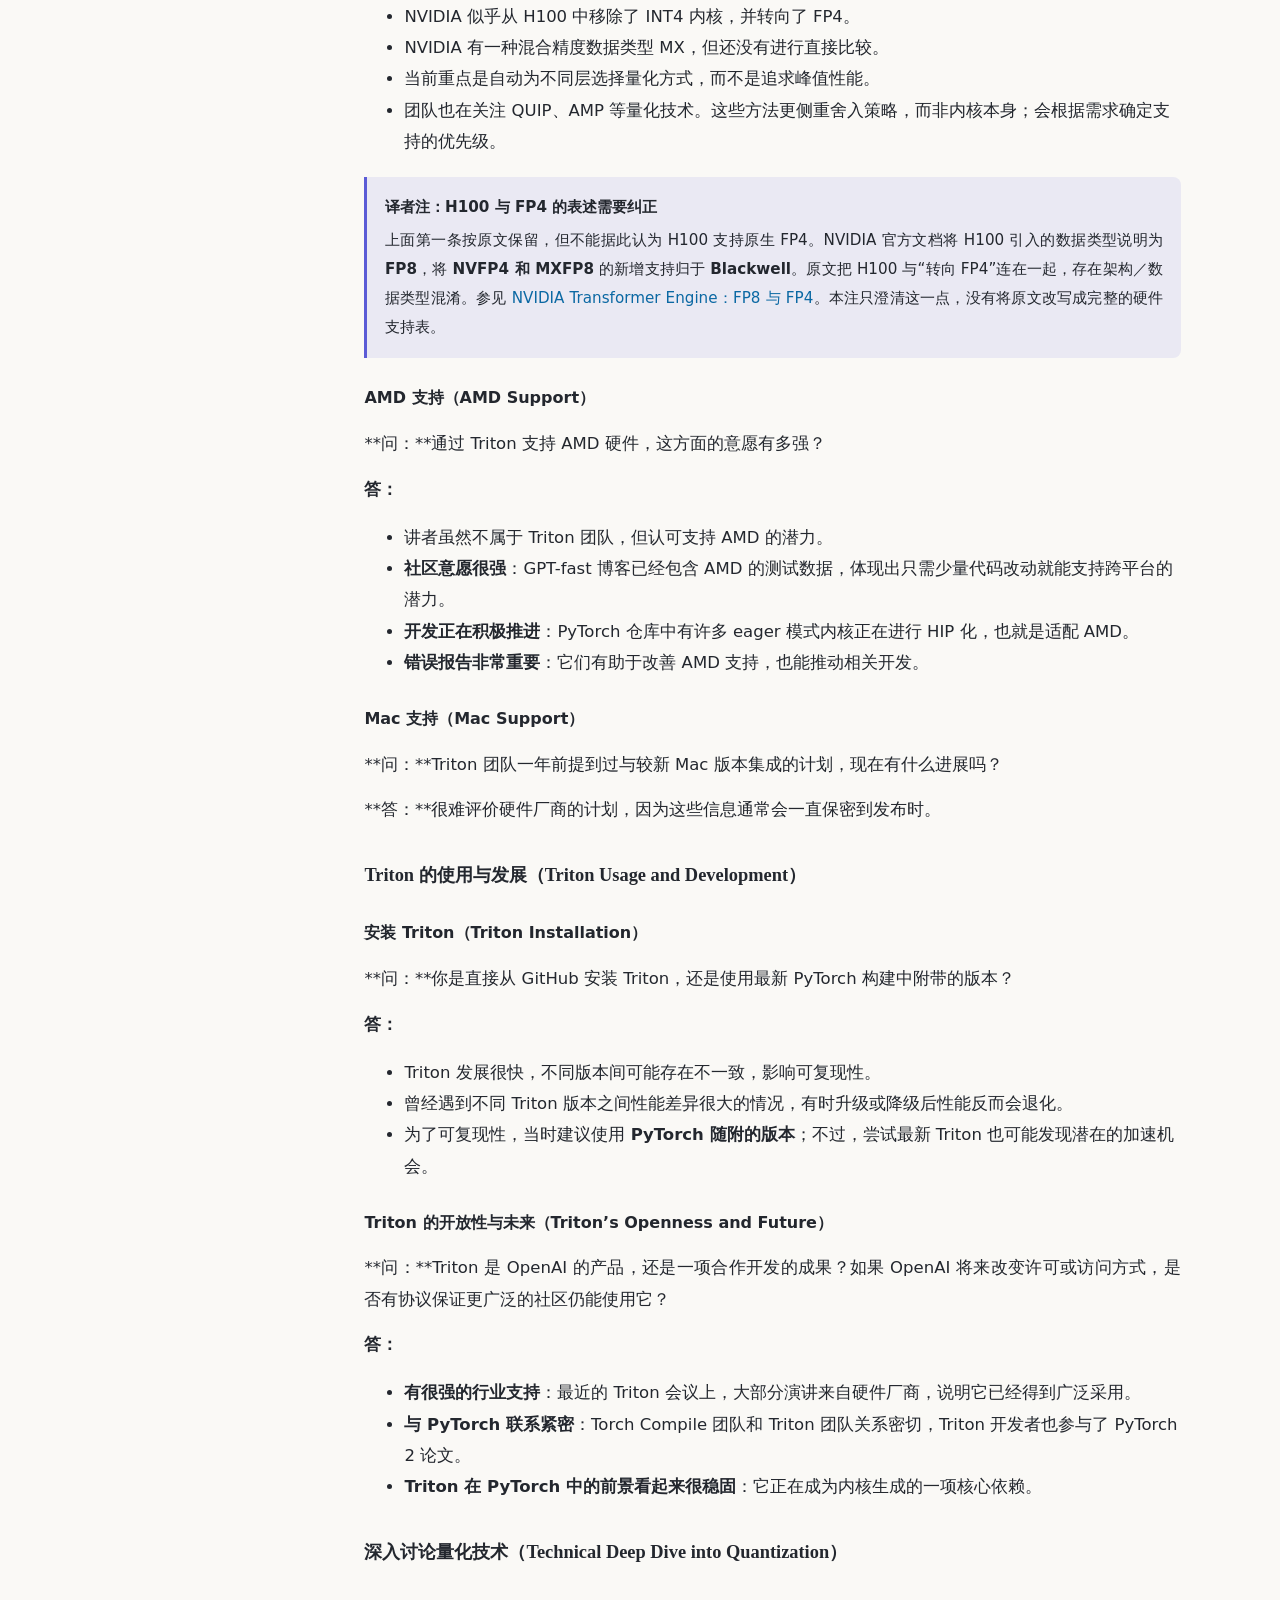
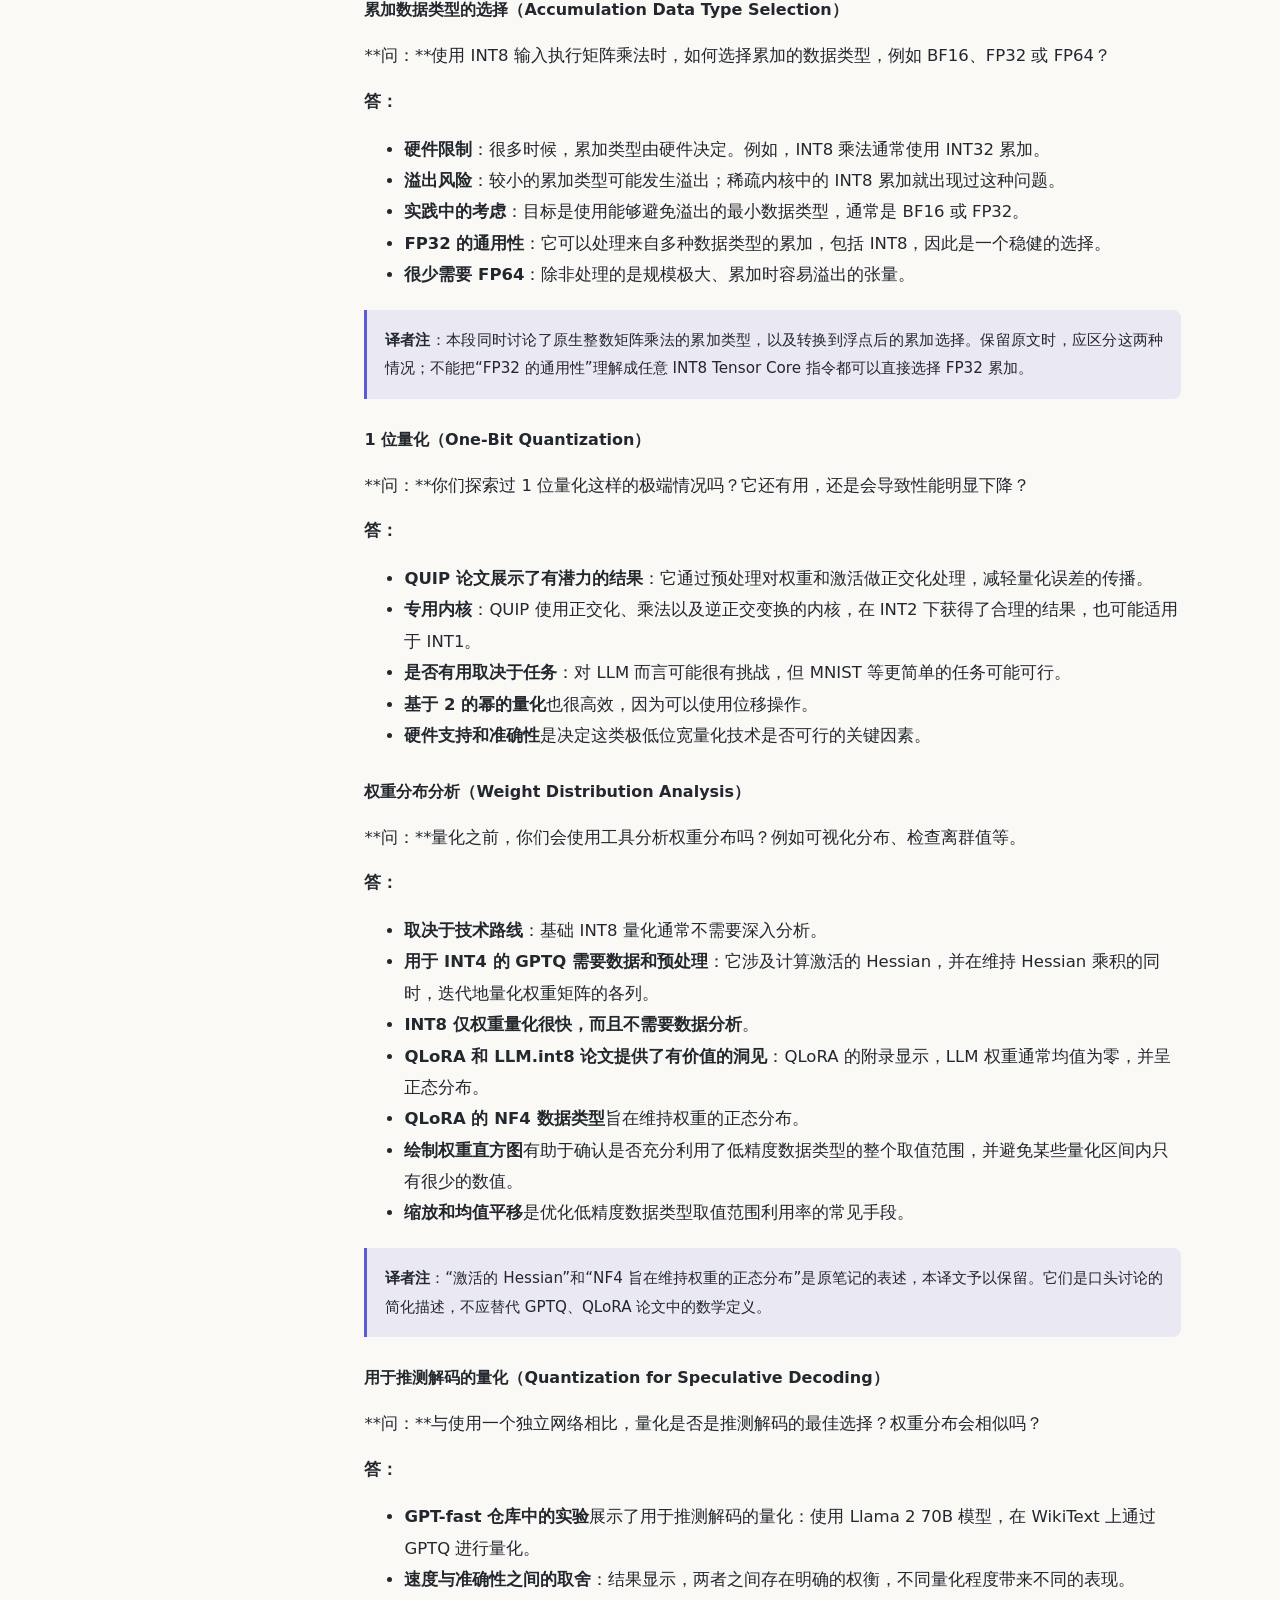
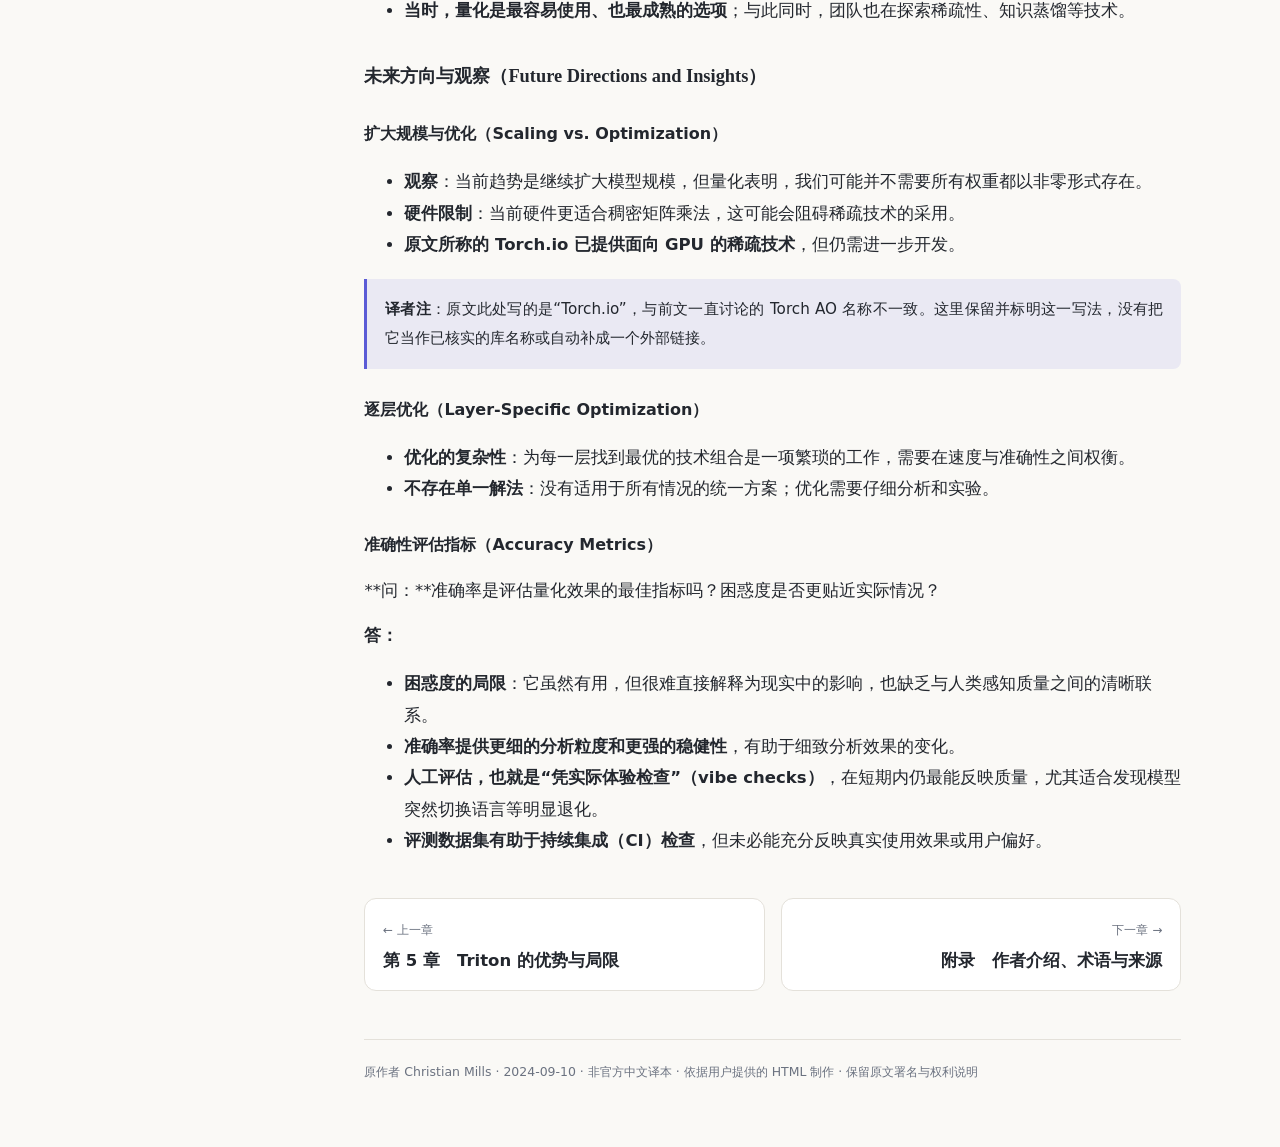
<file: webapp/chapters/ch06.html>
<!DOCTYPE html>
<html lang="zh-Hans">
<head><meta charset="utf-8"><meta name="viewport" content="width=device-width, initial-scale=1">
<title>第 6 章　问答环节 — 进阶量化 · GPU MODE</title>
<link rel="icon" href="data:,">
<link rel="stylesheet" href="../assets/style.css"></head>
<body>
<header class="topbar"><a class="brand" href="../index.html">进阶量化 · GPU MODE<span>Triton 与 CUDA</span></a>
<nav class="chapnav"><a href="../all.html">全文阅读</a><a href="https://christianjmills.com/posts/cuda-mode-notes/lecture-007/">英文原文 ↗</a></nav></header>
<div class="layout"><aside class="sidebar"><nav class="toc" id="toc"><h2>章节导航</h2>
<ol class="book-toc"><li><a href="ch00.html">导论 · GPU MODE 第 7 讲：进阶量化</a></li><li><a href="ch01.html">第 1 章 · 量化概览</a></li><li><a href="ch02.html">第 2 章 · 动态量化内核</a></li><li><a href="ch03.html">第 3 章 · 仅权重量化内核</a></li><li><a href="ch04.html">第 4 章 · INT4 仅权重量化内核</a></li><li><a href="ch05.html">第 5 章 · Triton 的优势与局限</a></li><li><a href="ch06.html">第 6 章 · 问答环节</a></li><li><a href="references.html">附录 · 作者介绍、术语与来源</a></li></ol><h2>本页目录</h2></nav></aside>
<main class="main"><article id="content" class="prose"></article>
<noscript>此页需要 JavaScript 排版。也可直接阅读目录中的完整译文 Markdown 文件。</noscript>
<nav class="pager"><a class="prev" href="ch05.html"><span class="dir">← 上一章</span><div class="ttl">第 5 章　Triton 的优势与局限</div></a><a class="next" href="references.html"><span class="dir">下一章 →</span><div class="ttl">附录　作者介绍、术语与来源</div></a></nav>
<footer class="pagefoot">原作者 Christian Mills · 2024-09-10 · 非官方中文译本 ·
依据用户提供的 HTML 制作 · 保留原文署名与权利说明</footer></main></div>
<script type="application/json" id="chapter-data">"# 第 6 章　问答环节（Q&A Session）\n\n> 译自 Christian Mills 的 [GPU MODE 第 7 讲](https://christianjmills.com/posts/cuda-mode-notes/lecture-007/#qa-session)，原文发表于 2024 年 9 月 10 日。以下保留原文对讲者回答的整理，相关判断属于当时的讨论语境。\n\n\u003ca id=\"qa-session\">\u003c/a>\n\n## 问答环节（Q&A Session）\n\n\u003ca id=\"motivation-and-comparison-with-other-libraries\">\u003c/a>\n\n### 开发动机与其他库的比较（Motivation and Comparison with Other Libraries）\n\n\u003ca id=\"reasons-for-developing-native-pytorch-quantization\">\u003c/a>\n\n#### 为什么开发 PyTorch 原生量化（Reasons for Developing Native PyTorch Quantization）\n\n- **目标**：解决开源社区技术碎片化的问题，让量化等先进技术更容易使用，尤其是帮助那些没有时间持续追踪快速演进的优化技术的人。\n- **优势**：\n  - **与 PyTorch 原生集成**：就像 LayerNorm 和 BatchNorm 逐渐成为 PyTorch 中易于使用的操作一样，量化也希望提供友好的使用体验。\n  - **可以直接与 Torch Compile 团队合作**：加快开发速度，并加入一些在其他项目中可能不易实现的硬编码优化。\n  - **与 Jeff Johnson 等专家合作**：利用他们在 INT4 内核方面的专长，有可能实现当时最快的 INT4 性能。\n\n\u003ca id=\"comparison-with-bitsandbytes\">\u003c/a>\n\n#### 与 BitsandBytes 的比较（Comparison with BitsandBytes）\n\n**问：**你们测试过 Tim Dettmers 的 BitsandBytes 量化库吗？\n\n**答：**\n\n- BitsandBytes 更侧重量化感知训练（QAT）。\n- BitsandBytes 的内核并不是最快的；它采用混合方案，对难以量化的层使用 FP16。\n- 本项目追求尽可能高的速度；对于难以量化的情况，建议通过 QAT 或 GPTQ 来解决。\n- BitsandBytes 的 4 位量化似乎使用查表法。如果没有 FP4 数据类型，或不修改 Triton 语言，这种方式当时可能还无法在 Triton 中实现。\n\n> **译者注**：以上是原笔记对 BitsandBytes 的概括，尤其是“更侧重 QAT”的表述；本译文没有将其作为该库当前功能或定位的独立核实结论。不同量化方法、训练方式和内核的比较需要具体到实现与版本。\n\n\u003ca id=\"comparison-with-other-quantization-libraries\">\u003c/a>\n\n#### 与其他量化库的比较（Comparison with Other Quantization Libraries）\n\n- **[Quanto](https://huggingface.co/blog/quanto-introduction)**：Hugging Face 似乎正转向 Quanto，它由其一位员工开发。\n- **总体情况**：优秀的量化技术很多，包括 BitsandBytes、Quanto，以及本次讨论的项目，但工程资源有限。\n- **预测**：未来几年内，可能会有一种技术在这一领域占据主导地位。\n\n\u003ca id=\"hardware-support-and-integration\">\u003c/a>\n\n### 硬件支持与集成（Hardware Support and Integration）\n\n\u003ca id=\"nvidia-kernels-and-data-types\">\u003c/a>\n\n#### NVIDIA 内核与数据类型（Nvidia Kernels and Data Types）\n\n**问：**你们研究过 NVIDIA 自定义的 FP8 内核吗？特别是在更大批量、高吞吐量场景下的性能如何？\n\n**答：**\n\n- NVIDIA 似乎从 H100 中移除了 INT4 内核，并转向了 FP4。\n- NVIDIA 有一种混合精度数据类型 MX，但还没有进行直接比较。\n- 当前重点是自动为不同层选择量化方式，而不是追求峰值性能。\n- 团队也在关注 QUIP、AMP 等量化技术。这些方法更侧重舍入策略，而非内核本身；会根据需求确定支持的优先级。\n\n> **译者注：H100 与 FP4 的表述需要纠正**\n>\n> 上面第一条按原文保留，但不能据此认为 H100 支持原生 FP4。NVIDIA 官方文档将 H100 引入的数据类型说明为 **FP8**，将 **NVFP4 和 MXFP8** 的新增支持归于 **Blackwell**。原文把 H100 与“转向 FP4”连在一起，存在架构／数据类型混淆。参见 [NVIDIA Transformer Engine：FP8 与 FP4](https://docs.nvidia.com/deeplearning/transformer-engine-releases/release-2.11/user-guide/examples/fp8_primer.html)。本注只澄清这一点，没有将原文改写成完整的硬件支持表。\n\n\u003ca id=\"amd-support\">\u003c/a>\n\n#### AMD 支持（AMD Support）\n\n**问：**通过 Triton 支持 AMD 硬件，这方面的意愿有多强？\n\n**答：**\n\n- 讲者虽然不属于 Triton 团队，但认可支持 AMD 的潜力。\n- **社区意愿很强**：GPT-fast 博客已经包含 AMD 的测试数据，体现出只需少量代码改动就能支持跨平台的潜力。\n- **开发正在积极推进**：PyTorch 仓库中有许多 eager 模式内核正在进行 HIP 化，也就是适配 AMD。\n- **错误报告非常重要**：它们有助于改善 AMD 支持，也能推动相关开发。\n\n\u003ca id=\"mac-support\">\u003c/a>\n\n#### Mac 支持（Mac Support）\n\n**问：**Triton 团队一年前提到过与较新 Mac 版本集成的计划，现在有什么进展吗？\n\n**答：**很难评价硬件厂商的计划，因为这些信息通常会一直保密到发布时。\n\n\u003ca id=\"triton-usage-and-development\">\u003c/a>\n\n### Triton 的使用与发展（Triton Usage and Development）\n\n\u003ca id=\"triton-installation\">\u003c/a>\n\n#### 安装 Triton（Triton Installation）\n\n**问：**你是直接从 GitHub 安装 Triton，还是使用最新 PyTorch 构建中附带的版本？\n\n**答：**\n\n- Triton 发展很快，不同版本间可能存在不一致，影响可复现性。\n- 曾经遇到不同 Triton 版本之间性能差异很大的情况，有时升级或降级后性能反而会退化。\n- 为了可复现性，当时建议使用 **PyTorch 随附的版本**；不过，尝试最新 Triton 也可能发现潜在的加速机会。\n\n\u003ca id=\"tritons-openness-and-future\">\u003c/a>\n\n#### Triton 的开放性与未来（Triton’s Openness and Future）\n\n**问：**Triton 是 OpenAI 的产品，还是一项合作开发的成果？如果 OpenAI 将来改变许可或访问方式，是否有协议保证更广泛的社区仍能使用它？\n\n**答：**\n\n- **有很强的行业支持**：最近的 Triton 会议上，大部分演讲来自硬件厂商，说明它已经得到广泛采用。\n- **与 PyTorch 联系紧密**：Torch Compile 团队和 Triton 团队关系密切，Triton 开发者也参与了 PyTorch 2 论文。\n- **Triton 在 PyTorch 中的前景看起来很稳固**：它正在成为内核生成的一项核心依赖。\n\n\u003ca id=\"technical-deep-dive-into-quantization\">\u003c/a>\n\n### 深入讨论量化技术（Technical Deep Dive into Quantization）\n\n\u003ca id=\"accumulation-data-type-selection\">\u003c/a>\n\n#### 累加数据类型的选择（Accumulation Data Type Selection）\n\n**问：**使用 INT8 输入执行矩阵乘法时，如何选择累加的数据类型，例如 BF16、FP32 或 FP64？\n\n**答：**\n\n- **硬件限制**：很多时候，累加类型由硬件决定。例如，INT8 乘法通常使用 INT32 累加。\n- **溢出风险**：较小的累加类型可能发生溢出；稀疏内核中的 INT8 累加就出现过这种问题。\n- **实践中的考虑**：目标是使用能够避免溢出的最小数据类型，通常是 BF16 或 FP32。\n- **FP32 的通用性**：它可以处理来自多种数据类型的累加，包括 INT8，因此是一个稳健的选择。\n- **很少需要 FP64**：除非处理的是规模极大、累加时容易溢出的张量。\n\n> **译者注**：本段同时讨论了原生整数矩阵乘法的累加类型，以及转换到浮点后的累加选择。保留原文时，应区分这两种情况；不能把“FP32 的通用性”理解成任意 INT8 Tensor Core 指令都可以直接选择 FP32 累加。\n\n\u003ca id=\"one-bit-quantization\">\u003c/a>\n\n#### 1 位量化（One-Bit Quantization）\n\n**问：**你们探索过 1 位量化这样的极端情况吗？它还有用，还是会导致性能明显下降？\n\n**答：**\n\n- **QUIP 论文展示了有潜力的结果**：它通过预处理对权重和激活做正交化处理，减轻量化误差的传播。\n- **专用内核**：QUIP 使用正交化、乘法以及逆正交变换的内核，在 INT2 下获得了合理的结果，也可能适用于 INT1。\n- **是否有用取决于任务**：对 LLM 而言可能很有挑战，但 MNIST 等更简单的任务可能可行。\n- **基于 2 的幂的量化**也很高效，因为可以使用位移操作。\n- **硬件支持和准确性**是决定这类极低位宽量化技术是否可行的关键因素。\n\n\u003ca id=\"weight-distribution-analysis\">\u003c/a>\n\n#### 权重分布分析（Weight Distribution Analysis）\n\n**问：**量化之前，你们会使用工具分析权重分布吗？例如可视化分布、检查离群值等。\n\n**答：**\n\n- **取决于技术路线**：基础 INT8 量化通常不需要深入分析。\n- **用于 INT4 的 GPTQ 需要数据和预处理**：它涉及计算激活的 Hessian，并在维持 Hessian 乘积的同时，迭代地量化权重矩阵的各列。\n- **INT8 仅权重量化很快，而且不需要数据分析**。\n- **QLoRA 和 LLM.int8 论文提供了有价值的洞见**：QLoRA 的附录显示，LLM 权重通常均值为零，并呈正态分布。\n- **QLoRA 的 NF4 数据类型**旨在维持权重的正态分布。\n- **绘制权重直方图**有助于确认是否充分利用了低精度数据类型的整个取值范围，并避免某些量化区间内只有很少的数值。\n- **缩放和均值平移**是优化低精度数据类型取值范围利用率的常见手段。\n\n> **译者注**：“激活的 Hessian”和“NF4 旨在维持权重的正态分布”是原笔记的表述，本译文予以保留。它们是口头讨论的简化描述，不应替代 GPTQ、QLoRA 论文中的数学定义。\n\n\u003ca id=\"quantization-for-speculative-decoding\">\u003c/a>\n\n#### 用于推测解码的量化（Quantization for Speculative Decoding）\n\n**问：**与使用一个独立网络相比，量化是否是推测解码的最佳选择？权重分布会相似吗？\n\n**答：**\n\n- **GPT-fast 仓库中的实验**展示了用于推测解码的量化：使用 Llama 2 70B 模型，在 WikiText 上通过 GPTQ 进行量化。\n- **速度与准确性之间的取舍**：结果显示，两者之间存在明确的权衡，不同量化程度带来不同的表现。\n- **当时，量化是最容易使用、也最成熟的选项**；与此同时，团队也在探索稀疏性、知识蒸馏等技术。\n\n\u003ca id=\"future-directions-and-insights\">\u003c/a>\n\n### 未来方向与观察（Future Directions and Insights）\n\n\u003ca id=\"scaling-vs.-optimization\">\u003c/a>\n\n#### 扩大规模与优化（Scaling vs. Optimization）\n\n- **观察**：当前趋势是继续扩大模型规模，但量化表明，我们可能并不需要所有权重都以非零形式存在。\n- **硬件限制**：当前硬件更适合稠密矩阵乘法，这可能会阻碍稀疏技术的采用。\n- **原文所称的 Torch.io 已提供面向 GPU 的稀疏技术**，但仍需进一步开发。\n\n> **译者注**：原文此处写的是“Torch.io”，与前文一直讨论的 Torch AO 名称不一致。这里保留并标明这一写法，没有把它当作已核实的库名称或自动补成一个外部链接。\n\n\u003ca id=\"layer-specific-optimization\">\u003c/a>\n\n#### 逐层优化（Layer-Specific Optimization）\n\n- **优化的复杂性**：为每一层找到最优的技术组合是一项繁琐的工作，需要在速度与准确性之间权衡。\n- **不存在单一解法**：没有适用于所有情况的统一方案；优化需要仔细分析和实验。\n\n\u003ca id=\"accuracy-metrics\">\u003c/a>\n\n#### 准确性评估指标（Accuracy Metrics）\n\n**问：**准确率是评估量化效果的最佳指标吗？困惑度是否更贴近实际情况？\n\n**答：**\n\n- **困惑度的局限**：它虽然有用，但很难直接解释为现实中的影响，也缺乏与人类感知质量之间的清晰联系。\n- **准确率提供更细的分析粒度和更强的稳健性**，有助于细致分析效果的变化。\n- **人工评估，也就是“凭实际体验检查”（vibe checks）**，在短期内仍最能反映质量，尤其适合发现模型突然切换语言等明显退化。\n- **评测数据集有助于持续集成（CI）检查**，但未必能充分反映真实使用效果或用户偏好。\n"</script>
<script src="../assets/marked.min.js"></script><script src="../assets/app.js"></script>
</body></html>
</file>
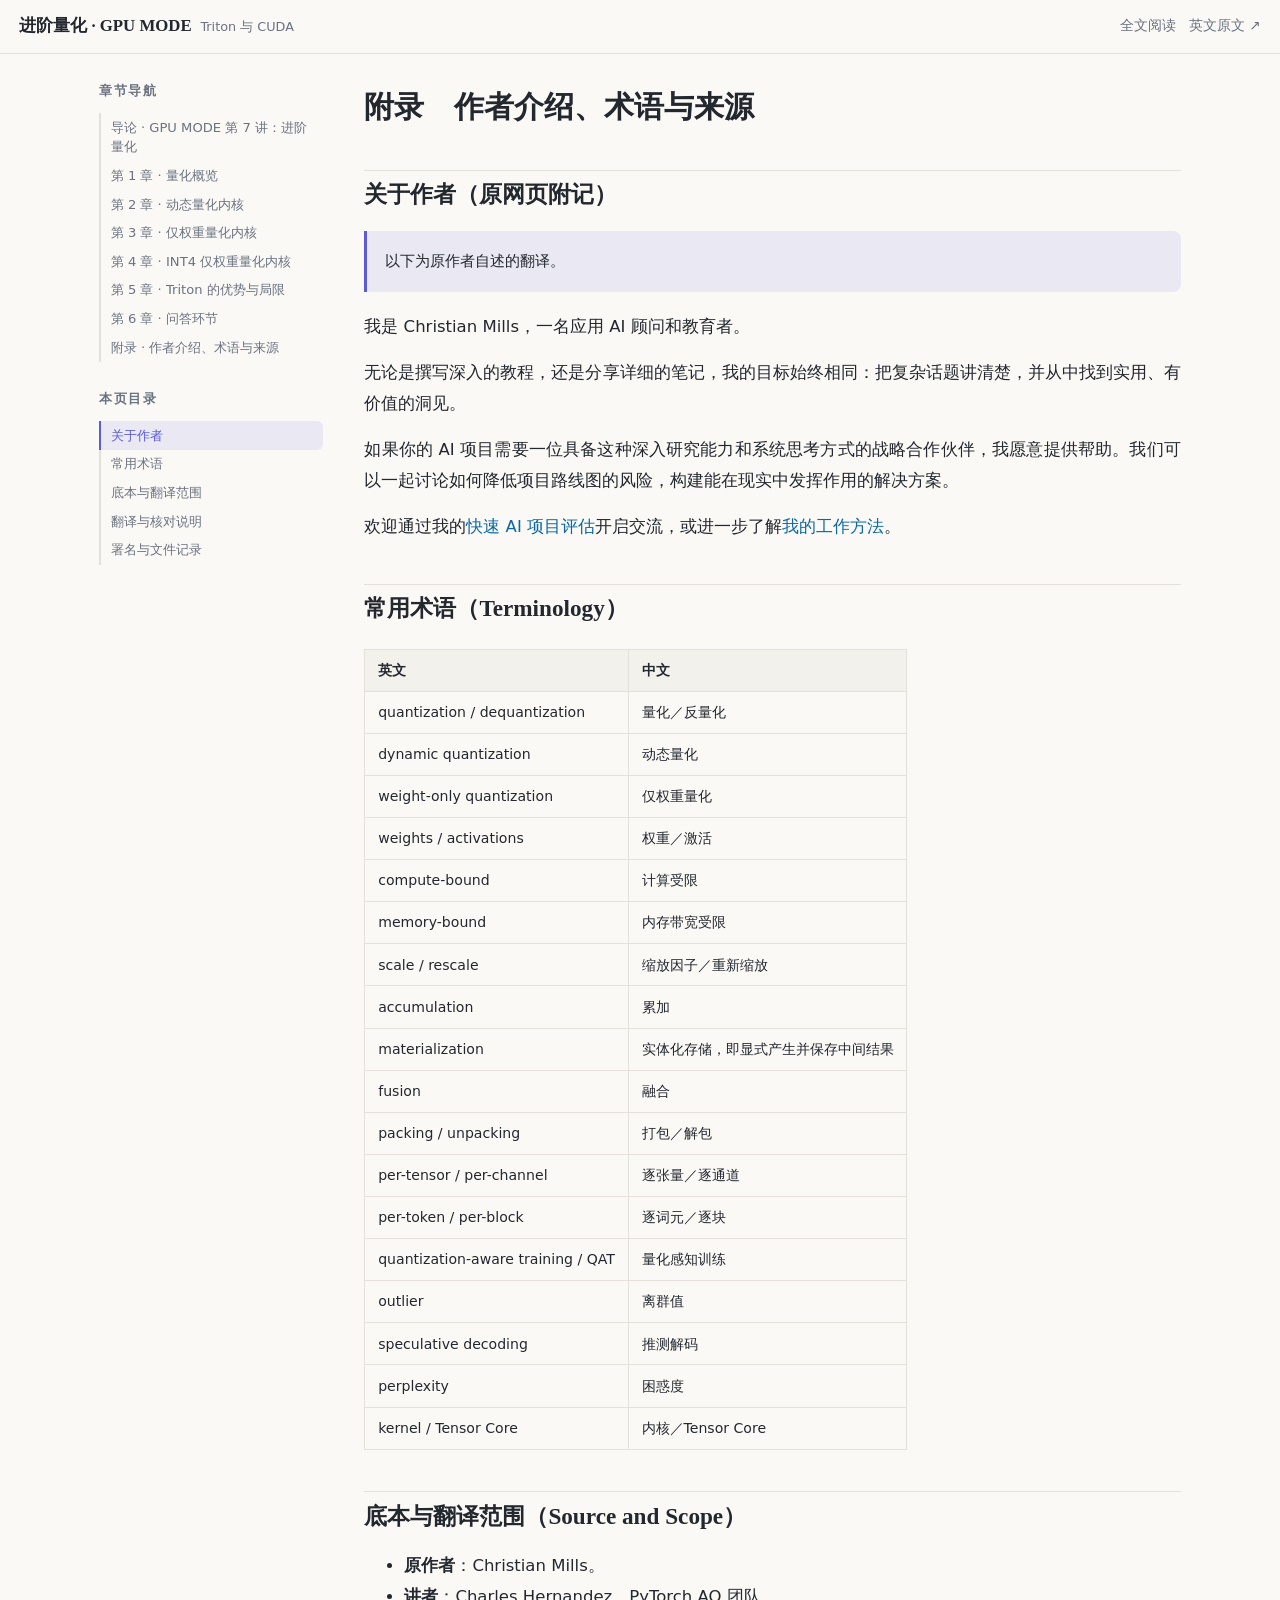
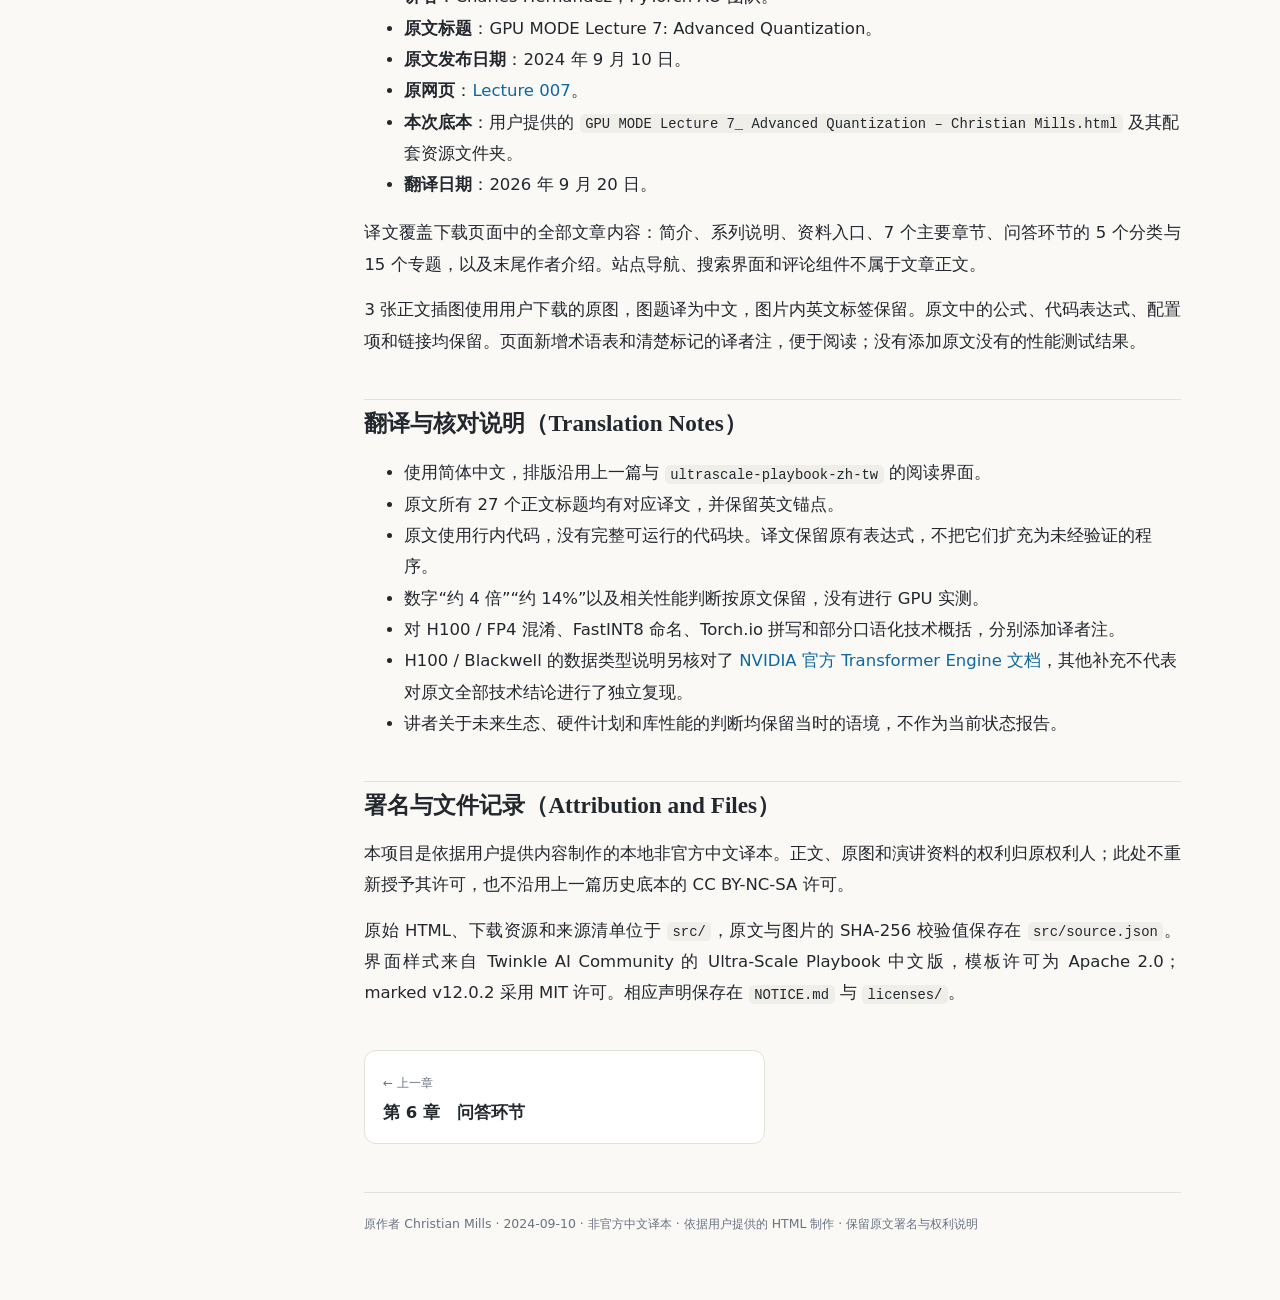
<file: webapp/chapters/references.html>
<!DOCTYPE html>
<html lang="zh-Hans">
<head><meta charset="utf-8"><meta name="viewport" content="width=device-width, initial-scale=1">
<title>附录　作者介绍、术语与来源 — 进阶量化 · GPU MODE</title>
<link rel="icon" href="data:,">
<link rel="stylesheet" href="../assets/style.css"></head>
<body>
<header class="topbar"><a class="brand" href="../index.html">进阶量化 · GPU MODE<span>Triton 与 CUDA</span></a>
<nav class="chapnav"><a href="../all.html">全文阅读</a><a href="https://christianjmills.com/posts/cuda-mode-notes/lecture-007/">英文原文 ↗</a></nav></header>
<div class="layout"><aside class="sidebar"><nav class="toc" id="toc"><h2>章节导航</h2>
<ol class="book-toc"><li><a href="ch00.html">导论 · GPU MODE 第 7 讲：进阶量化</a></li><li><a href="ch01.html">第 1 章 · 量化概览</a></li><li><a href="ch02.html">第 2 章 · 动态量化内核</a></li><li><a href="ch03.html">第 3 章 · 仅权重量化内核</a></li><li><a href="ch04.html">第 4 章 · INT4 仅权重量化内核</a></li><li><a href="ch05.html">第 5 章 · Triton 的优势与局限</a></li><li><a href="ch06.html">第 6 章 · 问答环节</a></li><li><a href="references.html">附录 · 作者介绍、术语与来源</a></li></ol><h2>本页目录</h2></nav></aside>
<main class="main"><article id="content" class="prose"></article>
<noscript>此页需要 JavaScript 排版。也可直接阅读目录中的完整译文 Markdown 文件。</noscript>
<nav class="pager"><a class="prev" href="ch06.html"><span class="dir">← 上一章</span><div class="ttl">第 6 章　问答环节</div></a></nav>
<footer class="pagefoot">原作者 Christian Mills · 2024-09-10 · 非官方中文译本 ·
依据用户提供的 HTML 制作 · 保留原文署名与权利说明</footer></main></div>
<script type="application/json" id="chapter-data">"# 附录　作者介绍、术语与来源\n\n\u003ca id=\"about-author\">\u003c/a>\n\n## 关于作者（原网页附记）\n\n> 以下为原作者自述的翻译。\n\n我是 Christian Mills，一名应用 AI 顾问和教育者。\n\n无论是撰写深入的教程，还是分享详细的笔记，我的目标始终相同：把复杂话题讲清楚，并从中找到实用、有价值的洞见。\n\n如果你的 AI 项目需要一位具备这种深入研究能力和系统思考方式的战略合作伙伴，我愿意提供帮助。我们可以一起讨论如何降低项目路线图的风险，构建能在现实中发挥作用的解决方案。\n\n欢迎通过我的[快速 AI 项目评估](https://docs.google.com/forms/d/e/1FAIpQLScKDKPJF9Be47LA3nrEDXTVpzH2UMLz8SzHMHM9hWT5qlvjkw/viewform?usp=sf_link)开启交流，或进一步了解[我的工作方法](https://christianjmills.com/about.html)。\n\n\u003ca id=\"terminology\">\u003c/a>\n\n## 常用术语（Terminology）\n\n| 英文 | 中文 |\n|---|---|\n| quantization / dequantization | 量化／反量化 |\n| dynamic quantization | 动态量化 |\n| weight-only quantization | 仅权重量化 |\n| weights / activations | 权重／激活 |\n| compute-bound | 计算受限 |\n| memory-bound | 内存带宽受限 |\n| scale / rescale | 缩放因子／重新缩放 |\n| accumulation | 累加 |\n| materialization | 实体化存储，即显式产生并保存中间结果 |\n| fusion | 融合 |\n| packing / unpacking | 打包／解包 |\n| per-tensor / per-channel | 逐张量／逐通道 |\n| per-token / per-block | 逐词元／逐块 |\n| quantization-aware training / QAT | 量化感知训练 |\n| outlier | 离群值 |\n| speculative decoding | 推测解码 |\n| perplexity | 困惑度 |\n| kernel / Tensor Core | 内核／Tensor Core |\n\n\u003ca id=\"source-and-scope\">\u003c/a>\n\n## 底本与翻译范围（Source and Scope）\n\n- **原作者**：Christian Mills。\n- **讲者**：Charles Hernandez，PyTorch AO 团队。\n- **原文标题**：GPU MODE Lecture 7: Advanced Quantization。\n- **原文发布日期**：2024 年 9 月 10 日。\n- **原网页**：[Lecture 007](https://christianjmills.com/posts/cuda-mode-notes/lecture-007/)。\n- **本次底本**：用户提供的 `GPU MODE Lecture 7_ Advanced Quantization – Christian Mills.html` 及其配套资源文件夹。\n- **翻译日期**：2026 年 9 月 20 日。\n\n译文覆盖下载页面中的全部文章内容：简介、系列说明、资料入口、7 个主要章节、问答环节的 5 个分类与 15 个专题，以及末尾作者介绍。站点导航、搜索界面和评论组件不属于文章正文。\n\n3 张正文插图使用用户下载的原图，图题译为中文，图片内英文标签保留。原文中的公式、代码表达式、配置项和链接均保留。页面新增术语表和清楚标记的译者注，便于阅读；没有添加原文没有的性能测试结果。\n\n\u003ca id=\"translation-notes\">\u003c/a>\n\n## 翻译与核对说明（Translation Notes）\n\n- 使用简体中文，排版沿用上一篇与 `ultrascale-playbook-zh-tw` 的阅读界面。\n- 原文所有 27 个正文标题均有对应译文，并保留英文锚点。\n- 原文使用行内代码，没有完整可运行的代码块。译文保留原有表达式，不把它们扩充为未经验证的程序。\n- 数字“约 4 倍”“约 14%”以及相关性能判断按原文保留，没有进行 GPU 实测。\n- 对 H100 / FP4 混淆、FastINT8 命名、Torch.io 拼写和部分口语化技术概括，分别添加译者注。\n- H100 / Blackwell 的数据类型说明另核对了 [NVIDIA 官方 Transformer Engine 文档](https://docs.nvidia.com/deeplearning/transformer-engine-releases/release-2.11/user-guide/examples/fp8_primer.html)，其他补充不代表对原文全部技术结论进行了独立复现。\n- 讲者关于未来生态、硬件计划和库性能的判断均保留当时的语境，不作为当前状态报告。\n\n\u003ca id=\"attribution-and-files\">\u003c/a>\n\n## 署名与文件记录（Attribution and Files）\n\n本项目是依据用户提供内容制作的本地非官方中文译本。正文、原图和演讲资料的权利归原权利人；此处不重新授予其许可，也不沿用上一篇历史底本的 CC BY-NC-SA 许可。\n\n原始 HTML、下载资源和来源清单位于 `src/`，原文与图片的 SHA-256 校验值保存在 `src/source.json`。界面样式来自 Twinkle AI Community 的 Ultra-Scale Playbook 中文版，模板许可为 Apache 2.0；marked v12.0.2 采用 MIT 许可。相应声明保存在 `NOTICE.md` 与 `licenses/`。\n"</script>
<script src="../assets/marked.min.js"></script><script src="../assets/app.js"></script>
</body></html>
</file>
<file: webapp/assets/style.css>
/* ===== RLHF 中文版 — 全站样式 ===== */
:root {
  --bg: #faf9f6;
  --panel: #ffffff;
  --panel-2: #f3f1ec;
  --fg: #23272e;
  --fg-muted: #6b7280;
  --border: #e4e1da;
  --accent: #5b5bd6;
  --accent-soft: rgba(91, 91, 214, .10);
  --accent-2: #b45309;
  --link: #0b68a3;
  --code-bg: #f0eee9;
  --shadow: 0 1px 3px rgba(30, 30, 28, .07), 0 8px 24px rgba(30, 30, 28, .06);
  --radius: 12px;
  --serif: "Noto Serif TC", "Songti TC", "PMingLiU", Georgia, serif;
  --sans: "Noto Sans TC", "PingFang TC", "Microsoft JhengHei", system-ui, -apple-system, sans-serif;
  --mono: "SF Mono", "JetBrains Mono", Menlo, Consolas, monospace;
}
@media (prefers-color-scheme: dark) {
  :root {
    --bg: #14161a;
    --panel: #1c1f24;
    --panel-2: #22262c;
    --fg: #e6e4e0;
    --fg-muted: #9aa1ab;
    --border: #31353c;
    --accent: #9b9ef0;
    --accent-soft: rgba(155, 158, 240, .14);
    --accent-2: #fbbf24;
    --link: #8ec8f0;
    --code-bg: #23272e;
    --shadow: 0 1px 3px rgba(0, 0, 0, .4), 0 8px 24px rgba(0, 0, 0, .3);
  }
}

* { box-sizing: border-box; }
html { scroll-behavior: smooth; }
body {
  margin: 0;
  background: var(--bg);
  color: var(--fg);
  font-family: var(--sans);
  font-size: 16.5px;
  line-height: 1.9;
  -webkit-font-smoothing: antialiased;
}
a { color: var(--link); text-decoration: none; }
a:hover { text-decoration: underline; }
img { max-width: 100%; height: auto; }

/* ===== 顶栏 ===== */
.topbar {
  position: sticky; top: 0; z-index: 50;
  display: flex; align-items: center; justify-content: space-between;
  gap: 1rem; padding: .65rem 1.2rem;
  background: color-mix(in srgb, var(--bg) 88%, transparent);
  backdrop-filter: blur(10px);
  border-bottom: 1px solid var(--border);
}
.brand { font-family: var(--serif); font-weight: 700; font-size: 1.05rem; color: var(--fg); white-space: nowrap; }
.brand span { margin-left: .55rem; font-family: var(--sans); font-weight: 400; font-size: .8rem; color: var(--fg-muted); }
.brand:hover { text-decoration: none; color: var(--accent); }
.chapnav { display: flex; align-items: center; gap: .8rem; font-size: .85rem; }
.chapnav a { color: var(--fg-muted); }
.chapnav a:hover { color: var(--accent); text-decoration: none; }
.chapnav-current { color: var(--fg); font-weight: 600; max-width: 40vw; overflow: hidden; text-overflow: ellipsis; white-space: nowrap; }

/* ===== 版面 ===== */
.layout { display: grid; grid-template-columns: 230px minmax(0, 1fr); max-width: 1120px; margin: 0 auto; gap: 2.2rem; padding: 1.6rem 1.2rem 4rem; }
.main { min-width: 0; }
.sidebar { font-size: .82rem; }
.toc { position: sticky; top: 4.2rem; max-height: calc(100vh - 6rem); overflow-y: auto; padding-right: .4rem; }
.toc h2 { font-size: .8rem; letter-spacing: .12em; color: var(--fg-muted); font-weight: 600; margin: 0 0 .6rem; }
.toc ol { list-style: none; margin: 0; padding: 0; }
.toc li { margin: 0; }
.toc a { display: block; padding: .28rem .6rem; border-left: 2px solid var(--border); color: var(--fg-muted); line-height: 1.5; }
.toc li.toc-h3 a { padding-left: 1.4rem; font-size: .78rem; }
.toc a:hover { color: var(--accent); text-decoration: none; }
.toc a.active { color: var(--accent); border-left-color: var(--accent); background: var(--accent-soft); border-radius: 0 6px 6px 0; }
@media (max-width: 900px) { .layout { grid-template-columns: 1fr; } .sidebar { display: none; } }

/* ===== 内文排版 ===== */
.prose h1 { font-family: var(--serif); font-size: 1.9rem; line-height: 1.4; margin: .4rem 0 1rem; }
.prose h2 { font-family: var(--serif); font-size: 1.45rem; line-height: 1.5; margin: 2.6rem 0 .9rem; padding-top: .4rem; border-top: 1px solid var(--border); }
.prose h3 { font-family: var(--serif); font-size: 1.15rem; margin: 2rem 0 .7rem; }
.prose h4 { font-size: 1rem; margin: 1.6rem 0 .5rem; }
.prose p { margin: .9rem 0; text-align: justify; }
.prose blockquote { margin: 1.2rem 0; padding: .7rem 1.1rem; border-left: 3px solid var(--accent); background: var(--accent-soft); border-radius: 0 8px 8px 0; color: var(--fg); font-size: .92em; }
.prose blockquote p { margin: .3rem 0; }
.prose code { font-family: var(--mono); font-size: .84em; background: var(--code-bg); padding: .12em .4em; border-radius: 5px; }
.prose pre { background: var(--code-bg); border: 1px solid var(--border); border-radius: var(--radius); padding: 1rem 1.2rem; overflow-x: auto; line-height: 1.6; }
.prose pre code { background: none; padding: 0; font-size: .82rem; }
.prose img { display: block; margin: 1.6rem auto .5rem; border-radius: 8px; }
@media (prefers-color-scheme: dark) { .prose img { background: #f5f5f2; padding: 10px; } }
.prose em { color: var(--fg-muted); }
.prose img + em, .prose img + p em { display: block; text-align: center; font-size: .85rem; margin-top: .35rem; }
.prose table { border-collapse: collapse; margin: 1.4rem 0; width: 100%; display: block; overflow-x: auto; font-size: .88rem; }
.prose th, .prose td { border: 1px solid var(--border); padding: .45rem .8rem; text-align: left; }
.prose th { background: var(--panel-2); font-weight: 600; }
.prose hr { border: none; border-top: 1px solid var(--border); margin: 2.4rem 0; }
.prose .katex-display { overflow-x: auto; overflow-y: hidden; padding: .3rem 0; }
.prose .katex { font-size: 1.06em; }

/* ===== 交互实验室 ===== */
.lab-banner {
  display: flex; align-items: center; gap: .7rem;
  margin: 0 0 1.4rem; padding: .8rem 1.1rem;
  background: linear-gradient(120deg, var(--accent-soft), transparent 70%);
  border: 1px solid var(--border); border-radius: var(--radius); font-size: .9rem;
}
.lab-banner a { font-weight: 600; color: var(--accent); }
.lab { margin-top: 3rem; padding: 1.6rem 1.6rem 1.8rem; background: var(--panel); border: 1px solid var(--border); border-radius: 16px; box-shadow: var(--shadow); }
.lab-title { font-family: var(--serif); font-size: 1.35rem; margin: 0 0 .4rem; }
.lab-intro { color: var(--fg-muted); font-size: .9rem; margin-bottom: 1.2rem; }
.lab button {
  font: 600 .85rem var(--sans); color: #fff; background: var(--accent);
  border: none; border-radius: 8px; padding: .5rem 1rem; cursor: pointer;
}
.lab button:hover { filter: brightness(1.1); }
.lab button.secondary { background: var(--panel-2); color: var(--fg); border: 1px solid var(--border); }
.lab input[type="range"] { accent-color: var(--accent); width: 100%; }
.lab input[type="text"], .lab input[type="number"], .lab select, .lab textarea {
  font: .85rem var(--sans); color: var(--fg); background: var(--panel-2);
  border: 1px solid var(--border); border-radius: 8px; padding: .45rem .7rem;
}
.lab label { font-size: .82rem; color: var(--fg-muted); }
.lab .widget-panel { background: var(--panel-2); border: 1px solid var(--border); border-radius: var(--radius); padding: 1rem; }
.lab .widget-row { display: flex; flex-wrap: wrap; gap: 1rem; align-items: center; }
.lab svg text { fill: var(--fg); }

/* ===== 分页导览 ===== */
.pager { display: grid; grid-template-columns: 1fr 1fr; gap: 1rem; margin-top: 2.6rem; }
.pager a { display: block; padding: .9rem 1.1rem; border: 1px solid var(--border); border-radius: var(--radius); background: var(--panel); }
.pager a:hover { border-color: var(--accent); text-decoration: none; }
.pager .dir { font-size: .75rem; color: var(--fg-muted); }
.pager .ttl { font-weight: 600; color: var(--fg); }
.pager .next { text-align: right; grid-column: 2; }
.pagefoot { margin-top: 3rem; padding-top: 1.2rem; border-top: 1px solid var(--border); color: var(--fg-muted); font-size: .78rem; }

/* ===== 首页 ===== */
.hero { max-width: 1120px; margin: 0 auto; padding: 4rem 1.2rem 2.4rem; }
.hero .eyebrow { color: var(--accent); font-weight: 600; letter-spacing: .18em; font-size: .8rem; }
.hero h1 { font-family: var(--serif); font-size: clamp(1.9rem, 4.5vw, 3rem); line-height: 1.35; margin: .5rem 0 .8rem; }
.hero .sub { color: var(--fg-muted); max-width: 42rem; }
.hero .meta { display: flex; flex-wrap: wrap; gap: 1.6rem; margin-top: 1.6rem; font-size: .85rem; color: var(--fg-muted); }
.hero .meta b { color: var(--fg); font-size: 1.15rem; display: block; font-family: var(--serif); }
.grid-wrap { max-width: 1120px; margin: 0 auto; padding: 0 1.2rem 4.5rem; }
.grid-wrap h2 { font-family: var(--serif); font-size: 1.3rem; margin: 2.4rem 0 1rem; }
.chapter-grid { display: grid; grid-template-columns: repeat(auto-fill, minmax(250px, 1fr)); gap: 1rem; }
.card {
  position: relative; display: flex; flex-direction: column; gap: .3rem;
  padding: 1.1rem 1.2rem 1rem; background: var(--panel);
  border: 1px solid var(--border); border-radius: 14px; box-shadow: var(--shadow);
  transition: transform .15s ease, border-color .15s ease;
}
a.card:hover { transform: translateY(-3px); border-color: var(--accent); text-decoration: none; }
.card .no { font-family: var(--serif); font-size: .78rem; color: var(--accent); font-weight: 700; letter-spacing: .08em; }
.card .zh { font-family: var(--serif); font-size: 1.12rem; font-weight: 700; color: var(--fg); line-height: 1.5; }
.card .en { font-size: .78rem; color: var(--fg-muted); }
.card .desc { font-size: .82rem; color: var(--fg-muted); line-height: 1.7; margin-top: .3rem; }
.card .badge { position: absolute; top: .9rem; right: .9rem; font-size: .68rem; color: var(--accent); background: var(--accent-soft); border-radius: 99px; padding: .15rem .6rem; font-weight: 600; }
.card.disabled { opacity: .55; }
.foot { max-width: 1120px; margin: 0 auto; padding: 0 1.2rem 3rem; color: var(--fg-muted); font-size: .78rem; }

/* ===== GitHub Star 按钮 ===== */
.gh-star { display: inline-flex; align-items: center; gap: .45rem; padding: .3rem .8rem; border: 1px solid var(--border); border-radius: 99px; background: var(--panel); color: var(--fg); font-size: .8rem; font-weight: 600; white-space: nowrap; }
.gh-star:hover { border-color: var(--accent); color: var(--accent); text-decoration: none; }
.gh-star .star-ico { color: var(--accent-2); }
.gh-star .gh-count { font-weight: 700; background: var(--panel-2); border-radius: 99px; padding: 0 .5rem; min-width: 1.4em; text-align: center; }
@media (max-width: 640px) { .topbar .gh-star { padding: .3rem .55rem; } .topbar .gh-star .gh-label { display: none; } }
.hero .meta a { color: var(--fg-muted); }
.hero .meta a:hover { color: var(--accent); text-decoration: none; }

/* Slaying OOMs local reading adjustments; original template retained above. */
html { scroll-padding-top: 6rem; }
.prose h1, .prose h2, .prose h3 { overflow-wrap: anywhere; }
.book-toc { margin-bottom: 1.6rem !important; }
.reading-actions { display: flex; flex-wrap: wrap; align-items: center; gap: 1rem; }
.primary-link { display: inline-block; padding: .6rem 1rem; border-radius: 8px; color: white; background: var(--accent); }
.primary-link:hover { text-decoration: none; filter: brightness(1.05); }
@media (max-width: 640px) {
  .topbar { flex-wrap: wrap; gap: .25rem; }
  .brand { white-space: normal; }
  .brand span { display: block; margin: 0; }
  .prose h1 { font-size: 1.55rem; }
  .layout { padding-top: 1rem; }
}
@media print {
  .topbar, .sidebar, .pager { display: none; }
  .layout { display: block; padding: 0; }
  .prose pre, .prose table { white-space: pre-wrap; overflow: visible; }
}
/* Long source revisions and reference URLs must wrap on narrow screens. */
.prose { overflow-wrap: anywhere; }

/* Q&A topic navigation. */
.toc li.toc-h4 a { padding-left: 2.2rem; font-size: .76rem; }
.prose h4 { scroll-margin-top: 1rem; }
</file>
<file: src/GPU MODE Lecture 7_ Advanced Quantization – Christian Mills_files/utterances.css>
/*! normalize.css v4.1.1 | MIT License | github.com/necolas/normalize.css */html{-ms-text-size-adjust:100%;-webkit-text-size-adjust:100%;font-family:sans-serif}body{margin:0}article,aside,details,figcaption,figure,footer,header,main,menu,nav,section{display:block}summary{display:list-item}audio,canvas,progress,video{display:inline-block}audio:not([controls]){display:none;height:0}progress{vertical-align:initial}[hidden],template{display:none!important}a{background-color:initial}a:active,a:hover{outline-width:0}abbr[title]{border-bottom:none;text-decoration:underline;text-decoration:underline dotted}b,strong{font-weight:inherit;font-weight:bolder}dfn{font-style:italic}h1{font-size:2em;margin:.67em 0}mark{background-color:#ff0;color:#1b1f23}small{font-size:80%}sub,sup{font-size:75%;line-height:0;position:relative;vertical-align:initial}sub{bottom:-.25em}sup{top:-.5em}img{border-style:none}svg:not(:root){overflow:hidden}code,kbd,pre,samp{font-family:monospace,monospace;font-size:1em}figure{margin:1em 40px}hr{box-sizing:initial;height:0;overflow:visible}button,input,select,textarea{font:inherit;margin:0}optgroup{font-weight:600}button,input{overflow:visible}button,select{text-transform:none}[type=reset],[type=submit],button,html [type=button]{-webkit-appearance:button}[type=button]::-moz-focus-inner,[type=reset]::-moz-focus-inner,[type=submit]::-moz-focus-inner,button::-moz-focus-inner{border-style:none;padding:0}[type=button]:-moz-focusring,[type=reset]:-moz-focusring,[type=submit]:-moz-focusring,button:-moz-focusring{outline:1px dotted ButtonText}fieldset{border:1px solid silver;margin:0 2px;padding:.35em .625em .75em}legend{box-sizing:border-box;color:inherit;display:table;max-width:100%;padding:0;white-space:normal}textarea{overflow:auto}[type=checkbox],[type=radio]{box-sizing:border-box;padding:0}[type=number]::-webkit-inner-spin-button,[type=number]::-webkit-outer-spin-button{height:auto}[type=search]{-webkit-appearance:textfield;outline-offset:-2px}[type=search]::-webkit-search-cancel-button,[type=search]::-webkit-search-decoration{-webkit-appearance:none}::-webkit-input-placeholder{color:inherit;opacity:.54}::-webkit-file-upload-button{-webkit-appearance:button;font:inherit}*{box-sizing:border-box}button,input,select,textarea{font-family:inherit;font-size:inherit;line-height:inherit}body{background-color:#fff;color:#24292e;font-family:-apple-system,BlinkMacSystemFont,Segoe UI,Helvetica,Arial,sans-serif,Apple Color Emoji,Segoe UI Emoji;font-size:14px;line-height:1.5}a{color:#0366d6;text-decoration:none}a:hover{text-decoration:underline}b,strong{font-weight:600}.rule,hr{background:#0000;border:0;border-bottom:1px solid #dfe2e5;height:0;margin:15px 0;overflow:hidden}.rule:after,.rule:before,hr:after,hr:before{content:"";display:table}.rule:after,hr:after{clear:both}table{border-collapse:collapse;border-spacing:0}td,th{padding:0}button{border-radius:0;cursor:pointer}[hidden][hidden]{display:none!important}details summary{cursor:pointer}details:not([open])>:not(summary){display:none!important}kbd{background-color:#fafbfc;border:1px solid #d1d5da;border-radius:6px;box-shadow:inset 0 -1px 0 #d1d5da;color:#444d56;display:inline-block;font:11px SFMono-Regular,Consolas,Liberation Mono,Menlo,monospace;line-height:10px;padding:3px 5px;vertical-align:middle}h1,h2,h3,h4,h5,h6{margin-bottom:0;margin-top:0}h1{font-size:32px}h1,h2{font-weight:600}h2{font-size:24px}h3{font-size:20px}h3,h4{font-weight:600}h4{font-size:16px}h5{font-size:14px}h5,h6{font-weight:600}h6{font-size:12px}p{margin-bottom:10px;margin-top:0}small{font-size:90%}blockquote{margin:0}ol,ul{margin-bottom:0;margin-top:0;padding-left:0}ol ol,ul ol{list-style-type:lower-roman}ol ol ol,ol ul ol,ul ol ol,ul ul ol{list-style-type:lower-alpha}dd{margin-left:0}code,pre,tt{font-family:SFMono-Regular,Consolas,Liberation Mono,Menlo,monospace;font-size:12px}pre{margin-bottom:0;margin-top:0}.octicon{vertical-align:text-bottom}.details-overlay[open]>summary:before{background:#0000;bottom:0;content:" ";cursor:default;display:block;left:0;position:fixed;right:0;top:0;z-index:80}.details-overlay-dark[open]>summary:before{background:#1b1f2380;z-index:99}.details-reset>summary{list-style:none}.details-reset>summary:before{display:none}.details-reset>summary::-webkit-details-marker{display:none}.box-shadow{box-shadow:0 1px 0 #1b1f230a!important}.box-shadow-medium{box-shadow:0 3px 6px #959da526!important}.box-shadow-large{box-shadow:0 8px 24px #959da533!important}.box-shadow-extra-large{box-shadow:0 12px 48px #959da54d!important}.box-shadow-none{box-shadow:none!important}.btn{appearance:none;border:1px solid;border-radius:6px;cursor:pointer;display:inline-block;font-size:14px;font-weight:500;line-height:20px;padding:5px 16px;position:relative;user-select:none;vertical-align:middle;white-space:nowrap}.btn:hover{text-decoration:none}.btn.disabled,.btn:disabled,.btn[aria-disabled=true]{cursor:default}.btn.disabled .octicon,.btn:disabled .octicon,.btn[aria-disabled=true] .octicon{color:inherit}.btn i{font-style:normal;font-weight:500;opacity:.75}.btn .octicon{color:#6a737d;margin-right:4px;vertical-align:text-bottom}.btn .octicon:only-child{margin-right:0}.btn .Counter{background-color:#1b1f2314;color:inherit;margin-left:2px;text-shadow:none;vertical-align:top}.btn .dropdown-caret{margin-left:4px;opacity:.8}.btn{background-color:#fafbfc;border-color:#1b1f2326;box-shadow:0 1px 0 #1b1f230a,inset 0 1px 0 #ffffff40;color:#24292e;transition:background-color .2s cubic-bezier(.3,0,.5,1)}.btn.hover,.btn:hover,[open]>.btn{background-color:#f3f4f6;transition-duration:.1s}.btn.selected,.btn:active,.btn[aria-selected=true]{background-color:#edeff2;box-shadow:inset 0 1px 0 #e1e4e833;transition:none}.btn.disabled,.btn:disabled,.btn[aria-disabled=true]{background-color:#fafbfc;border-color:#1b1f2326;color:#959da5}.btn.focus,.btn:focus{box-shadow:0 0 0 3px #0366d64d;outline:1px dotted #0000;outline-offset:2px}.btn-primary{background-color:#2ea44f;border-color:#1b1f2326;box-shadow:0 1px 0 #1b1f231a,inset 0 1px 0 #ffffff08;color:#fff}.btn-primary.hover,.btn-primary:hover,[open]>.btn-primary{background-color:#2c974b}.btn-primary.selected,.btn-primary:active,.btn-primary[aria-selected=true]{background-color:#2a8f47;box-shadow:inset 0 1px 0 #14462033}.btn-primary.disabled,.btn-primary:disabled,.btn-primary[aria-disabled=true]{background-color:#94d3a2;border-color:#1b1f231a;box-shadow:0 1px 0 #1b1f231a,inset 0 1px 0 #ffffff08;color:#fffc}.btn-primary.focus,.btn-primary:focus{box-shadow:0 0 0 3px #2ea44f66}.btn-primary .Counter{background-color:#fff3;color:inherit}.btn-primary .octicon{color:#fffc}.btn-danger{color:#cb2431;transition:none}.btn-danger:hover,[open]>.btn-danger{background-color:#cb2431;border-color:#1b1f2326;box-shadow:0 1px 0 #1b1f231a,inset 0 1px 0 #ffffff08;color:#fff}.btn-danger:hover .Counter,[open]>.btn-danger .Counter{background-color:#fff3}.btn-danger:hover .octicon,[open]>.btn-danger .octicon{color:inherit}.btn-danger.selected,.btn-danger:active,.btn-danger[aria-selected=true]{background-color:#be222e;border-color:#1b1f2326;box-shadow:inset 0 1px 0 #86181d33;color:#fff}.btn-danger.disabled,.btn-danger:disabled,.btn-danger[aria-disabled=true]{background-color:#fafbfc;border-color:#1b1f2326;box-shadow:0 1px 0 #1b1f230a,inset 0 1px 0 #ffffff40;color:#cb243180}.btn-danger.disabled .Counter,.btn-danger:disabled .Counter,.btn-danger[aria-disabled=true] .Counter{background-color:#cb24310d}.btn-danger:focus{box-shadow:0 0 0 3px #cb243166}.btn-danger .Counter{background-color:#cb24311a;color:inherit}.btn-outline{color:#0366d6;transition:none}.btn-outline:hover,[open]>.btn-outline{background-color:#0366d6;border-color:#1b1f2326;box-shadow:0 1px 0 #1b1f231a,inset 0 1px 0 #ffffff08;color:#fff}.btn-outline:hover .Counter,[open]>.btn-outline .Counter{background-color:#fff3}.btn-outline:hover .octicon,[open]>.btn-outline .octicon{color:inherit}.btn-outline.selected,.btn-outline:active,.btn-outline[aria-selected=true]{background-color:#035fc7;border-color:#1b1f2326;box-shadow:inset 0 1px 0 #05264c33;color:#fff}.btn-outline.disabled,.btn-outline:disabled,.btn-outline[aria-disabled=true]{background-color:#fafbfc;border-color:#1b1f2326;box-shadow:0 1px 0 #1b1f230a,inset 0 1px 0 #ffffff40;color:#0366d680}.btn-outline.disabled .Counter,.btn-outline:disabled .Counter,.btn-outline[aria-disabled=true] .Counter{background-color:#0366d60d}.btn-outline:focus{box-shadow:0 0 0 3px #0366d666}.btn-outline .Counter{background-color:#0366d61a;color:inherit}.btn-blue{background-color:#0361cc;background-image:linear-gradient(-180deg,#0679fc,#0361cc 90%);color:#fff}.btn-blue.focus,.btn-blue:focus{box-shadow:0 0 0 .2em #0679fc66}.btn-blue.hover,.btn-blue:hover{background-color:#035cc2;background-image:linear-gradient(-180deg,#0374f4,#035cc2 90%);background-position:-.5em;border-color:#1b1f2380}.btn-blue.selected,.btn-blue:active,.btn-blue[aria-selected=true],[open]>.btn-blue{background-color:#045cc1;background-image:none;border-color:#1b1f2380;box-shadow:inset 0 .15em .3em #1b1f2326}.btn-blue.disabled,.btn-blue:disabled,.btn-blue[aria-disabled=true]{background-color:#81b0e6;background-image:none;border-color:#1b1f2326;box-shadow:none;color:#ffffffbf}.btn-blue .Counter{background-color:#fff;color:#0366d6}.btn-sm{font-size:12px;line-height:20px;padding:3px 12px}.btn-sm .octicon{vertical-align:text-top}.btn-large{border-radius:.5em;font-size:inherit;line-height:1.5;padding:.75em 1.5em}.btn-block{display:block;text-align:center;width:100%}.BtnGroup{display:inline-block;vertical-align:middle}.BtnGroup:after,.BtnGroup:before{content:"";display:table}.BtnGroup:after{clear:both}.BtnGroup+.BtnGroup,.BtnGroup+.btn{margin-left:4px}.BtnGroup-item{border-radius:0;border-right-width:0;float:left;position:relative}.BtnGroup-item:first-child{border-bottom-left-radius:6px;border-top-left-radius:6px}.BtnGroup-item:last-child{border-bottom-right-radius:6px;border-right-width:1px;border-top-right-radius:6px}.BtnGroup-item.selected,.BtnGroup-item:active,.BtnGroup-item:focus,.BtnGroup-item:hover,.BtnGroup-item[aria-selected=true]{border-right-width:1px}.BtnGroup-item.selected+.BtnGroup-item,.BtnGroup-item.selected+.BtnGroup-parent .BtnGroup-item,.BtnGroup-item:active+.BtnGroup-item,.BtnGroup-item:active+.BtnGroup-parent .BtnGroup-item,.BtnGroup-item:focus+.BtnGroup-item,.BtnGroup-item:focus+.BtnGroup-parent .BtnGroup-item,.BtnGroup-item:hover+.BtnGroup-item,.BtnGroup-item:hover+.BtnGroup-parent .BtnGroup-item,.BtnGroup-item[aria-selected=true]+.BtnGroup-item,.BtnGroup-item[aria-selected=true]+.BtnGroup-parent .BtnGroup-item{border-left-width:0}.BtnGroup-parent{float:left}.BtnGroup-parent:first-child .BtnGroup-item{border-bottom-left-radius:6px;border-top-left-radius:6px}.BtnGroup-parent:last-child .BtnGroup-item{border-bottom-right-radius:6px;border-right-width:1px;border-top-right-radius:6px}.BtnGroup-parent .BtnGroup-item{border-radius:0;border-right-width:0}.BtnGroup-parent.selected .BtnGroup-item,.BtnGroup-parent:active .BtnGroup-item,.BtnGroup-parent:focus .BtnGroup-item,.BtnGroup-parent:hover .BtnGroup-item,.BtnGroup-parent[aria-selected=true] .BtnGroup-item{border-right-width:1px}.BtnGroup-parent.selected+.BtnGroup-item,.BtnGroup-parent.selected+.BtnGroup-parent .BtnGroup-item,.BtnGroup-parent:active+.BtnGroup-item,.BtnGroup-parent:active+.BtnGroup-parent .BtnGroup-item,.BtnGroup-parent:focus+.BtnGroup-item,.BtnGroup-parent:focus+.BtnGroup-parent .BtnGroup-item,.BtnGroup-parent:hover+.BtnGroup-item,.BtnGroup-parent:hover+.BtnGroup-parent .BtnGroup-item,.BtnGroup-parent[aria-selected=true]+.BtnGroup-item,.BtnGroup-parent[aria-selected=true]+.BtnGroup-parent .BtnGroup-item{border-left-width:0}.BtnGroup-item:active,.BtnGroup-item:focus,.BtnGroup-parent:active,.BtnGroup-parent:focus{z-index:1}.btn-link{appearance:none;background-color:initial;border:0;color:#0366d6;cursor:pointer;display:inline-block;font-size:inherit;padding:0;text-decoration:none;user-select:none;white-space:nowrap}.btn-link:hover{text-decoration:underline}.btn-link:disabled,.btn-link:disabled:hover,.btn-link[aria-disabled=true],.btn-link[aria-disabled=true]:hover{color:#58606980;cursor:default}.btn-invisible{background-color:initial;border:0;border-radius:0;box-shadow:none;color:#0366d6}.btn-invisible.selected,.btn-invisible.zeroclipboard-is-active,.btn-invisible.zeroclipboard-is-hover,.btn-invisible:active,.btn-invisible:focus,.btn-invisible:hover,.btn-invisible[aria-selected=true]{background:none;box-shadow:none;color:#0366d6;outline:none}.btn-octicon{background:#0000;border:0;color:#586069;display:inline-block;line-height:1;margin-left:5px;padding:5px;vertical-align:middle}.btn-octicon:hover{color:#0366d6}.btn-octicon.disabled,.btn-octicon[aria-disabled=true]{color:#959da5;cursor:default}.btn-octicon.disabled:hover,.btn-octicon[aria-disabled=true]:hover{color:#959da5}.btn-octicon-danger:hover{color:#cb2431}.close-button{background:#0000;border:0;outline:none;padding:0}.hidden-text-expander{display:block}.hidden-text-expander.inline{display:inline-block;line-height:0;margin-left:5px;position:relative;top:-1px}.ellipsis-expander,.hidden-text-expander a{background:#dfe2e5;border:0;border-radius:1px;color:#444d56;display:inline-block;font-size:12px;font-weight:600;height:12px;line-height:6px;padding:0 5px 5px;text-decoration:none;vertical-align:middle}.ellipsis-expander:hover,.hidden-text-expander a:hover{background-color:#c6cbd1;text-decoration:none}.ellipsis-expander:active,.hidden-text-expander a:active{background-color:#2188ff;color:#fff}.btn-with-count{border-bottom-right-radius:0;border-top-right-radius:0;float:left}.btn-with-count:focus{z-index:1}.social-count{background-color:#fff;border:1px solid #1b1f2326;border-bottom-right-radius:6px;border-left:0;border-top-right-radius:6px;box-shadow:0 1px 0 #1b1f230a,inset 0 1px 0 #ffffff40;color:#24292e;float:left;font-size:12px;font-weight:600;line-height:20px;padding:3px 12px;position:relative;vertical-align:middle}.social-count:active,.social-count:hover{text-decoration:none}.social-count:hover{color:#0366d6;cursor:pointer}.social-count:focus{box-shadow:0 0 0 3px #0366d64d;outline:0;z-index:1}.markdown-body{word-wrap:break-word;font-family:-apple-system,BlinkMacSystemFont,Segoe UI,Helvetica,Arial,sans-serif,Apple Color Emoji,Segoe UI Emoji;font-size:16px;line-height:1.5}.markdown-body kbd{background-color:#fafbfc;border:1px solid #d1d5da;border-radius:6px;box-shadow:inset 0 -1px 0 #d1d5da;color:#444d56;display:inline-block;font:11px SFMono-Regular,Consolas,Liberation Mono,Menlo,monospace;line-height:10px;padding:3px 5px;vertical-align:middle}.markdown-body:after,.markdown-body:before{content:"";display:table}.markdown-body:after{clear:both}.markdown-body>:first-child{margin-top:0!important}.markdown-body>:last-child{margin-bottom:0!important}.markdown-body a:not([href]){color:inherit;text-decoration:none}.markdown-body .absent{color:#cb2431}.markdown-body .anchor{float:left;line-height:1;margin-left:-20px;padding-right:4px}.markdown-body .anchor:focus{outline:none}.markdown-body blockquote,.markdown-body details,.markdown-body dl,.markdown-body ol,.markdown-body p,.markdown-body pre,.markdown-body table,.markdown-body ul{margin-bottom:16px;margin-top:0}.markdown-body hr{background-color:#e1e4e8;border:0;height:.25em;margin:24px 0;padding:0}.markdown-body blockquote{border-left:.25em solid #dfe2e5;color:#6a737d;padding:0 1em}.markdown-body blockquote>:first-child{margin-top:0}.markdown-body blockquote>:last-child{margin-bottom:0}.markdown-body h1,.markdown-body h2,.markdown-body h3,.markdown-body h4,.markdown-body h5,.markdown-body h6{font-weight:600;line-height:1.25;margin-bottom:16px;margin-top:24px}.markdown-body h1 .octicon-link,.markdown-body h2 .octicon-link,.markdown-body h3 .octicon-link,.markdown-body h4 .octicon-link,.markdown-body h5 .octicon-link,.markdown-body h6 .octicon-link{color:#1b1f23;vertical-align:middle;visibility:hidden}.markdown-body h1:hover .anchor,.markdown-body h2:hover .anchor,.markdown-body h3:hover .anchor,.markdown-body h4:hover .anchor,.markdown-body h5:hover .anchor,.markdown-body h6:hover .anchor{text-decoration:none}.markdown-body h1:hover .anchor .octicon-link,.markdown-body h2:hover .anchor .octicon-link,.markdown-body h3:hover .anchor .octicon-link,.markdown-body h4:hover .anchor .octicon-link,.markdown-body h5:hover .anchor .octicon-link,.markdown-body h6:hover .anchor .octicon-link{visibility:visible}.markdown-body h1 code,.markdown-body h1 tt,.markdown-body h2 code,.markdown-body h2 tt,.markdown-body h3 code,.markdown-body h3 tt,.markdown-body h4 code,.markdown-body h4 tt,.markdown-body h5 code,.markdown-body h5 tt,.markdown-body h6 code,.markdown-body h6 tt{font-size:inherit}.markdown-body h1{font-size:2em}.markdown-body h1,.markdown-body h2{border-bottom:1px solid #eaecef;padding-bottom:.3em}.markdown-body h2{font-size:1.5em}.markdown-body h3{font-size:1.25em}.markdown-body h4{font-size:1em}.markdown-body h5{font-size:.875em}.markdown-body h6{color:#6a737d;font-size:.85em}.markdown-body ol,.markdown-body ul{padding-left:2em}.markdown-body ol.no-list,.markdown-body ul.no-list{list-style-type:none;padding:0}.markdown-body ol ol,.markdown-body ol ul,.markdown-body ul ol,.markdown-body ul ul{margin-bottom:0;margin-top:0}.markdown-body li{word-wrap:break-all}.markdown-body li>p{margin-top:16px}.markdown-body li+li{margin-top:.25em}.markdown-body dl{padding:0}.markdown-body dl dt{font-size:1em;font-style:italic;font-weight:600;margin-top:16px;padding:0}.markdown-body dl dd{margin-bottom:16px;padding:0 16px}.markdown-body table{display:block;max-width:100%;overflow:auto;width:100%;width:max-content}.markdown-body table th{font-weight:600}.markdown-body table td,.markdown-body table th{border:1px solid #dfe2e5;padding:6px 13px}.markdown-body table tr{background-color:#fff;border-top:1px solid #c6cbd1}.markdown-body table tr:nth-child(2n){background-color:#f6f8fa}.markdown-body table img{background-color:initial}.markdown-body img{background-color:#fff;box-sizing:initial;max-width:100%}.markdown-body img[align=right]{padding-left:20px}.markdown-body img[align=left]{padding-right:20px}.markdown-body .emoji{background-color:initial;max-width:none;vertical-align:text-top}.markdown-body span.frame{display:block;overflow:hidden}.markdown-body span.frame>span{border:1px solid #dfe2e5;display:block;float:left;margin:13px 0 0;overflow:hidden;padding:7px;width:auto}.markdown-body span.frame span img{display:block;float:left}.markdown-body span.frame span span{clear:both;color:#24292e;display:block;padding:5px 0 0}.markdown-body span.align-center{clear:both;display:block;overflow:hidden}.markdown-body span.align-center>span{display:block;margin:13px auto 0;overflow:hidden;text-align:center}.markdown-body span.align-center span img{margin:0 auto;text-align:center}.markdown-body span.align-right{clear:both;display:block;overflow:hidden}.markdown-body span.align-right>span{display:block;margin:13px 0 0;overflow:hidden;text-align:right}.markdown-body span.align-right span img{margin:0;text-align:right}.markdown-body span.float-left{display:block;float:left;margin-right:13px;overflow:hidden}.markdown-body span.float-left span{margin:13px 0 0}.markdown-body span.float-right{display:block;float:right;margin-left:13px;overflow:hidden}.markdown-body span.float-right>span{display:block;margin:13px auto 0;overflow:hidden;text-align:right}.markdown-body code,.markdown-body tt{background-color:#1b1f230d;border-radius:6px;font-size:85%;margin:0;padding:.2em .4em}.markdown-body code br,.markdown-body tt br{display:none}.markdown-body del code{text-decoration:inherit}.markdown-body pre{word-wrap:normal}.markdown-body pre>code{background:#0000;border:0;font-size:100%;margin:0;padding:0;white-space:pre;word-break:normal}.markdown-body .highlight{margin-bottom:16px}.markdown-body .highlight pre{margin-bottom:0;word-break:normal}.markdown-body .highlight pre,.markdown-body pre{background-color:#f6f8fa;border-radius:6px;font-size:85%;line-height:1.45;overflow:auto;padding:16px}.markdown-body pre code,.markdown-body pre tt{word-wrap:normal;background-color:initial;border:0;display:inline;line-height:inherit;margin:0;max-width:auto;overflow:visible;padding:0}.markdown-body .csv-data td,.markdown-body .csv-data th{font-size:12px;line-height:1;overflow:hidden;padding:5px;text-align:left;white-space:nowrap}.markdown-body .csv-data .blob-num{background:#fff;border:0;padding:10px 8px 9px;text-align:right}.markdown-body .csv-data tr{border-top:0}.markdown-body .csv-data th{background:#f6f8fa;border-top:0;font-weight:600}.flash{border-radius:6px;border-style:solid;border-width:1px;color:#24292e;padding:20px 16px;position:relative}.flash p:last-child{margin-bottom:0}.flash .octicon{margin-right:12px}.flash-messages{margin-bottom:24px}.flash-close{appearance:none;background:none;border:0;cursor:pointer;float:right;margin:-16px;padding:16px;text-align:center}.flash-close:hover{opacity:.7}.flash-close:active{opacity:.5}.flash-close .octicon{margin-right:0}.flash-action{background-clip:padding-box;float:right;margin-left:24px;margin-top:-3px}.flash{background-color:#dbedff;border-color:#04428933}.flash .octicon{color:#04428999}.flash-warn{background-color:#fffbdd;border-color:#b0880033}.flash-warn .octicon{color:#b08800}.flash-error{background-color:#ffe3e6;border-color:#9e1c2333}.flash-error .octicon{color:#9e1c2399}.flash-success{background-color:#dcffe4;border-color:#176f2c33}.flash-success .octicon{color:#176f2ccc}.flash-full{border-radius:0;border-width:1px 0;margin-top:-1px}.flash-banner{border-left:0;border-radius:0;border-right:0;border-top:0;position:fixed;top:0;width:100%;z-index:90}.warning{background-color:#fffbdd;font-weight:600;margin-bottom:.8em;padding:.5em}.tabnav{border-bottom:1px solid #e1e4e8;margin-bottom:16px;margin-top:0}.tabnav-tabs{display:flex;margin-bottom:-1px;overflow:auto}.tabnav-tab{background-color:initial;border:1px solid #0000;border-bottom:0;color:#24292e;display:inline-block;flex-shrink:0;font-size:14px;line-height:23px;padding:8px 16px;text-decoration:none}.tabnav-tab.selected,.tabnav-tab[aria-current]:not([aria-current=false]),.tabnav-tab[aria-selected=true]{background-color:#fff;border-color:#e1e4e8;border-radius:6px 6px 0 0}.tabnav-tab:focus,.tabnav-tab:hover{color:#586069;text-decoration:none}.tabnav-tab:active{color:#6a737d}.tabnav-tab .octicon{color:#959da5;margin-right:4px}.tabnav-tab .Counter{margin-left:4px}.tabnav-extra{color:#586069;display:inline-block;font-size:12px;margin-left:10px;padding-top:10px}.tabnav-extra>.octicon{margin-right:2px}a.tabnav-extra:hover{color:#0366d6;text-decoration:none}.tabnav-btn{margin-left:8px}fieldset{border:0;margin:0;padding:0}label{font-weight:600}.form-control,.form-select{background-color:#fff;background-position:right 8px center;background-repeat:no-repeat;border:1px solid #e1e4e8;border-radius:6px;box-shadow:inset 0 1px 0 #e1e4e833;color:#24292e;font-size:14px;line-height:20px;outline:none;padding:5px 12px;vertical-align:middle}.form-control.focus,.form-control:focus,.form-select.focus,.form-select:focus{border-color:#0366d6;box-shadow:0 0 0 3px #0366d64d;outline:none}.form-control[disabled],.form-select[disabled]{background-color:#f3f4f6;color:#959da5}@supports (-webkit-touch-callout:none){.form-control,.form-select{font-size:16px}@media (min-width:768px){.form-control,.form-select{font-size:14px}}}textarea.form-control{line-height:1.5;padding-bottom:8px;padding-top:8px}.input-contrast{background-color:#fafbfc}.input-contrast:focus{background-color:#fff}.input-dark{background-color:#ffffff26;border-color:#0000;box-shadow:none;color:#fff}.input-dark::placeholder{color:inherit;opacity:.6}.input-dark.focus,.input-dark:focus{border-color:#1b1f234d;box-shadow:0 0 0 .2em #79b8ff66}::placeholder{color:#6a737d;opacity:1}.input-sm{font-size:12px;line-height:20px;padding-bottom:3px;padding-top:3px}.input-lg{font-size:16px}.input-block{display:block;width:100%}.input-monospace{font-family:SFMono-Regular,Consolas,Liberation Mono,Menlo,monospace}.input-hide-webkit-autofill::-webkit-contacts-auto-fill-button{display:none!important;pointer-events:none;position:absolute;right:0;visibility:hidden}.form-checkbox{margin:15px 0;padding-left:20px;vertical-align:middle}.form-checkbox label em.highlight{background:#fffbdd;border-radius:6px;font-style:normal;left:-4px;padding:2px 4px;position:relative}.form-checkbox input[type=checkbox],.form-checkbox input[type=radio]{float:left;margin:5px 0 0 -20px;vertical-align:middle}.form-checkbox .note{color:#586069;display:block;font-size:12px;font-weight:400;margin:0}.form-checkbox-details{display:none}.form-checkbox-details-trigger:checked~* .form-checkbox-details,.form-checkbox-details-trigger:checked~.form-checkbox-details{display:block}.hfields{margin:15px 0}.hfields:after,.hfields:before{content:"";display:table}.hfields:after{clear:both}.hfields .form-group{float:left;margin:0 30px 0 0}.hfields .form-group .form-group-header label,.hfields .form-group dt label{color:#586069;display:inline-block;margin:5px 0 0}.hfields .form-group .form-group-header img,.hfields .form-group dt img{position:relative;top:-2px}.hfields .btn{float:left;margin:28px 25px 0 -20px}.hfields .form-select{margin-top:5px}input::-webkit-inner-spin-button,input::-webkit-outer-spin-button{appearance:none;margin:0}.form-actions:after,.form-actions:before{content:"";display:table}.form-actions:after{clear:both}.form-actions .btn{float:right}.form-actions .btn+.btn{margin-right:5px}.form-warning{background:#fffbdd;border:1px solid #f9c513;border-radius:6px;color:#735c0f;font-size:14px;margin:10px 0;padding:8px 10px}.form-warning p{line-height:1.5;margin:0}.form-warning a{font-weight:600}.Popover{position:absolute;z-index:100}.Popover-message{margin-left:auto;margin-right:auto;position:relative;width:232px}.Popover-message:after,.Popover-message:before{content:"";display:inline-block;left:50%;position:absolute}.Popover-message:before{border:8px solid;border-color:#0000 #0000 #1b1f2326;margin-left:-9px;top:-16px}.Popover-message:after{border:7px solid;border-color:#0000 #0000 #fff;margin-left:-8px;top:-14px}.Popover-message--bottom-left:after,.Popover-message--bottom-left:before,.Popover-message--bottom-right:after,.Popover-message--bottom-right:before,.Popover-message--bottom:after,.Popover-message--bottom:before{border-bottom-color:#0000;top:auto}.Popover-message--bottom-left:before,.Popover-message--bottom-right:before,.Popover-message--bottom:before{border-top-color:#1b1f2326;bottom:-16px}.Popover-message--bottom-left:after,.Popover-message--bottom-right:after,.Popover-message--bottom:after{border-top-color:#fff;bottom:-14px}.Popover-message--bottom-right,.Popover-message--top-right{margin-right:0;right:-9px}.Popover-message--bottom-right:after,.Popover-message--bottom-right:before,.Popover-message--top-right:after,.Popover-message--top-right:before{left:auto;margin-left:0}.Popover-message--bottom-right:before,.Popover-message--top-right:before{right:20px}.Popover-message--bottom-right:after,.Popover-message--top-right:after{right:21px}.Popover-message--bottom-left,.Popover-message--top-left{left:-9px;margin-left:0}.Popover-message--bottom-left:after,.Popover-message--bottom-left:before,.Popover-message--top-left:after,.Popover-message--top-left:before{left:24px;margin-left:0}.Popover-message--bottom-left:after,.Popover-message--top-left:after{left:25px}.Popover-message--left-bottom:after,.Popover-message--left-bottom:before,.Popover-message--left-top:after,.Popover-message--left-top:before,.Popover-message--left:after,.Popover-message--left:before,.Popover-message--right-bottom:after,.Popover-message--right-bottom:before,.Popover-message--right-top:after,.Popover-message--right-top:before,.Popover-message--right:after,.Popover-message--right:before{border-bottom-color:#0000;left:auto;margin-left:0;top:50%}.Popover-message--left-bottom:before,.Popover-message--left-top:before,.Popover-message--left:before,.Popover-message--right-bottom:before,.Popover-message--right-top:before,.Popover-message--right:before{margin-top:-9px}.Popover-message--left-bottom:after,.Popover-message--left-top:after,.Popover-message--left:after,.Popover-message--right-bottom:after,.Popover-message--right-top:after,.Popover-message--right:after{margin-top:-8px}.Popover-message--right-bottom:before,.Popover-message--right-top:before,.Popover-message--right:before{border-left-color:#1b1f2326;right:-16px}.Popover-message--right-bottom:after,.Popover-message--right-top:after,.Popover-message--right:after{border-left-color:#fff;right:-14px}.Popover-message--left-bottom:before,.Popover-message--left-top:before,.Popover-message--left:before{border-right-color:#1b1f2326;left:-16px}.Popover-message--left-bottom:after,.Popover-message--left-top:after,.Popover-message--left:after{border-right-color:#fff;left:-14px}.Popover-message--left-top:after,.Popover-message--left-top:before,.Popover-message--right-top:after,.Popover-message--right-top:before{top:24px}.Popover-message--left-bottom:after,.Popover-message--left-bottom:before,.Popover-message--right-bottom:after,.Popover-message--right-bottom:before{top:auto}.Popover-message--left-bottom:before,.Popover-message--right-bottom:before{bottom:16px}.Popover-message--left-bottom:after,.Popover-message--right-bottom:after{bottom:17px}@media (min-width:544px){.Popover-message--large{min-width:320px}}.text-link{color:#586069}.octicon{fill:currentColor;display:inline-block}.v-align-bottom{vertical-align:bottom!important}.markdown-body-scrollable{max-height:450px;overflow-x:hidden;overflow-y:auto}.markdown-body .highlight-source-js>pre,.markdown-body-scrollable{-webkit-overflow-scrolling:touch}.btn-outline{border-color:#e1e4e8}.details-popover{position:relative}.details-popover>summary{list-style-type:none}.details-popover>summary::-webkit-details-marker{display:none}.timeline{margin:16px 0;padding:0 4px}.timeline-header{color:#586069;font-size:14px;margin:0;padding-left:16px}@media screen and (min-width:544px){.timeline-header{padding-left:60px}}.timeline-header em{font-weight:400}.page-loader{margin:40px 0;position:relative}.page-loader .btn{left:50%;position:absolute;transform:translateX(-50%) translateY(calc(-50% - 8px));z-index:1}.timeline-comment{align-items:flex-start;display:flex;margin:16px 0}.timeline-comment .avatar{background-color:initial;display:none}.timeline-comment .avatar>img{border-radius:6px}.timeline-comment .comment{background-color:#fff;border:1px solid #e1e4e8;border-radius:6px;flex-basis:0;flex-grow:1;min-width:0;position:relative}.timeline-comment .comment-header{align-items:center;background-color:#f6f8fa;border-bottom:1px solid #e1e4e8;border-top-left-radius:6px;border-top-right-radius:6px;color:#586069;display:flex;justify-content:space-between}.timeline-comment .comment-meta{padding:10px 16px}.timeline-comment .comment-actions{align-items:center;display:flex}.timeline-comment .new-comment-header{background-color:#f6f8fa;border-bottom:1px solid #e1e4e8;border-top-left-radius:6px;border-top-right-radius:6px;margin-bottom:0;padding:8px 8px 0}.timeline-comment .markdown-body{font-size:14px;padding:16px}.timeline-comment .comment-body{padding:8px}.timeline-comment .comment-body textarea{appearance:none;display:block;max-height:550px;resize:vertical}.timeline-comment .comment-body .markdown-body,.timeline-comment .comment-body textarea{border:1px solid #e1e4e8;border-radius:6px;min-height:90px;padding:8px;width:100%}.timeline-comment .comment-body textarea:focus{box-shadow:0 0 0 .2em #0366d64d}.timeline-comment .comment-body textarea:disabled{background-color:#f6f8fa}.timeline-comment .comment-footer{border-top:1px solid #e1e4e8;display:flex}.timeline-comment .comment-footer:not(:hover) .reactions-popover:not([open]),.timeline-comment .comment-footer[reaction-count="0"]{height:0;opacity:0;overflow:hidden}.timeline-comment .comment-footer:not(:hover) .reactions-popover:not([open]) summary{opacity:0}.timeline-comment .new-comment-footer{align-items:center;display:flex;justify-content:space-between;padding:0 8px 8px}.timeline-comment .new-comment-footer .markdown-info{font-size:12px;margin-right:4px}.timeline-comment.current-user .comment-header{background-color:#f1f8ff}.timeline-comment .author-association-badge{border:1px solid #e1e4e8;border-radius:6px;font-size:12px;font-weight:500;margin-right:4px;margin-top:-1px;padding:2px 5px}.timeline-comment .reactions-popover{display:none}@media screen and (min-width:544px){.timeline-comment .avatar{display:block;margin-right:16px}.timeline-comment .comment:after,.timeline-comment .comment:before{border-color:#0000;border-style:solid solid outset;content:" ";display:block;height:0;left:-16px;pointer-events:none;position:absolute;right:100%;top:11px;width:0}.timeline-comment .comment:after{border-right-color:#f6f8fa;border-width:7px;margin-left:2px;margin-top:1px}.timeline-comment .comment:before{border-right-color:#d1d5da;border-width:8px}.timeline-comment.current-user .comment:after,.timeline-comment.current-user .comment:before{border-color:#0000;border-style:solid solid outset;content:" ";display:block;height:0;left:-16px;pointer-events:none;position:absolute;right:100%;top:11px;width:0}.timeline-comment.current-user .comment:after{border-right-color:#f1f8ff;border-width:7px;margin-left:2px;margin-top:1px}.timeline-comment.current-user .comment:before{border-right-color:#d1d5da;border-width:8px}.timeline-comment .reactions-popover{display:inline-block}}.border{border:1px solid #e1e4e8!important}.border-0{border:0!important}.border-bottom{border-bottom:1px solid #e1e4e8!important}.rounded-1{border-radius:6px!important}.lh-condensed{line-height:1.25!important}.f6{font-size:12px!important}.my-2{margin-bottom:8px!important;margin-top:8px!important}.mb-0{margin-bottom:0!important}.px-3{padding-left:16px!important;padding-right:16px!important}.py-0{padding-bottom:0!important;padding-top:0!important}.py-2{padding-bottom:8px!important;padding-top:8px!important}.blob-wrapper-embedded{max-height:240px}.blob-wrapper{-webkit-overflow-scrolling:touch;border-bottom-left-radius:6px;border-bottom-right-radius:6px;overflow:auto}.blob-wrapper>table{overflow:visible}.blob-num{color:#1b1f234d;cursor:pointer;font-family:SFMono-Regular,Consolas,Liberation Mono,Menlo,monospace;font-size:12px;line-height:1.5;min-width:50px;padding-left:10px;padding-right:10px;text-align:right;user-select:none;vertical-align:top;white-space:nowrap;width:1%}.blob-num:before{content:attr(data-line-number)}.blob-code-inner{word-wrap:normal;color:#24292e;font-family:SFMono-Regular,Consolas,Liberation Mono,Menlo,monospace;font-size:12px;overflow:visible;white-space:pre}.blob-code{line-height:1.5;padding-left:10px;padding-right:10px;position:relative;vertical-align:top}.bg-white{background-color:#fff!important}.bg-gray-light{background-color:#fafbfc!important}.email-fragment{white-space:pre-wrap}.email-hidden-toggle a{background:#e1e4e8;border-radius:1px;color:#444d56;display:inline-block;font-size:12px;font-weight:600;height:12px;line-height:6px;padding:0 9px;text-decoration:none;vertical-align:middle}.email-hidden-toggle a:hover{background-color:#d1d5da}.email-hidden-toggle a:active{background-color:#0366d6;color:#fff}.email-hidden-reply{display:none}.email-hidden-reply.expanded{display:block}.email-quoted-reply,.email-signature-reply{border-left:4px solid #e1e4e8;color:#586069;margin:15px 0;padding:0 15px}.zigzag{background:#fff;height:16px;position:relative;z-index:1}.zigzag:after,.zigzag:before{content:"";display:block;left:0;position:absolute;right:0}.zigzag:before{background:linear-gradient(-135deg,#e1e4e8 8px,#0000 0) 0 8px,linear-gradient(135deg,#e1e4e8 8px,#0000 0) 0 8px;background-position:0 0;background-repeat:repeat-x;background-size:16px 16px;height:12px;top:calc(110% - 16px)}.zigzag:after{background:linear-gradient(-135deg,#fff 8px,#0000 0) 0 8px,linear-gradient(135deg,#fff 8px,#0000 0) 0 8px;background-position:0 0;background-repeat:repeat-x;background-size:16px 16px;height:16px;top:calc(100% - 16px)}.reaction-list{border-right:1px solid #e1e4e8;display:flex;flex-wrap:nowrap;margin-bottom:-1px;margin-left:-1px;margin-top:-1px;overflow-x:hidden;overflow-y:visible}.reaction-list>.reaction-button:last-child{border-right:none!important}.reaction-list>.reaction-button{border-radius:0!important;font-weight:400;padding:8px 16px}.reaction-list>.reaction-button[reaction-count="0"]{display:none}.reaction-list>.reaction-button:after{content:attr(reaction-count);display:inline-block;margin-left:2px}.reactions-popover summary{color:#586069;margin:-1px 0;padding:8px 16px;transition:opacity .3s ease-in-out;white-space:nowrap}.reactions-popover summary:hover{color:#0366d6}.reactions-popover .Popover{margin-top:8px}.reactions-popover .Popover-message{background-color:#fff;border:1px solid #e1e4e8;border-radius:6px;display:flex;flex-wrap:wrap;padding:4px;position:relative;width:150px}.reactions-popover .BtnGroup{margin:0 auto}.reactions-popover .BtnGroup:first-of-type{margin-top:40px}.reactions-popover .reaction-button{background:#0000!important;border:none;border-radius:0!important;padding:4px 8px;transition:transform .15s cubic-bezier(.2,0,.13,2);white-space:nowrap}.reactions-popover .reaction-button:hover{color:#0366d6!important;transform:scale(1.2)}.reaction-name{background-color:#fff;border-bottom:1px solid #e1e4e8;left:0;padding:8px 16px;pointer-events:none;position:absolute;right:0;top:0}.reaction-button+.reaction-name{display:none}.reaction-button:hover+.reaction-name{display:block}.reaction-button{box-shadow:none}.reaction-button:focus-visible{box-shadow:none;outline:1px dotted #000;outline-offset:-1px}body,html{background-color:initial}body{overflow:hidden;padding-bottom:20px}.form-control{font-size:14px}.flash-not-installed{margin-bottom:16px}textarea[disabled]{cursor:not-allowed}

/*!
 * GitHub Light v0.5.0
 * Copyright (c) 2012 - 2017 GitHub, Inc.
 * Licensed under MIT (https://github.com/primer/github-syntax-theme-generator/blob/master/LICENSE)
 */.pl-c{color:#6a737d}.pl-c1,.pl-s .pl-v{color:#005cc5}.pl-e,.pl-en{color:#6f42c1}.pl-s .pl-s1,.pl-smi{color:#24292e}.pl-ent{color:#22863a}.pl-k{color:#d73a49}.pl-pds,.pl-s,.pl-s .pl-pse .pl-s1,.pl-sr,.pl-sr .pl-cce,.pl-sr .pl-sra,.pl-sr .pl-sre{color:#032f62}.pl-smw,.pl-v{color:#e36209}.pl-bu{color:#b31d28}.pl-ii{background-color:#b31d28;color:#fafbfc}.pl-c2{background-color:#d73a49;color:#fafbfc}.pl-c2:before{content:"^M"}.pl-sr .pl-cce{color:#22863a;font-weight:700}.pl-ml{color:#735c0f}.pl-mh,.pl-mh .pl-en,.pl-ms{color:#005cc5;font-weight:700}.pl-mi{color:#24292e;font-style:italic}.pl-mb{color:#24292e;font-weight:700}.pl-md{background-color:#ffeef0;color:#b31d28}.pl-mi1{background-color:#f0fff4;color:#22863a}.pl-mc{background-color:#ffebda;color:#e36209}.pl-mi2{background-color:#005cc5;color:#f6f8fa}.pl-mdr{color:#6f42c1;font-weight:700}.pl-ba{color:#586069}.pl-sg{color:#959da5}.pl-corl{color:#032f62;text-decoration:underline}.pl-ent{color:#196128}
/*# sourceMappingURL=utterances.css.map */
</file>
